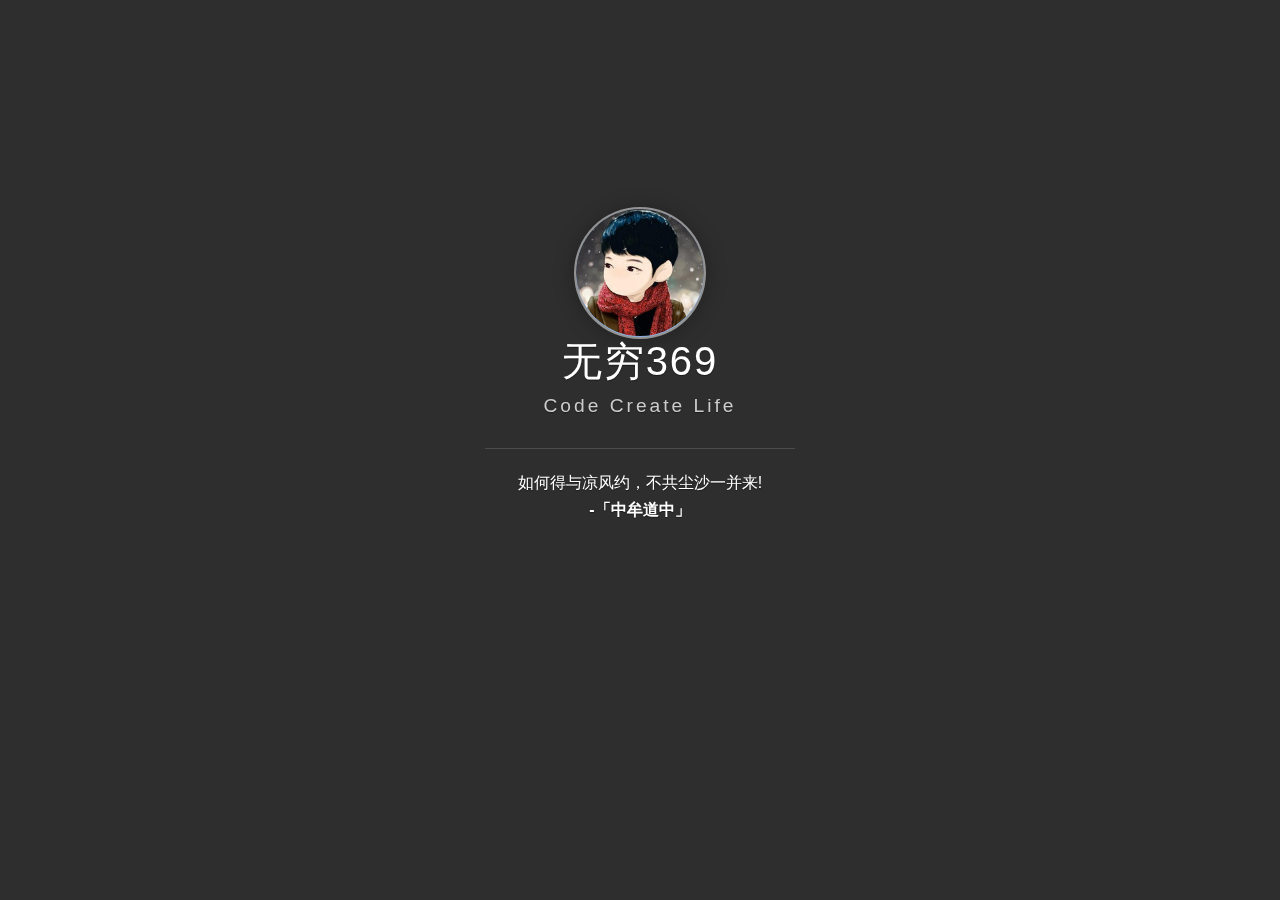
<file: index.html>
<!DOCTYPE html>
<html>

<head>
    <!-- Meta, title, CSS, favicons, etc. -->
    <meta charset="utf-8">
    <meta http-equiv="X-UA-Compatible" content="IE=edge">
    <meta name="viewport" content="width=device-width, initial-scale=1">
    <meta name="description" content="Dmego Home">
    <meta name="keywords" content="Dmego,Homepage">
    <meta name="author" content="Dmego">
    <title>张宇的主页</title>
    <link href='./assets/css/youziku.css' rel='stylesheet' type='text/css' />
    <link rel="stylesheet" type="text/css" href="./assets/css/vno.css">
    <link rel="stylesheet" type="text/css" href="./assets/css/iconfont.css">
    <link rel="apple-touch-icon" href="./apple-touch-icon.png">
    <link rel="icon" href="./favicon.ico">
</head>

<body>
    <span class="mobile btn-mobile-menu">
        <i class="social iconfont icon-list btn-mobile-menu__icon"></i>
        <i class="social iconfont icon-angleup btn-mobile-close__icon hidden"></i>
    </span>
    <header id="panel" class="panel-cover">
        <div class="panel-main">
            <div class="panel-main__inner panel-inverted">
                <div class="panel-main__content">
                    <a href="#" title="前往 张宇 的主页" class="profilepic">
                        <img src="./img/logo.jpg" width="80" alt="zhangyubk logo" class="js-avatar iUp show" />
                    </a>
                    <h1 class="panel-cover__title panel-title iUp">
                        <a href="#" title="link to homepage for zhangyubk">无穷369</a>
                    </h1>
                    <p class="panel-cover__subtitle panel-subtitle iUp">Code Create Life</p>
                    <hr class="panel-cover__divider iUp" />
                    <p id="description" class="panel-cover__description iUp">如何得与凉风约，不共尘沙一并来!
                        <br/>
                        <strong>-「中牟道中」</strong>
                    </p>
                    <div class="navigation-wrapper iUp">
                        <div>
                            <nav class="cover-navigation cover-navigation--primary">
                                <ul class="navigation">
                                    <li class="navigation__item">
                                        <a href="/" class="blog-button">首页</a>
                                    </li>
                                    <li class="navigation__item">
                                        <a href="https://www.jianshu.com/u/8281d3837b16" class="blog-button" target="_blank">博客</a>
                                    </li>
                                    <li class="navigation__item">
                                        <a href="/about.html" class="blog-button" target="_blank">简历</a>
                                    </li>
                                    <li class="navigation__item">
                                        <a href="https://space.bilibili.com/297564637" class="blog-button" target="_blank">关于</a>
                                    </li>
                                </ul>
                            </nav>
                        </div>
                        <div class="iUp">
                            <nav class="cover-navigation navigation--social">
                                <ul class="navigation">
                                    <li class="navigation__item">
                                        <a href="https://github.com/zy598586050" title="github" target="_blank">
                                            <i class='social iconfont icon-github'></i>
                                            <span class="label">github</span>
                                        </a>
                                    </li>
                                    <li class="navigation__item">
                                        <a href="https://blog.csdn.net/zy598586050" title="cnblogs" target="_blank">
                                            <i class='social iconfont icon-cnblogs'></i>
                                            <span class="label">cnblogs</span>
                                        </a>
                                    </li>

                                    <li class="navigation__item">
                                        <a href="https://www.zhihu.com/people/zhangyubk" title="zhihu" target="_blank">
                                            <i class='social iconfont icon-zhihu'></i>
                                            <span class="label">zhihu</span>
                                        </a>
                                    </li>
                                    <li class="navigation__item">
                                        <a href="mailto:598586050@qq.com" title="email">
                                            <i class='social iconfont icon-email'></i>
                                            <span class="label">email</span>
                                        </a>
                                    </li>
                                </ul>
                            </nav>
                        </div>
                    </div>
                </div>
            </div>
            <div class="panel-cover--overlay cover-slate"></div>
        </div>
    </header>
    <script type="text/javascript" src="./assets/js/jquery.min.js"></script>
    <script type="text/javascript" src="./assets/js/fetch.min.js"></script>
    <script type="text/javascript" src="./assets/js/main.js"></script>
</body>

</html>
</file>
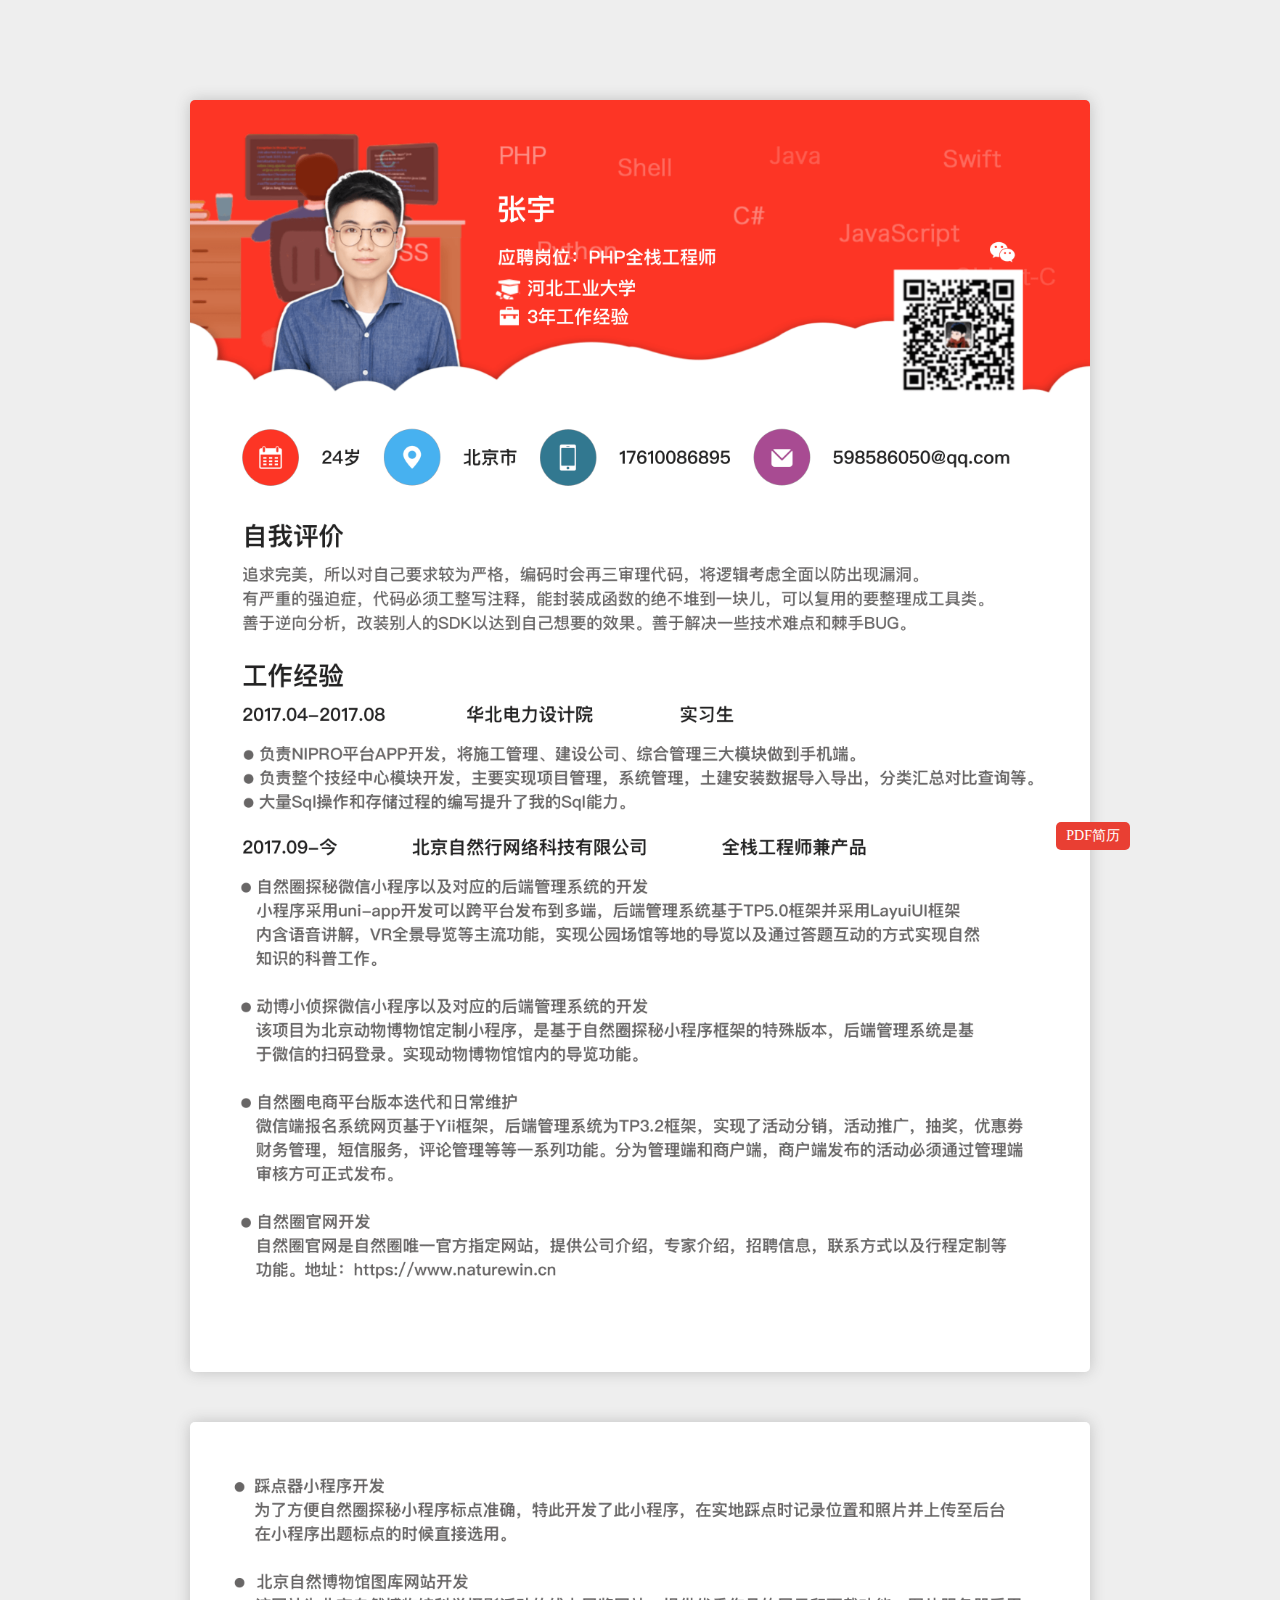
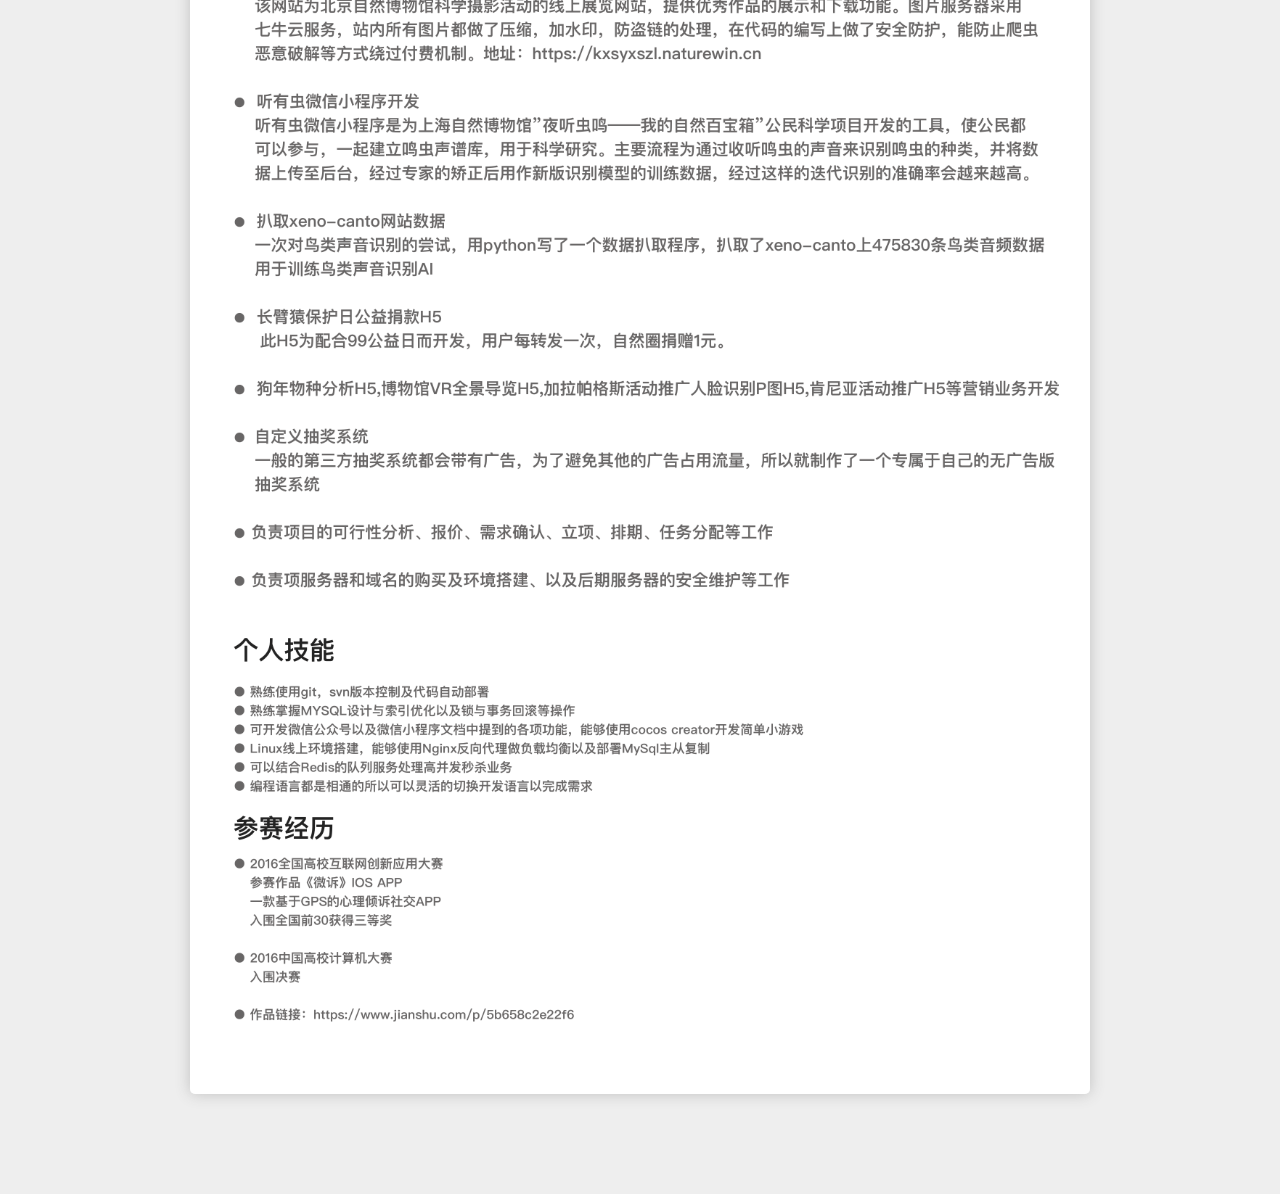
<file: about.html>
<!DOCTYPE html>
<html>

<head>
    <!-- Meta, title, CSS, favicons, etc. -->
    <meta charset="utf-8">
    <meta http-equiv="X-UA-Compatible" content="IE=edge,chrome=1">
    <meta name="viewport" content="width=device-width,initial-scale=1">
    <title>张宇的简历</title>
    <style>
    *{
        padding: 0;
        margin: 0;
    }
    body{
        background: #eee;
    }
    .content{
        display: flex;
        flex-direction: column;
        align-items: center;
        padding: 100px 0;
    }
    .content img{
        width: 900px;
        height: 1272px;
        box-shadow: 0 0 15px #c0c0c0;
        border-radius: 5px;
    }
    .dl{
        font-size: 14px;
        padding: 5px 10px;
        background: #E93F33;
        position: fixed;
        right: 150px;
        bottom: 50px;
        border-radius: 5px;
    }
    .dl a{
        color: #fff;
        text-decoration: none;
    }
    </style>
</head>

<body>
    <div class="content">
        <img src="1.png" />
        <img src="2.png" style="margin-top:50px;" />
        <div class="dl">
            <a href="pdf.pdf">PDF简历</a>
        </div>
    </div>
</body>
</html>
</file>
<file: assets/css/youziku.css>
@font-face {
    font-family:'EngraversOldEnglishBT-Bold';
    src: url('//cdn.webfont.youziku.com/webfonts/nomal/123918/33195/5c8368acf629d806a46ebc9d.gif?r=100509484700');
    src: url('//cdn.webfont.youziku.com/webfonts/nomal/123918/33195/5c8368acf629d806a46ebc9d.gif?r=100509484700?#iefix') format('embedded-opentype'), url('//cdn.webfont.youziku.com/webfonts/nomal/123918/33195/5c8368acf629d806a46ebc9d.png?r=100509484700') format('woff2'), url('//cdn.webfont.youziku.com/webfonts/nomal/123918/33195/5c8368acf629d806a46ebc9d.bmp?r=100509484700') format('woff');
    font-weight: normal;
    font-style: normal;
}
</file>
<file: assets/css/iconfont.css>
@font-face {font-family: "iconfont";
  src: url('iconfont.eot?t=1538765677655'); /* IE9*/
  src: url('iconfont.eot?t=1538765677655#iefix') format('embedded-opentype'), /* IE6-IE8 */
  url('[data-uri]') format('woff'),
  url('iconfont.ttf?t=1538765677655') format('truetype'), /* chrome, firefox, opera, Safari, Android, iOS 4.2+*/
  url('iconfont.svg?t=1538765677655#iconfont') format('svg'); /* iOS 4.1- */
}

.iconfont {
  font-family:"iconfont" !important;
  font-size:21px;
  font-style:normal;
  -webkit-font-smoothing: antialiased;
  -moz-osx-font-smoothing: grayscale;
}

.icon-coding:before { content: "\e62b"; }

.icon-angleup:before { content: "\e664"; }

.icon-weibo:before { content: "\e62d"; }

.icon-csdn:before { content: "\e60a"; }

.icon-jianshu:before { content: "\e675"; }

.icon-list:before { content: "\e625"; }

.icon-iconsf:before { content: "\e600"; }

.icon-email:before { content: "\e605"; }

.icon-zhihu:before { content: "\e8de"; }

.icon-cnblogs:before { content: "\e602"; }

.icon-juejin:before { content: "\e601"; }

.icon-mayun:before { content: "\e603"; }

.icon-github:before { content: "\e6e1"; }
</file>
<file: assets/css/vno.css>
.animated {
  -webkit-animation-fill-mode: both;
  -moz-animation-fill-mode: both;
  -ms-animation-fill-mode: both;
  -o-animation-fill-mode: both;
  animation-fill-mode: both;
  -webkit-animation-duration: 1s;
  -moz-animation-duration: 1s;
  -ms-animation-duration: 1s;
  -o-animation-duration: 1s;
  animation-duration: 1s;
}

.animated.hinge {
  -webkit-animation-duration: 1s;
  -moz-animation-duration: 1s;
  -ms-animation-duration: 1s;
  -o-animation-duration: 1s;
  animation-duration: 1s;
}

@-webkit-keyframes flash {

  0%,
  50%,
  100% {
    opacity: 1;
  }

  25%,
  75% {
    opacity: 0;
  }
}

@-moz-keyframes flash {

  0%,
  50%,
  100% {
    opacity: 1;
  }

  25%,
  75% {
    opacity: 0;
  }
}

@-o-keyframes flash {

  0%,
  50%,
  100% {
    opacity: 1;
  }

  25%,
  75% {
    opacity: 0;
  }
}

.flash {
  -webkit-animation-name: flash;
  -moz-animation-name: flash;
  -o-animation-name: flash;
  animation-name: flash;
}

@-webkit-keyframes shake {

  0%,
  100% {
    -webkit-transform: translateX(0);
  }

  10%,
  30%,
  50%,
  70%,
  90% {
    -webkit-transform: translateX(-10px);
  }

  20%,
  40%,
  60%,
  80% {
    -webkit-transform: translateX(10px);
  }
}

@-moz-keyframes shake {

  0%,
  100% {
    -moz-transform: translateX(0);
  }

  10%,
  30%,
  50%,
  70%,
  90% {
    -moz-transform: translateX(-10px);
  }

  20%,
  40%,
  60%,
  80% {
    -moz-transform: translateX(10px);
  }
}

@-o-keyframes shake {

  0%,
  100% {
    -o-transform: translateX(0);
  }

  10%,
  30%,
  50%,
  70%,
  90% {
    -o-transform: translateX(-10px);
  }

  20%,
  40%,
  60%,
  80% {
    -o-transform: translateX(10px);
  }
}

.shake {
  -webkit-animation-name: shake;
  -moz-animation-name: shake;
  -o-animation-name: shake;
  animation-name: shake;
}

@-webkit-keyframes bounce {

  0%,
  20%,
  50%,
  80%,
  100% {
    -webkit-transform: translateY(0);
  }

  40% {
    -webkit-transform: translateY(-30px);
  }

  60% {
    -webkit-transform: translateY(-15px);
  }
}

@-moz-keyframes bounce {

  0%,
  20%,
  50%,
  80%,
  100% {
    -moz-transform: translateY(0);
  }

  40% {
    -moz-transform: translateY(-30px);
  }

  60% {
    -moz-transform: translateY(-15px);
  }
}

@-o-keyframes bounce {

  0%,
  20%,
  50%,
  80%,
  100% {
    -o-transform: translateY(0);
  }

  40% {
    -o-transform: translateY(-30px);
  }

  60% {
    -o-transform: translateY(-15px);
  }
}

.bounce {
  -webkit-animation-name: bounce;
  -moz-animation-name: bounce;
  -o-animation-name: bounce;
  animation-name: bounce;
}

@-webkit-keyframes tada {
  0% {
    -webkit-transform: scale(1);
  }

  10%,
  20% {
    -webkit-transform: scale(0.9) rotate(-3deg);
  }

  30%,
  50%,
  70%,
  90% {
    -webkit-transform: scale(1.1) rotate(3deg);
  }

  40%,
  60%,
  80% {
    -webkit-transform: scale(1.1) rotate(-3deg);
  }

  100% {
    -webkit-transform: scale(1) rotate(0);
  }
}

@-moz-keyframes tada {
  0% {
    -moz-transform: scale(1);
  }

  10%,
  20% {
    -moz-transform: scale(0.9) rotate(-3deg);
  }

  30%,
  50%,
  70%,
  90% {
    -moz-transform: scale(1.1) rotate(3deg);
  }

  40%,
  60%,
  80% {
    -moz-transform: scale(1.1) rotate(-3deg);
  }

  100% {
    -moz-transform: scale(1) rotate(0);
  }
}

@-o-keyframes tada {
  0% {
    -o-transform: scale(1);
  }

  10%,
  20% {
    -o-transform: scale(0.9) rotate(-3deg);
  }

  30%,
  50%,
  70%,
  90% {
    -o-transform: scale(1.1) rotate(3deg);
  }

  40%,
  60%,
  80% {
    -o-transform: scale(1.1) rotate(-3deg);
  }

  100% {
    -o-transform: scale(1) rotate(0);
  }
}

.tada {
  -webkit-animation-name: tada;
  -moz-animation-name: tada;
  -o-animation-name: tada;
  animation-name: tada;
}

@-webkit-keyframes swing {

  20%,
  40%,
  60%,
  80%,
  100% {
    -webkit-transform-origin: top center;
  }

  20% {
    -webkit-transform: rotate(15deg);
  }

  40% {
    -webkit-transform: rotate(-10deg);
  }

  60% {
    -webkit-transform: rotate(5deg);
  }

  80% {
    -webkit-transform: rotate(-5deg);
  }

  100% {
    -webkit-transform: rotate(0deg);
  }
}

@-moz-keyframes swing {
  20% {
    -moz-transform: rotate(15deg);
  }

  40% {
    -moz-transform: rotate(-10deg);
  }

  60% {
    -moz-transform: rotate(5deg);
  }

  80% {
    -moz-transform: rotate(-5deg);
  }

  100% {
    -moz-transform: rotate(0deg);
  }
}

@-o-keyframes swing {
  20% {
    -o-transform: rotate(15deg);
  }

  40% {
    -o-transform: rotate(-10deg);
  }

  60% {
    -o-transform: rotate(5deg);
  }

  80% {
    -o-transform: rotate(-5deg);
  }

  100% {
    -o-transform: rotate(0deg);
  }
}

.swing {
  -webkit-transform-origin: top center;
  -moz-transform-origin: top center;
  -o-transform-origin: top center;
  transform-origin: top center;
  -webkit-animation-name: swing;
  -moz-animation-name: swing;
  -o-animation-name: swing;
  animation-name: swing;
}

@-webkit-keyframes wobble {
  0% {
    -webkit-transform: translateX(0%);
  }

  15% {
    -webkit-transform: translateX(-25%) rotate(-5deg);
  }

  30% {
    -webkit-transform: translateX(20%) rotate(3deg);
  }

  45% {
    -webkit-transform: translateX(-15%) rotate(-3deg);
  }

  60% {
    -webkit-transform: translateX(10%) rotate(2deg);
  }

  75% {
    -webkit-transform: translateX(-5%) rotate(-1deg);
  }

  100% {
    -webkit-transform: translateX(0%);
  }
}

@-moz-keyframes wobble {
  0% {
    -moz-transform: translateX(0%);
  }

  15% {
    -moz-transform: translateX(-25%) rotate(-5deg);
  }

  30% {
    -moz-transform: translateX(20%) rotate(3deg);
  }

  45% {
    -moz-transform: translateX(-15%) rotate(-3deg);
  }

  60% {
    -moz-transform: translateX(10%) rotate(2deg);
  }

  75% {
    -moz-transform: translateX(-5%) rotate(-1deg);
  }

  100% {
    -moz-transform: translateX(0%);
  }
}

@-o-keyframes wobble {
  0% {
    -o-transform: translateX(0%);
  }

  15% {
    -o-transform: translateX(-25%) rotate(-5deg);
  }

  30% {
    -o-transform: translateX(20%) rotate(3deg);
  }

  45% {
    -o-transform: translateX(-15%) rotate(-3deg);
  }

  60% {
    -o-transform: translateX(10%) rotate(2deg);
  }

  75% {
    -o-transform: translateX(-5%) rotate(-1deg);
  }

  100% {
    -o-transform: translateX(0%);
  }
}

.wobble {
  -webkit-animation-name: wobble;
  -moz-animation-name: wobble;
  -o-animation-name: wobble;
  animation-name: wobble;
}

@-webkit-keyframes pulse {
  0% {
    -webkit-transform: scale(1);
  }

  50% {
    -webkit-transform: scale(1.1);
  }

  100% {
    -webkit-transform: scale(1);
  }
}

@-moz-keyframes pulse {
  0% {
    -moz-transform: scale(1);
  }

  50% {
    -moz-transform: scale(1.1);
  }

  100% {
    -moz-transform: scale(1);
  }
}

@-o-keyframes pulse {
  0% {
    -o-transform: scale(1);
  }

  50% {
    -o-transform: scale(1.1);
  }

  100% {
    -o-transform: scale(1);
  }
}

.pulse {
  -webkit-animation-name: pulse;
  -moz-animation-name: pulse;
  -o-animation-name: pulse;
  animation-name: pulse;
}

@-webkit-keyframes flip {
  0% {
    -webkit-transform: perspective(400px) translateZ(0) rotateY(0) scale(1);
    -webkit-animation-timing-function: ease-out;
  }

  40% {
    -webkit-transform: perspective(400px) translateZ(150px) rotateY(170deg) scale(1);
    -webkit-animation-timing-function: ease-out;
  }

  50% {
    -webkit-transform: perspective(400px) translateZ(150px) rotateY(190deg) scale(1);
    -webkit-animation-timing-function: ease-in;
  }

  80% {
    -webkit-transform: perspective(400px) translateZ(0) rotateY(360deg) scale(0.95);
    -webkit-animation-timing-function: ease-in;
  }

  100% {
    -webkit-transform: perspective(400px) translateZ(0) rotateY(360deg) scale(1);
    -webkit-animation-timing-function: ease-in;
  }
}

@-moz-keyframes flip {
  0% {
    -moz-transform: perspective(400px) translateZ(0) rotateY(0) scale(1);
    -moz-animation-timing-function: ease-out;
  }

  40% {
    -moz-transform: perspective(400px) translateZ(150px) rotateY(170deg) scale(1);
    -moz-animation-timing-function: ease-out;
  }

  50% {
    -moz-transform: perspective(400px) translateZ(150px) rotateY(190deg) scale(1);
    -moz-animation-timing-function: ease-in;
  }

  80% {
    -moz-transform: perspective(400px) translateZ(0) rotateY(360deg) scale(0.95);
    -moz-animation-timing-function: ease-in;
  }

  100% {
    -moz-transform: perspective(400px) translateZ(0) rotateY(360deg) scale(1);
    -moz-animation-timing-function: ease-in;
  }
}

@-o-keyframes flip {
  0% {
    -o-transform: perspective(400px) translateZ(0) rotateY(0) scale(1);
    -o-animation-timing-function: ease-out;
  }

  40% {
    -o-transform: perspective(400px) translateZ(150px) rotateY(170deg) scale(1);
    -o-animation-timing-function: ease-out;
  }

  50% {
    -o-transform: perspective(400px) translateZ(150px) rotateY(190deg) scale(1);
    -o-animation-timing-function: ease-in;
  }

  80% {
    -o-transform: perspective(400px) translateZ(0) rotateY(360deg) scale(0.95);
    -o-animation-timing-function: ease-in;
  }

  100% {
    -o-transform: perspective(400px) translateZ(0) rotateY(360deg) scale(1);
    -o-animation-timing-function: ease-in;
  }
}

.animated.flip {
  -webkit-backface-visibility: visible !important;
  -webkit-animation-name: flip;
  -moz-backface-visibility: visible !important;
  -moz-animation-name: flip;
  -o-backface-visibility: visible !important;
  -o-animation-name: flip;
  backface-visibility: visible !important;
  animation-name: flip;
}

@-webkit-keyframes flipInX {
  0% {
    -webkit-transform: perspective(400px) rotateX(90deg);
    opacity: 0;
  }

  40% {
    -webkit-transform: perspective(400px) rotateX(-10deg);
  }

  70% {
    -webkit-transform: perspective(400px) rotateX(10deg);
  }

  100% {
    -webkit-transform: perspective(400px) rotateX(0deg);
    opacity: 1;
  }
}

@-moz-keyframes flipInX {
  0% {
    -moz-transform: perspective(400px) rotateX(90deg);
    opacity: 0;
  }

  40% {
    -moz-transform: perspective(400px) rotateX(-10deg);
  }

  70% {
    -moz-transform: perspective(400px) rotateX(10deg);
  }

  100% {
    -moz-transform: perspective(400px) rotateX(0deg);
    opacity: 1;
  }
}

@-o-keyframes flipInX {
  0% {
    -o-transform: perspective(400px) rotateX(90deg);
    opacity: 0;
  }

  40% {
    -o-transform: perspective(400px) rotateX(-10deg);
  }

  70% {
    -o-transform: perspective(400px) rotateX(10deg);
  }

  100% {
    -o-transform: perspective(400px) rotateX(0deg);
    opacity: 1;
  }
}

.flipInX {
  -webkit-backface-visibility: visible !important;
  -webkit-animation-name: flipInX;
  -moz-backface-visibility: visible !important;
  -moz-animation-name: flipInX;
  -o-backface-visibility: visible !important;
  -o-animation-name: flipInX;
  backface-visibility: visible !important;
  animation-name: flipInX;
}

@-webkit-keyframes flipOutX {
  0% {
    -webkit-transform: perspective(400px) rotateX(0deg);
    opacity: 1;
  }

  100% {
    -webkit-transform: perspective(400px) rotateX(90deg);
    opacity: 0;
  }
}

@-moz-keyframes flipOutX {
  0% {
    -moz-transform: perspective(400px) rotateX(0deg);
    opacity: 1;
  }

  100% {
    -moz-transform: perspective(400px) rotateX(90deg);
    opacity: 0;
  }
}

@-o-keyframes flipOutX {
  0% {
    -o-transform: perspective(400px) rotateX(0deg);
    opacity: 1;
  }

  100% {
    -o-transform: perspective(400px) rotateX(90deg);
    opacity: 0;
  }
}

.flipOutX {
  -webkit-animation-name: flipOutX;
  -webkit-backface-visibility: visible !important;
  -moz-animation-name: flipOutX;
  -moz-backface-visibility: visible !important;
  -o-animation-name: flipOutX;
  -o-backface-visibility: visible !important;
  animation-name: flipOutX;
  backface-visibility: visible !important;
}

@-webkit-keyframes flipInY {
  0% {
    -webkit-transform: perspective(400px) rotateY(90deg);
    opacity: 0;
  }

  40% {
    -webkit-transform: perspective(400px) rotateY(-10deg);
  }

  70% {
    -webkit-transform: perspective(400px) rotateY(10deg);
  }

  100% {
    -webkit-transform: perspective(400px) rotateY(0deg);
    opacity: 1;
  }
}

@-moz-keyframes flipInY {
  0% {
    -moz-transform: perspective(400px) rotateY(90deg);
    opacity: 0;
  }

  40% {
    -moz-transform: perspective(400px) rotateY(-10deg);
  }

  70% {
    -moz-transform: perspective(400px) rotateY(10deg);
  }

  100% {
    -moz-transform: perspective(400px) rotateY(0deg);
    opacity: 1;
  }
}

@-o-keyframes flipInY {
  0% {
    -o-transform: perspective(400px) rotateY(90deg);
    opacity: 0;
  }

  40% {
    -o-transform: perspective(400px) rotateY(-10deg);
  }

  70% {
    -o-transform: perspective(400px) rotateY(10deg);
  }

  100% {
    -o-transform: perspective(400px) rotateY(0deg);
    opacity: 1;
  }
}

.flipInY {
  -webkit-backface-visibility: visible !important;
  -webkit-animation-name: flipInY;
  -moz-backface-visibility: visible !important;
  -moz-animation-name: flipInY;
  -o-backface-visibility: visible !important;
  -o-animation-name: flipInY;
  backface-visibility: visible !important;
  animation-name: flipInY;
}

@-webkit-keyframes flipOutY {
  0% {
    -webkit-transform: perspective(400px) rotateY(0deg);
    opacity: 1;
  }

  100% {
    -webkit-transform: perspective(400px) rotateY(90deg);
    opacity: 0;
  }
}

@-moz-keyframes flipOutY {
  0% {
    -moz-transform: perspective(400px) rotateY(0deg);
    opacity: 1;
  }

  100% {
    -moz-transform: perspective(400px) rotateY(90deg);
    opacity: 0;
  }
}

@-o-keyframes flipOutY {
  0% {
    -o-transform: perspective(400px) rotateY(0deg);
    opacity: 1;
  }

  100% {
    -o-transform: perspective(400px) rotateY(90deg);
    opacity: 0;
  }
}

.flipOutY {
  -webkit-backface-visibility: visible !important;
  -webkit-animation-name: flipOutY;
  -moz-backface-visibility: visible !important;
  -moz-animation-name: flipOutY;
  -o-backface-visibility: visible !important;
  -o-animation-name: flipOutY;
  backface-visibility: visible !important;
  animation-name: flipOutY;
}

@-webkit-keyframes fadeIn {
  0% {
    opacity: 0;
  }

  100% {
    opacity: 1;
  }
}

@-moz-keyframes fadeIn {
  0% {
    opacity: 0;
  }

  100% {
    opacity: 1;
  }
}

@-o-keyframes fadeIn {
  0% {
    opacity: 0;
  }

  100% {
    opacity: 1;
  }
}

.fadeIn {
  -webkit-animation-name: fadeIn;
  -moz-animation-name: fadeIn;
  -o-animation-name: fadeIn;
  animation-name: fadeIn;
}

@-webkit-keyframes fadeInUp {
  0% {
    opacity: 0;
    -webkit-transform: translateY(20px);
  }

  100% {
    opacity: 1;
    -webkit-transform: translateY(0);
  }
}

@-moz-keyframes fadeInUp {
  0% {
    opacity: 0;
    -moz-transform: translateY(20px);
  }

  100% {
    opacity: 1;
    -moz-transform: translateY(0);
  }
}

@-o-keyframes fadeInUp {
  0% {
    opacity: 0;
    -o-transform: translateY(20px);
  }

  100% {
    opacity: 1;
    -o-transform: translateY(0);
  }
}

.fadeInUp {
  -webkit-animation-name: fadeInUp;
  -moz-animation-name: fadeInUp;
  -o-animation-name: fadeInUp;
  animation-name: fadeInUp;
}

@-webkit-keyframes fadeInDown {
  0% {
    opacity: 0;
    -webkit-transform: translateY(-20px);
  }

  100% {
    opacity: 1;
    -webkit-transform: translateY(0);
  }
}

@-moz-keyframes fadeInDown {
  0% {
    opacity: 0;
    -moz-transform: translateY(-20px);
  }

  100% {
    opacity: 1;
    -moz-transform: translateY(0);
  }
}

@-o-keyframes fadeInDown {
  0% {
    opacity: 0;
    -o-transform: translateY(-20px);
  }

  100% {
    opacity: 1;
    -o-transform: translateY(0);
  }
}

.fadeInDown {
  -webkit-animation-name: fadeInDown;
  -moz-animation-name: fadeInDown;
  -o-animation-name: fadeInDown;
  animation-name: fadeInDown;
}

@-webkit-keyframes fadeInLeft {
  0% {
    opacity: 0;
    -webkit-transform: translateX(-20px);
  }

  100% {
    opacity: 1;
    -webkit-transform: translateX(0);
  }
}

@-moz-keyframes fadeInLeft {
  0% {
    opacity: 0;
    -moz-transform: translateX(-20px);
  }

  100% {
    opacity: 1;
    -moz-transform: translateX(0);
  }
}

@-o-keyframes fadeInLeft {
  0% {
    opacity: 0;
    -o-transform: translateX(-20px);
  }

  100% {
    opacity: 1;
    -o-transform: translateX(0);
  }
}

.fadeInLeft {
  -webkit-animation-name: fadeInLeft;
  -moz-animation-name: fadeInLeft;
  -o-animation-name: fadeInLeft;
  animation-name: fadeInLeft;
}

@-webkit-keyframes fadeInRight {
  0% {
    opacity: 0;
    -webkit-transform: translateX(20px);
  }

  100% {
    opacity: 1;
    -webkit-transform: translateX(0);
  }
}

@-moz-keyframes fadeInRight {
  0% {
    opacity: 0;
    -moz-transform: translateX(20px);
  }

  100% {
    opacity: 1;
    -moz-transform: translateX(0);
  }
}

@-o-keyframes fadeInRight {
  0% {
    opacity: 0;
    -o-transform: translateX(20px);
  }

  100% {
    opacity: 1;
    -o-transform: translateX(0);
  }
}

.fadeInRight {
  -webkit-animation-name: fadeInRight;
  -moz-animation-name: fadeInRight;
  -o-animation-name: fadeInRight;
  animation-name: fadeInRight;
}

@-webkit-keyframes fadeInUpBig {
  0% {
    opacity: 0;
    -webkit-transform: translateY(2000px);
  }

  100% {
    opacity: 1;
    -webkit-transform: translateY(0);
  }
}

@-moz-keyframes fadeInUpBig {
  0% {
    opacity: 0;
    -moz-transform: translateY(2000px);
  }

  100% {
    opacity: 1;
    -moz-transform: translateY(0);
  }
}

@-o-keyframes fadeInUpBig {
  0% {
    opacity: 0;
    -o-transform: translateY(2000px);
  }

  100% {
    opacity: 1;
    -o-transform: translateY(0);
  }
}

.fadeInUpBig {
  -webkit-animation-name: fadeInUpBig;
  -moz-animation-name: fadeInUpBig;
  -o-animation-name: fadeInUpBig;
  animation-name: fadeInUpBig;
}

@-webkit-keyframes fadeInDownBig {
  0% {
    opacity: 0;
    -webkit-transform: translateY(-2000px);
  }

  100% {
    opacity: 1;
    -webkit-transform: translateY(0);
  }
}

@-moz-keyframes fadeInDownBig {
  0% {
    opacity: 0;
    -moz-transform: translateY(-2000px);
  }

  100% {
    opacity: 1;
    -moz-transform: translateY(0);
  }
}

@-o-keyframes fadeInDownBig {
  0% {
    opacity: 0;
    -o-transform: translateY(-2000px);
  }

  100% {
    opacity: 1;
    -o-transform: translateY(0);
  }
}

.fadeInDownBig {
  -webkit-animation-name: fadeInDownBig;
  -moz-animation-name: fadeInDownBig;
  -o-animation-name: fadeInDownBig;
  animation-name: fadeInDownBig;
}

@-webkit-keyframes fadeInLeftBig {
  0% {
    opacity: 0;
    -webkit-transform: translateX(-2000px);
  }

  100% {
    opacity: 1;
    -webkit-transform: translateX(0);
  }
}

@-moz-keyframes fadeInLeftBig {
  0% {
    opacity: 0;
    -moz-transform: translateX(-2000px);
  }

  100% {
    opacity: 1;
    -moz-transform: translateX(0);
  }
}

@-o-keyframes fadeInLeftBig {
  0% {
    opacity: 0;
    -o-transform: translateX(-2000px);
  }

  100% {
    opacity: 1;
    -o-transform: translateX(0);
  }
}

.fadeInLeftBig {
  -webkit-animation-name: fadeInLeftBig;
  -moz-animation-name: fadeInLeftBig;
  -o-animation-name: fadeInLeftBig;
  animation-name: fadeInLeftBig;
}

@-webkit-keyframes fadeInRightBig {
  0% {
    opacity: 0;
    -webkit-transform: translateX(2000px);
  }

  100% {
    opacity: 1;
    -webkit-transform: translateX(0);
  }
}

@-moz-keyframes fadeInRightBig {
  0% {
    opacity: 0;
    -moz-transform: translateX(2000px);
  }

  100% {
    opacity: 1;
    -moz-transform: translateX(0);
  }
}

@-o-keyframes fadeInRightBig {
  0% {
    opacity: 0;
    -o-transform: translateX(2000px);
  }

  100% {
    opacity: 1;
    -o-transform: translateX(0);
  }
}

.fadeInRightBig {
  -webkit-animation-name: fadeInRightBig;
  -moz-animation-name: fadeInRightBig;
  -o-animation-name: fadeInRightBig;
  animation-name: fadeInRightBig;
}

@-webkit-keyframes fadeOut {
  0% {
    opacity: 1;
  }

  100% {
    opacity: 0;
  }
}

@-moz-keyframes fadeOut {
  0% {
    opacity: 1;
  }

  100% {
    opacity: 0;
  }
}

@-o-keyframes fadeOut {
  0% {
    opacity: 1;
  }

  100% {
    opacity: 0;
  }
}

.fadeOut {
  -webkit-animation-name: fadeOut;
  -moz-animation-name: fadeOut;
  -o-animation-name: fadeOut;
  animation-name: fadeOut;
}

@-webkit-keyframes fadeOutUp {
  0% {
    opacity: 1;
    -webkit-transform: translateY(0);
  }

  100% {
    opacity: 0;
    -webkit-transform: translateY(-20px);
  }
}

@-moz-keyframes fadeOutUp {
  0% {
    opacity: 1;
    -moz-transform: translateY(0);
  }

  100% {
    opacity: 0;
    -moz-transform: translateY(-20px);
  }
}

@-o-keyframes fadeOutUp {
  0% {
    opacity: 1;
    -o-transform: translateY(0);
  }

  100% {
    opacity: 0;
    -o-transform: translateY(-20px);
  }
}

.fadeOutUp {
  -webkit-animation-name: fadeOutUp;
  -moz-animation-name: fadeOutUp;
  -o-animation-name: fadeOutUp;
  animation-name: fadeOutUp;
}

@-webkit-keyframes fadeOutDown {
  0% {
    opacity: 1;
    -webkit-transform: translateY(0);
  }

  100% {
    opacity: 0;
    -webkit-transform: translateY(20px);
  }
}

@-moz-keyframes fadeOutDown {
  0% {
    opacity: 1;
    -moz-transform: translateY(0);
  }

  100% {
    opacity: 0;
    -moz-transform: translateY(20px);
  }
}

@-o-keyframes fadeOutDown {
  0% {
    opacity: 1;
    -o-transform: translateY(0);
  }

  100% {
    opacity: 0;
    -o-transform: translateY(20px);
  }
}

.fadeOutDown {
  -webkit-animation-name: fadeOutDown;
  -moz-animation-name: fadeOutDown;
  -o-animation-name: fadeOutDown;
  animation-name: fadeOutDown;
}

@-webkit-keyframes fadeOutLeft {
  0% {
    opacity: 1;
    -webkit-transform: translateX(0);
  }

  100% {
    opacity: 0;
    -webkit-transform: translateX(-20px);
  }
}

@-moz-keyframes fadeOutLeft {
  0% {
    opacity: 1;
    -moz-transform: translateX(0);
  }

  100% {
    opacity: 0;
    -moz-transform: translateX(-20px);
  }
}

@-o-keyframes fadeOutLeft {
  0% {
    opacity: 1;
    -o-transform: translateX(0);
  }

  100% {
    opacity: 0;
    -o-transform: translateX(-20px);
  }
}

.fadeOutLeft {
  -webkit-animation-name: fadeOutLeft;
  -moz-animation-name: fadeOutLeft;
  -o-animation-name: fadeOutLeft;
  animation-name: fadeOutLeft;
}

@-webkit-keyframes fadeOutRight {
  0% {
    opacity: 1;
    -webkit-transform: translateX(0);
  }

  100% {
    opacity: 0;
    -webkit-transform: translateX(20px);
  }
}

@-moz-keyframes fadeOutRight {
  0% {
    opacity: 1;
    -moz-transform: translateX(0);
  }

  100% {
    opacity: 0;
    -moz-transform: translateX(20px);
  }
}

@-o-keyframes fadeOutRight {
  0% {
    opacity: 1;
    -o-transform: translateX(0);
  }

  100% {
    opacity: 0;
    -o-transform: translateX(20px);
  }
}

.fadeOutRight {
  -webkit-animation-name: fadeOutRight;
  -moz-animation-name: fadeOutRight;
  -o-animation-name: fadeOutRight;
  animation-name: fadeOutRight;
}

@-webkit-keyframes fadeOutUpBig {
  0% {
    opacity: 1;
    -webkit-transform: translateY(0);
  }

  100% {
    opacity: 0;
    -webkit-transform: translateY(-2000px);
  }
}

@-moz-keyframes fadeOutUpBig {
  0% {
    opacity: 1;
    -moz-transform: translateY(0);
  }

  100% {
    opacity: 0;
    -moz-transform: translateY(-2000px);
  }
}

@-o-keyframes fadeOutUpBig {
  0% {
    opacity: 1;
    -o-transform: translateY(0);
  }

  100% {
    opacity: 0;
    -o-transform: translateY(-2000px);
  }
}

.fadeOutUpBig {
  -webkit-animation-name: fadeOutUpBig;
  -moz-animation-name: fadeOutUpBig;
  -o-animation-name: fadeOutUpBig;
  animation-name: fadeOutUpBig;
}

@-webkit-keyframes fadeOutDownBig {
  0% {
    opacity: 1;
    -webkit-transform: translateY(0);
  }

  100% {
    opacity: 0;
    -webkit-transform: translateY(2000px);
  }
}

@-moz-keyframes fadeOutDownBig {
  0% {
    opacity: 1;
    -moz-transform: translateY(0);
  }

  100% {
    opacity: 0;
    -moz-transform: translateY(2000px);
  }
}

@-o-keyframes fadeOutDownBig {
  0% {
    opacity: 1;
    -o-transform: translateY(0);
  }

  100% {
    opacity: 0;
    -o-transform: translateY(2000px);
  }
}

.fadeOutDownBig {
  -webkit-animation-name: fadeOutDownBig;
  -moz-animation-name: fadeOutDownBig;
  -o-animation-name: fadeOutDownBig;
  animation-name: fadeOutDownBig;
}

@-webkit-keyframes fadeOutLeftBig {
  0% {
    opacity: 1;
    -webkit-transform: translateX(0);
  }

  100% {
    opacity: 0;
    -webkit-transform: translateX(-2000px);
  }
}

@-moz-keyframes fadeOutLeftBig {
  0% {
    opacity: 1;
    -moz-transform: translateX(0);
  }

  100% {
    opacity: 0;
    -moz-transform: translateX(-2000px);
  }
}

@-o-keyframes fadeOutLeftBig {
  0% {
    opacity: 1;
    -o-transform: translateX(0);
  }

  100% {
    opacity: 0;
    -o-transform: translateX(-2000px);
  }
}

.fadeOutLeftBig {
  -webkit-animation-name: fadeOutLeftBig;
  -moz-animation-name: fadeOutLeftBig;
  -o-animation-name: fadeOutLeftBig;
  animation-name: fadeOutLeftBig;
}

@-webkit-keyframes fadeOutRightBig {
  0% {
    opacity: 1;
    -webkit-transform: translateX(0);
  }

  100% {
    opacity: 0;
    -webkit-transform: translateX(2000px);
  }
}

@-moz-keyframes fadeOutRightBig {
  0% {
    opacity: 1;
    -moz-transform: translateX(0);
  }

  100% {
    opacity: 0;
    -moz-transform: translateX(2000px);
  }
}

@-o-keyframes fadeOutRightBig {
  0% {
    opacity: 1;
    -o-transform: translateX(0);
  }

  100% {
    opacity: 0;
    -o-transform: translateX(2000px);
  }
}

.fadeOutRightBig {
  -webkit-animation-name: fadeOutRightBig;
  -moz-animation-name: fadeOutRightBig;
  -o-animation-name: fadeOutRightBig;
  animation-name: fadeOutRightBig;
}

@-webkit-keyframes slideInDown {
  0% {
    opacity: 0;
    -webkit-transform: translateY(-2000px);
  }

  100% {
    -webkit-transform: translateY(0);
  }
}

@-moz-keyframes slideInDown {
  0% {
    opacity: 0;
    -moz-transform: translateY(-2000px);
  }

  100% {
    -moz-transform: translateY(0);
  }
}

@-o-keyframes slideInDown {
  0% {
    opacity: 0;
    -o-transform: translateY(-2000px);
  }

  100% {
    -o-transform: translateY(0);
  }
}

.slideInDown {
  -webkit-animation-name: slideInDown;
  -moz-animation-name: slideInDown;
  -o-animation-name: slideInDown;
  animation-name: slideInDown;
}

@-webkit-keyframes slideInLeft {
  0% {
    opacity: 0;
    -webkit-transform: translateX(-2000px);
  }

  100% {
    -webkit-transform: translateX(0);
  }
}

@-moz-keyframes slideInLeft {
  0% {
    opacity: 0;
    -moz-transform: translateX(-2000px);
  }

  100% {
    -moz-transform: translateX(0);
  }
}

@-o-keyframes slideInLeft {
  0% {
    opacity: 0;
    -o-transform: translateX(-2000px);
  }

  100% {
    -o-transform: translateX(0);
  }
}

.slideInLeft {
  -webkit-animation-name: slideInLeft;
  -moz-animation-name: slideInLeft;
  -o-animation-name: slideInLeft;
  animation-name: slideInLeft;
}

@-webkit-keyframes slideInRight {
  0% {
    opacity: 0;
    -webkit-transform: translateX(2000px);
  }

  100% {
    -webkit-transform: translateX(0);
  }
}

@-moz-keyframes slideInRight {
  0% {
    opacity: 0;
    -moz-transform: translateX(2000px);
  }

  100% {
    -moz-transform: translateX(0);
  }
}

@-o-keyframes slideInRight {
  0% {
    opacity: 0;
    -o-transform: translateX(2000px);
  }

  100% {
    -o-transform: translateX(0);
  }
}

.slideInRight {
  -webkit-animation-name: slideInRight;
  -moz-animation-name: slideInRight;
  -o-animation-name: slideInRight;
  animation-name: slideInRight;
}

@-webkit-keyframes slideOutUp {
  0% {
    -webkit-transform: translateY(0);
  }

  100% {
    opacity: 0;
    -webkit-transform: translateY(-2000px);
  }
}

@-moz-keyframes slideOutUp {
  0% {
    -moz-transform: translateY(0);
  }

  100% {
    opacity: 0;
    -moz-transform: translateY(-2000px);
  }
}

@-o-keyframes slideOutUp {
  0% {
    -o-transform: translateY(0);
  }

  100% {
    opacity: 0;
    -o-transform: translateY(-2000px);
  }
}

.slideOutUp {
  -webkit-animation-name: slideOutUp;
  -moz-animation-name: slideOutUp;
  -o-animation-name: slideOutUp;
  animation-name: slideOutUp;
}

@-webkit-keyframes slideOutLeft {
  0% {
    -webkit-transform: translateX(0);
  }

  100% {
    opacity: 0;
    -webkit-transform: translateX(-2000px);
  }
}

@-moz-keyframes slideOutLeft {
  0% {
    -moz-transform: translateX(0);
  }

  100% {
    opacity: 0;
    -moz-transform: translateX(-2000px);
  }
}

@-o-keyframes slideOutLeft {
  0% {
    -o-transform: translateX(0);
  }

  100% {
    opacity: 0;
    -o-transform: translateX(-2000px);
  }
}

.slideOutLeft {
  -webkit-animation-name: slideOutLeft;
  -moz-animation-name: slideOutLeft;
  -o-animation-name: slideOutLeft;
  animation-name: slideOutLeft;
}

@-webkit-keyframes slideOutRight {
  0% {
    -webkit-transform: translateX(0);
  }

  100% {
    opacity: 0;
    -webkit-transform: translateX(2000px);
  }
}

@-moz-keyframes slideOutRight {
  0% {
    -moz-transform: translateX(0);
  }

  100% {
    opacity: 0;
    -moz-transform: translateX(2000px);
  }
}

@-o-keyframes slideOutRight {
  0% {
    -o-transform: translateX(0);
  }

  100% {
    opacity: 0;
    -o-transform: translateX(2000px);
  }
}

.slideOutRight {
  -webkit-animation-name: slideOutRight;
  -moz-animation-name: slideOutRight;
  -o-animation-name: slideOutRight;
  animation-name: slideOutRight;
}

@-webkit-keyframes bounceIn {
  0% {
    opacity: 0;
    -webkit-transform: scale(0.3);
  }

  50% {
    opacity: 1;
    -webkit-transform: scale(1.05);
  }

  70% {
    -webkit-transform: scale(0.9);
  }

  100% {
    -webkit-transform: scale(1);
  }
}

@-moz-keyframes bounceIn {
  0% {
    opacity: 0;
    -moz-transform: scale(0.3);
  }

  50% {
    opacity: 1;
    -moz-transform: scale(1.05);
  }

  70% {
    -moz-transform: scale(0.9);
  }

  100% {
    -moz-transform: scale(1);
  }
}

@-o-keyframes bounceIn {
  0% {
    opacity: 0;
    -o-transform: scale(0.3);
  }

  50% {
    opacity: 1;
    -o-transform: scale(1.05);
  }

  70% {
    -o-transform: scale(0.9);
  }

  100% {
    -o-transform: scale(1);
  }
}

.bounceIn {
  -webkit-animation-name: bounceIn;
  -moz-animation-name: bounceIn;
  -o-animation-name: bounceIn;
  animation-name: bounceIn;
}

@-webkit-keyframes bounceInUp {
  0% {
    opacity: 0;
    -webkit-transform: translateY(2000px);
  }

  60% {
    opacity: 1;
    -webkit-transform: translateY(-30px);
  }

  80% {
    -webkit-transform: translateY(10px);
  }

  100% {
    -webkit-transform: translateY(0);
  }
}

@-moz-keyframes bounceInUp {
  0% {
    opacity: 0;
    -moz-transform: translateY(2000px);
  }

  60% {
    opacity: 1;
    -moz-transform: translateY(-30px);
  }

  80% {
    -moz-transform: translateY(10px);
  }

  100% {
    -moz-transform: translateY(0);
  }
}

@-o-keyframes bounceInUp {
  0% {
    opacity: 0;
    -o-transform: translateY(2000px);
  }

  60% {
    opacity: 1;
    -o-transform: translateY(-30px);
  }

  80% {
    -o-transform: translateY(10px);
  }

  100% {
    -o-transform: translateY(0);
  }
}

.bounceInUp {
  -webkit-animation-name: bounceInUp;
  -moz-animation-name: bounceInUp;
  -o-animation-name: bounceInUp;
  animation-name: bounceInUp;
}

@-webkit-keyframes bounceInDown {
  0% {
    opacity: 0;
    -webkit-transform: translateY(-2000px);
  }

  60% {
    opacity: 1;
    -webkit-transform: translateY(30px);
  }

  80% {
    -webkit-transform: translateY(-10px);
  }

  100% {
    -webkit-transform: translateY(0);
  }
}

@-moz-keyframes bounceInDown {
  0% {
    opacity: 0;
    -moz-transform: translateY(-2000px);
  }

  60% {
    opacity: 1;
    -moz-transform: translateY(30px);
  }

  80% {
    -moz-transform: translateY(-10px);
  }

  100% {
    -moz-transform: translateY(0);
  }
}

@-o-keyframes bounceInDown {
  0% {
    opacity: 0;
    -o-transform: translateY(-2000px);
  }

  60% {
    opacity: 1;
    -o-transform: translateY(30px);
  }

  80% {
    -o-transform: translateY(-10px);
  }

  100% {
    -o-transform: translateY(0);
  }
}

.bounceInDown {
  -webkit-animation-name: bounceInDown;
  -moz-animation-name: bounceInDown;
  -o-animation-name: bounceInDown;
  animation-name: bounceInDown;
}

@-webkit-keyframes bounceInLeft {
  0% {
    opacity: 0;
    -webkit-transform: translateX(-2000px);
  }

  60% {
    opacity: 1;
    -webkit-transform: translateX(30px);
  }

  80% {
    -webkit-transform: translateX(-10px);
  }

  100% {
    -webkit-transform: translateX(0);
  }
}

@-moz-keyframes bounceInLeft {
  0% {
    opacity: 0;
    -moz-transform: translateX(-2000px);
  }

  60% {
    opacity: 1;
    -moz-transform: translateX(30px);
  }

  80% {
    -moz-transform: translateX(-10px);
  }

  100% {
    -moz-transform: translateX(0);
  }
}

@-o-keyframes bounceInLeft {
  0% {
    opacity: 0;
    -o-transform: translateX(-2000px);
  }

  60% {
    opacity: 1;
    -o-transform: translateX(30px);
  }

  80% {
    -o-transform: translateX(-10px);
  }

  100% {
    -o-transform: translateX(0);
  }
}

.bounceInLeft {
  -webkit-animation-name: bounceInLeft;
  -moz-animation-name: bounceInLeft;
  -o-animation-name: bounceInLeft;
  animation-name: bounceInLeft;
}

@-webkit-keyframes bounceInRight {
  0% {
    opacity: 0;
    -webkit-transform: translateX(2000px);
  }

  60% {
    opacity: 1;
    -webkit-transform: translateX(-30px);
  }

  80% {
    -webkit-transform: translateX(10px);
  }

  100% {
    -webkit-transform: translateX(0);
  }
}

@-moz-keyframes bounceInRight {
  0% {
    opacity: 0;
    -moz-transform: translateX(2000px);
  }

  60% {
    opacity: 1;
    -moz-transform: translateX(-30px);
  }

  80% {
    -moz-transform: translateX(10px);
  }

  100% {
    -moz-transform: translateX(0);
  }
}

@-o-keyframes bounceInRight {
  0% {
    opacity: 0;
    -o-transform: translateX(2000px);
  }

  60% {
    opacity: 1;
    -o-transform: translateX(-30px);
  }

  80% {
    -o-transform: translateX(10px);
  }

  100% {
    -o-transform: translateX(0);
  }
}

.bounceInRight {
  -webkit-animation-name: bounceInRight;
  -moz-animation-name: bounceInRight;
  -o-animation-name: bounceInRight;
  animation-name: bounceInRight;
}

@-webkit-keyframes bounceOut {
  0% {
    -webkit-transform: scale(1);
  }

  25% {
    -webkit-transform: scale(0.95);
  }

  50% {
    opacity: 1;
    -webkit-transform: scale(1.1);
  }

  100% {
    opacity: 0;
    -webkit-transform: scale(0.3);
  }
}

@-moz-keyframes bounceOut {
  0% {
    -moz-transform: scale(1);
  }

  25% {
    -moz-transform: scale(0.95);
  }

  50% {
    opacity: 1;
    -moz-transform: scale(1.1);
  }

  100% {
    opacity: 0;
    -moz-transform: scale(0.3);
  }
}

@-o-keyframes bounceOut {
  0% {
    -o-transform: scale(1);
  }

  25% {
    -o-transform: scale(0.95);
  }

  50% {
    opacity: 1;
    -o-transform: scale(1.1);
  }

  100% {
    opacity: 0;
    -o-transform: scale(0.3);
  }
}

.bounceOut {
  -webkit-animation-name: bounceOut;
  -moz-animation-name: bounceOut;
  -o-animation-name: bounceOut;
  animation-name: bounceOut;
}

@-webkit-keyframes bounceOutUp {
  0% {
    -webkit-transform: translateY(0);
  }

  20% {
    opacity: 1;
    -webkit-transform: translateY(20px);
  }

  100% {
    opacity: 0;
    -webkit-transform: translateY(-2000px);
  }
}

@-moz-keyframes bounceOutUp {
  0% {
    -moz-transform: translateY(0);
  }

  20% {
    opacity: 1;
    -moz-transform: translateY(20px);
  }

  100% {
    opacity: 0;
    -moz-transform: translateY(-2000px);
  }
}

@-o-keyframes bounceOutUp {
  0% {
    -o-transform: translateY(0);
  }

  20% {
    opacity: 1;
    -o-transform: translateY(20px);
  }

  100% {
    opacity: 0;
    -o-transform: translateY(-2000px);
  }
}

.bounceOutUp {
  -webkit-animation-name: bounceOutUp;
  -moz-animation-name: bounceOutUp;
  -o-animation-name: bounceOutUp;
  animation-name: bounceOutUp;
}

@-webkit-keyframes bounceOutDown {
  0% {
    -webkit-transform: translateY(0);
  }

  20% {
    opacity: 1;
    -webkit-transform: translateY(-20px);
  }

  100% {
    opacity: 0;
    -webkit-transform: translateY(2000px);
  }
}

@-moz-keyframes bounceOutDown {
  0% {
    -moz-transform: translateY(0);
  }

  20% {
    opacity: 1;
    -moz-transform: translateY(-20px);
  }

  100% {
    opacity: 0;
    -moz-transform: translateY(2000px);
  }
}

@-o-keyframes bounceOutDown {
  0% {
    -o-transform: translateY(0);
  }

  20% {
    opacity: 1;
    -o-transform: translateY(-20px);
  }

  100% {
    opacity: 0;
    -o-transform: translateY(2000px);
  }
}

.bounceOutDown {
  -webkit-animation-name: bounceOutDown;
  -moz-animation-name: bounceOutDown;
  -o-animation-name: bounceOutDown;
  animation-name: bounceOutDown;
}

@-webkit-keyframes bounceOutLeft {
  0% {
    -webkit-transform: translateX(0);
  }

  20% {
    opacity: 1;
    -webkit-transform: translateX(20px);
  }

  100% {
    opacity: 0;
    -webkit-transform: translateX(-2000px);
  }
}

@-moz-keyframes bounceOutLeft {
  0% {
    -moz-transform: translateX(0);
  }

  20% {
    opacity: 1;
    -moz-transform: translateX(20px);
  }

  100% {
    opacity: 0;
    -moz-transform: translateX(-2000px);
  }
}

@-o-keyframes bounceOutLeft {
  0% {
    -o-transform: translateX(0);
  }

  20% {
    opacity: 1;
    -o-transform: translateX(20px);
  }

  100% {
    opacity: 0;
    -o-transform: translateX(-2000px);
  }
}

.bounceOutLeft {
  -webkit-animation-name: bounceOutLeft;
  -moz-animation-name: bounceOutLeft;
  -o-animation-name: bounceOutLeft;
  animation-name: bounceOutLeft;
}

@-webkit-keyframes bounceOutRight {
  0% {
    -webkit-transform: translateX(0);
  }

  20% {
    opacity: 1;
    -webkit-transform: translateX(-20px);
  }

  100% {
    opacity: 0;
    -webkit-transform: translateX(2000px);
  }
}

@-moz-keyframes bounceOutRight {
  0% {
    -moz-transform: translateX(0);
  }

  20% {
    opacity: 1;
    -moz-transform: translateX(-20px);
  }

  100% {
    opacity: 0;
    -moz-transform: translateX(2000px);
  }
}

@-o-keyframes bounceOutRight {
  0% {
    -o-transform: translateX(0);
  }

  20% {
    opacity: 1;
    -o-transform: translateX(-20px);
  }

  100% {
    opacity: 0;
    -o-transform: translateX(2000px);
  }
}

.bounceOutRight {
  -webkit-animation-name: bounceOutRight;
  -moz-animation-name: bounceOutRight;
  -o-animation-name: bounceOutRight;
  animation-name: bounceOutRight;
}

@-webkit-keyframes rotateIn {
  0% {
    -webkit-transform-origin: center center;
    -webkit-transform: rotate(-200deg);
    opacity: 0;
  }

  100% {
    -webkit-transform-origin: center center;
    -webkit-transform: rotate(0);
    opacity: 1;
  }
}

@-moz-keyframes rotateIn {
  0% {
    -moz-transform-origin: center center;
    -moz-transform: rotate(-200deg);
    opacity: 0;
  }

  100% {
    -moz-transform-origin: center center;
    -moz-transform: rotate(0);
    opacity: 1;
  }
}

@-o-keyframes rotateIn {
  0% {
    -o-transform-origin: center center;
    -o-transform: rotate(-200deg);
    opacity: 0;
  }

  100% {
    -o-transform-origin: center center;
    -o-transform: rotate(0);
    opacity: 1;
  }
}

.rotateIn {
  -webkit-animation-name: rotateIn;
  -moz-animation-name: rotateIn;
  -o-animation-name: rotateIn;
  animation-name: rotateIn;
}

@-webkit-keyframes rotateInUpLeft {
  0% {
    -webkit-transform-origin: left bottom;
    -webkit-transform: rotate(90deg);
    opacity: 0;
  }

  100% {
    -webkit-transform-origin: left bottom;
    -webkit-transform: rotate(0);
    opacity: 1;
  }
}

@-moz-keyframes rotateInUpLeft {
  0% {
    -moz-transform-origin: left bottom;
    -moz-transform: rotate(90deg);
    opacity: 0;
  }

  100% {
    -moz-transform-origin: left bottom;
    -moz-transform: rotate(0);
    opacity: 1;
  }
}

@-o-keyframes rotateInUpLeft {
  0% {
    -o-transform-origin: left bottom;
    -o-transform: rotate(90deg);
    opacity: 0;
  }

  100% {
    -o-transform-origin: left bottom;
    -o-transform: rotate(0);
    opacity: 1;
  }
}

.rotateInUpLeft {
  -webkit-animation-name: rotateInUpLeft;
  -moz-animation-name: rotateInUpLeft;
  -o-animation-name: rotateInUpLeft;
  animation-name: rotateInUpLeft;
}

@-webkit-keyframes rotateInDownLeft {
  0% {
    -webkit-transform-origin: left bottom;
    -webkit-transform: rotate(-90deg);
    opacity: 0;
  }

  100% {
    -webkit-transform-origin: left bottom;
    -webkit-transform: rotate(0);
    opacity: 1;
  }
}

@-moz-keyframes rotateInDownLeft {
  0% {
    -moz-transform-origin: left bottom;
    -moz-transform: rotate(-90deg);
    opacity: 0;
  }

  100% {
    -moz-transform-origin: left bottom;
    -moz-transform: rotate(0);
    opacity: 1;
  }
}

@-o-keyframes rotateInDownLeft {
  0% {
    -o-transform-origin: left bottom;
    -o-transform: rotate(-90deg);
    opacity: 0;
  }

  100% {
    -o-transform-origin: left bottom;
    -o-transform: rotate(0);
    opacity: 1;
  }
}

.rotateInDownLeft {
  -webkit-animation-name: rotateInDownLeft;
  -moz-animation-name: rotateInDownLeft;
  -o-animation-name: rotateInDownLeft;
  animation-name: rotateInDownLeft;
}

@-webkit-keyframes rotateInUpRight {
  0% {
    -webkit-transform-origin: right bottom;
    -webkit-transform: rotate(-90deg);
    opacity: 0;
  }

  100% {
    -webkit-transform-origin: right bottom;
    -webkit-transform: rotate(0);
    opacity: 1;
  }
}

@-moz-keyframes rotateInUpRight {
  0% {
    -moz-transform-origin: right bottom;
    -moz-transform: rotate(-90deg);
    opacity: 0;
  }

  100% {
    -moz-transform-origin: right bottom;
    -moz-transform: rotate(0);
    opacity: 1;
  }
}

@-o-keyframes rotateInUpRight {
  0% {
    -o-transform-origin: right bottom;
    -o-transform: rotate(-90deg);
    opacity: 0;
  }

  100% {
    -o-transform-origin: right bottom;
    -o-transform: rotate(0);
    opacity: 1;
  }
}

.rotateInUpRight {
  -webkit-animation-name: rotateInUpRight;
  -moz-animation-name: rotateInUpRight;
  -o-animation-name: rotateInUpRight;
  animation-name: rotateInUpRight;
}

@-webkit-keyframes rotateInDownRight {
  0% {
    -webkit-transform-origin: right bottom;
    -webkit-transform: rotate(90deg);
    opacity: 0;
  }

  100% {
    -webkit-transform-origin: right bottom;
    -webkit-transform: rotate(0);
    opacity: 1;
  }
}

@-moz-keyframes rotateInDownRight {
  0% {
    -moz-transform-origin: right bottom;
    -moz-transform: rotate(90deg);
    opacity: 0;
  }

  100% {
    -moz-transform-origin: right bottom;
    -moz-transform: rotate(0);
    opacity: 1;
  }
}

@-o-keyframes rotateInDownRight {
  0% {
    -o-transform-origin: right bottom;
    -o-transform: rotate(90deg);
    opacity: 0;
  }

  100% {
    -o-transform-origin: right bottom;
    -o-transform: rotate(0);
    opacity: 1;
  }
}

.rotateInDownRight {
  -webkit-animation-name: rotateInDownRight;
  -moz-animation-name: rotateInDownRight;
  -o-animation-name: rotateInDownRight;
  animation-name: rotateInDownRight;
}

@-webkit-keyframes rotateOut {
  0% {
    -webkit-transform-origin: center center;
    -webkit-transform: rotate(0);
    opacity: 1;
  }

  100% {
    -webkit-transform-origin: center center;
    -webkit-transform: rotate(200deg);
    opacity: 0;
  }
}

@-moz-keyframes rotateOut {
  0% {
    -moz-transform-origin: center center;
    -moz-transform: rotate(0);
    opacity: 1;
  }

  100% {
    -moz-transform-origin: center center;
    -moz-transform: rotate(200deg);
    opacity: 0;
  }
}

@-o-keyframes rotateOut {
  0% {
    -o-transform-origin: center center;
    -o-transform: rotate(0);
    opacity: 1;
  }

  100% {
    -o-transform-origin: center center;
    -o-transform: rotate(200deg);
    opacity: 0;
  }
}

.rotateOut {
  -webkit-animation-name: rotateOut;
  -moz-animation-name: rotateOut;
  -o-animation-name: rotateOut;
  animation-name: rotateOut;
}

@-webkit-keyframes rotateOutUpLeft {
  0% {
    -webkit-transform-origin: left bottom;
    -webkit-transform: rotate(0);
    opacity: 1;
  }

  100% {
    -webkit-transform-origin: left bottom;
    -webkit-transform: rotate(-90deg);
    opacity: 0;
  }
}

@-moz-keyframes rotateOutUpLeft {
  0% {
    -moz-transform-origin: left bottom;
    -moz-transform: rotate(0);
    opacity: 1;
  }

  100% {
    -moz-transform-origin: left bottom;
    -moz-transform: rotate(-90deg);
    opacity: 0;
  }
}

@-o-keyframes rotateOutUpLeft {
  0% {
    -o-transform-origin: left bottom;
    -o-transform: rotate(0);
    opacity: 1;
  }

  100% {
    -o-transform-origin: left bottom;
    -o-transform: rotate(-90deg);
    opacity: 0;
  }
}

.rotateOutUpLeft {
  -webkit-animation-name: rotateOutUpLeft;
  -moz-animation-name: rotateOutUpLeft;
  -o-animation-name: rotateOutUpLeft;
  animation-name: rotateOutUpLeft;
}

@-webkit-keyframes rotateOutDownLeft {
  0% {
    -webkit-transform-origin: left bottom;
    -webkit-transform: rotate(0);
    opacity: 1;
  }

  100% {
    -webkit-transform-origin: left bottom;
    -webkit-transform: rotate(90deg);
    opacity: 0;
  }
}

@-moz-keyframes rotateOutDownLeft {
  0% {
    -moz-transform-origin: left bottom;
    -moz-transform: rotate(0);
    opacity: 1;
  }

  100% {
    -moz-transform-origin: left bottom;
    -moz-transform: rotate(90deg);
    opacity: 0;
  }
}

@-o-keyframes rotateOutDownLeft {
  0% {
    -o-transform-origin: left bottom;
    -o-transform: rotate(0);
    opacity: 1;
  }

  100% {
    -o-transform-origin: left bottom;
    -o-transform: rotate(90deg);
    opacity: 0;
  }
}

.rotateOutDownLeft {
  -webkit-animation-name: rotateOutDownLeft;
  -moz-animation-name: rotateOutDownLeft;
  -o-animation-name: rotateOutDownLeft;
  animation-name: rotateOutDownLeft;
}

@-webkit-keyframes rotateOutUpRight {
  0% {
    -webkit-transform-origin: right bottom;
    -webkit-transform: rotate(0);
    opacity: 1;
  }

  100% {
    -webkit-transform-origin: right bottom;
    -webkit-transform: rotate(90deg);
    opacity: 0;
  }
}

@-moz-keyframes rotateOutUpRight {
  0% {
    -moz-transform-origin: right bottom;
    -moz-transform: rotate(0);
    opacity: 1;
  }

  100% {
    -moz-transform-origin: right bottom;
    -moz-transform: rotate(90deg);
    opacity: 0;
  }
}

@-o-keyframes rotateOutUpRight {
  0% {
    -o-transform-origin: right bottom;
    -o-transform: rotate(0);
    opacity: 1;
  }

  100% {
    -o-transform-origin: right bottom;
    -o-transform: rotate(90deg);
    opacity: 0;
  }
}

.rotateOutUpRight {
  -webkit-animation-name: rotateOutUpRight;
  -moz-animation-name: rotateOutUpRight;
  -o-animation-name: rotateOutUpRight;
  animation-name: rotateOutUpRight;
}

@-webkit-keyframes rotateOutDownRight {
  0% {
    -webkit-transform-origin: right bottom;
    -webkit-transform: rotate(0);
    opacity: 1;
  }

  100% {
    -webkit-transform-origin: right bottom;
    -webkit-transform: rotate(-90deg);
    opacity: 0;
  }
}

@-moz-keyframes rotateOutDownRight {
  0% {
    -moz-transform-origin: right bottom;
    -moz-transform: rotate(0);
    opacity: 1;
  }

  100% {
    -moz-transform-origin: right bottom;
    -moz-transform: rotate(-90deg);
    opacity: 0;
  }
}

@-o-keyframes rotateOutDownRight {
  0% {
    -o-transform-origin: right bottom;
    -o-transform: rotate(0);
    opacity: 1;
  }

  100% {
    -o-transform-origin: right bottom;
    -o-transform: rotate(-90deg);
    opacity: 0;
  }
}

.rotateOutDownRight {
  -webkit-animation-name: rotateOutDownRight;
  -moz-animation-name: rotateOutDownRight;
  -o-animation-name: rotateOutDownRight;
  animation-name: rotateOutDownRight;
}

@-webkit-keyframes lightSpeedIn {
  0% {
    -webkit-transform: translateX(100%) skewX(-30deg);
    opacity: 0;
  }

  60% {
    -webkit-transform: translateX(-20%) skewX(30deg);
    opacity: 1;
  }

  80% {
    -webkit-transform: translateX(0%) skewX(-15deg);
    opacity: 1;
  }

  100% {
    -webkit-transform: translateX(0%) skewX(0deg);
    opacity: 1;
  }
}

@-moz-keyframes lightSpeedIn {
  0% {
    -moz-transform: translateX(100%) skewX(-30deg);
    opacity: 0;
  }

  60% {
    -moz-transform: translateX(-20%) skewX(30deg);
    opacity: 1;
  }

  80% {
    -moz-transform: translateX(0%) skewX(-15deg);
    opacity: 1;
  }

  100% {
    -moz-transform: translateX(0%) skewX(0deg);
    opacity: 1;
  }
}

@-o-keyframes lightSpeedIn {
  0% {
    -o-transform: translateX(100%) skewX(-30deg);
    opacity: 0;
  }

  60% {
    -o-transform: translateX(-20%) skewX(30deg);
    opacity: 1;
  }

  80% {
    -o-transform: translateX(0%) skewX(-15deg);
    opacity: 1;
  }

  100% {
    -o-transform: translateX(0%) skewX(0deg);
    opacity: 1;
  }
}

.lightSpeedIn {
  -webkit-animation-name: lightSpeedIn;
  -moz-animation-name: lightSpeedIn;
  -o-animation-name: lightSpeedIn;
  animation-name: lightSpeedIn;
  -webkit-animation-timing-function: ease-out;
  -moz-animation-timing-function: ease-out;
  -o-animation-timing-function: ease-out;
  animation-timing-function: ease-out;
}

@-webkit-keyframes lightSpeedOut {
  0% {
    -webkit-transform: translateX(0%) skewX(0deg);
    opacity: 1;
  }

  100% {
    -webkit-transform: translateX(100%) skewX(-30deg);
    opacity: 0;
  }
}

@-moz-keyframes lightSpeedOut {
  0% {
    -moz-transform: translateX(0%) skewX(0deg);
    opacity: 1;
  }

  100% {
    -moz-transform: translateX(100%) skewX(-30deg);
    opacity: 0;
  }
}

@-o-keyframes lightSpeedOut {
  0% {
    -o-transform: translateX(0%) skewX(0deg);
    opacity: 1;
  }

  100% {
    -o-transform: translateX(100%) skewX(-30deg);
    opacity: 0;
  }
}

.lightSpeedOut {
  -webkit-animation-name: lightSpeedOut;
  -moz-animation-name: lightSpeedOut;
  -o-animation-name: lightSpeedOut;
  animation-name: lightSpeedOut;
  -webkit-animation-timing-function: ease-in;
  -moz-animation-timing-function: ease-in;
  -o-animation-timing-function: ease-in;
  animation-timing-function: ease-in;
}

@-webkit-keyframes hinge {
  0% {
    -webkit-transform: rotate(0);
    -webkit-transform-origin: top left;
    -webkit-animation-timing-function: ease-in-out;
  }

  20%,
  60% {
    -webkit-transform: rotate(80deg);
    -webkit-transform-origin: top left;
    -webkit-animation-timing-function: ease-in-out;
  }

  40% {
    -webkit-transform: rotate(60deg);
    -webkit-transform-origin: top left;
    -webkit-animation-timing-function: ease-in-out;
  }

  80% {
    -webkit-transform: rotate(60deg) translateY(0);
    opacity: 1;
    -webkit-transform-origin: top left;
    -webkit-animation-timing-function: ease-in-out;
  }

  100% {
    -webkit-transform: translateY(700px);
    opacity: 0;
  }
}

@-moz-keyframes hinge {
  0% {
    -moz-transform: rotate(0);
    -moz-transform-origin: top left;
    -moz-animation-timing-function: ease-in-out;
  }

  20%,
  60% {
    -moz-transform: rotate(80deg);
    -moz-transform-origin: top left;
    -moz-animation-timing-function: ease-in-out;
  }

  40% {
    -moz-transform: rotate(60deg);
    -moz-transform-origin: top left;
    -moz-animation-timing-function: ease-in-out;
  }

  80% {
    -moz-transform: rotate(60deg) translateY(0);
    opacity: 1;
    -moz-transform-origin: top left;
    -moz-animation-timing-function: ease-in-out;
  }

  100% {
    -moz-transform: translateY(700px);
    opacity: 0;
  }
}

@-o-keyframes hinge {
  0% {
    -o-transform: rotate(0);
    -o-transform-origin: top left;
    -o-animation-timing-function: ease-in-out;
  }

  20%,
  60% {
    -o-transform: rotate(80deg);
    -o-transform-origin: top left;
    -o-animation-timing-function: ease-in-out;
  }

  40% {
    -o-transform: rotate(60deg);
    -o-transform-origin: top left;
    -o-animation-timing-function: ease-in-out;
  }

  80% {
    -o-transform: rotate(60deg) translateY(0);
    opacity: 1;
    -o-transform-origin: top left;
    -o-animation-timing-function: ease-in-out;
  }

  100% {
    -o-transform: translateY(700px);
    opacity: 0;
  }
}

.hinge {
  -webkit-animation-name: hinge;
  -moz-animation-name: hinge;
  -o-animation-name: hinge;
  animation-name: hinge;
}

@-webkit-keyframes rollIn {
  0% {
    opacity: 0;
    -webkit-transform: translateX(-100%) rotate(-120deg);
  }

  100% {
    opacity: 1;
    -webkit-transform: translateX(0px) rotate(0deg);
  }
}

@-moz-keyframes rollIn {
  0% {
    opacity: 0;
    -moz-transform: translateX(-100%) rotate(-120deg);
  }

  100% {
    opacity: 1;
    -moz-transform: translateX(0px) rotate(0deg);
  }
}

@-o-keyframes rollIn {
  0% {
    opacity: 0;
    -o-transform: translateX(-100%) rotate(-120deg);
  }

  100% {
    opacity: 1;
    -o-transform: translateX(0px) rotate(0deg);
  }
}

.rollIn {
  -webkit-animation-name: rollIn;
  -moz-animation-name: rollIn;
  -o-animation-name: rollIn;
  animation-name: rollIn;
}

@-webkit-keyframes rollOut {
  0% {
    opacity: 1;
    -webkit-transform: translateX(0px) rotate(0deg);
  }

  100% {
    opacity: 0;
    -webkit-transform: translateX(100%) rotate(120deg);
  }
}

@-moz-keyframes rollOut {
  0% {
    opacity: 1;
    -moz-transform: translateX(0px) rotate(0deg);
  }

  100% {
    opacity: 0;
    -moz-transform: translateX(100%) rotate(120deg);
  }
}

@-o-keyframes rollOut {
  0% {
    opacity: 1;
    -o-transform: translateX(0px) rotate(0deg);
  }

  100% {
    opacity: 0;
    -o-transform: translateX(100%) rotate(120deg);
  }
}

.rollOut {
  -webkit-animation-name: rollOut;
  -moz-animation-name: rollOut;
  -o-animation-name: rollOut;
  animation-name: rollOut;
}

@-moz-keyframes flash {

  0%,
  50%,
  100% {
    opacity: 1;
  }

  25%,
  75% {
    opacity: 0;
  }
}

@-webkit-keyframes flash {

  0%,
  50%,
  100% {
    opacity: 1;
  }

  25%,
  75% {
    opacity: 0;
  }
}

@-o-keyframes flash {

  0%,
  50%,
  100% {
    opacity: 1;
  }

  25%,
  75% {
    opacity: 0;
  }
}

@keyframes flash {

  0%,
  50%,
  100% {
    opacity: 1;
  }

  25%,
  75% {
    opacity: 0;
  }
}

@-moz-keyframes shake {

  0%,
  100% {
    transform: translateX(0);
  }

  10%,
  30%,
  50%,
  70%,
  90% {
    transform: translateX(-10px);
  }

  20%,
  40%,
  60%,
  80% {
    transform: translateX(10px);
  }
}

@-webkit-keyframes shake {

  0%,
  100% {
    transform: translateX(0);
  }

  10%,
  30%,
  50%,
  70%,
  90% {
    transform: translateX(-10px);
  }

  20%,
  40%,
  60%,
  80% {
    transform: translateX(10px);
  }
}

@-o-keyframes shake {

  0%,
  100% {
    transform: translateX(0);
  }

  10%,
  30%,
  50%,
  70%,
  90% {
    transform: translateX(-10px);
  }

  20%,
  40%,
  60%,
  80% {
    transform: translateX(10px);
  }
}

@keyframes shake {

  0%,
  100% {
    transform: translateX(0);
  }

  10%,
  30%,
  50%,
  70%,
  90% {
    transform: translateX(-10px);
  }

  20%,
  40%,
  60%,
  80% {
    transform: translateX(10px);
  }
}

@-moz-keyframes bounce {

  0%,
  20%,
  50%,
  80%,
  100% {
    transform: translateY(0);
  }

  40% {
    transform: translateY(-30px);
  }

  60% {
    transform: translateY(-15px);
  }
}

@-webkit-keyframes bounce {

  0%,
  20%,
  50%,
  80%,
  100% {
    transform: translateY(0);
  }

  40% {
    transform: translateY(-30px);
  }

  60% {
    transform: translateY(-15px);
  }
}

@-o-keyframes bounce {

  0%,
  20%,
  50%,
  80%,
  100% {
    transform: translateY(0);
  }

  40% {
    transform: translateY(-30px);
  }

  60% {
    transform: translateY(-15px);
  }
}

@keyframes bounce {

  0%,
  20%,
  50%,
  80%,
  100% {
    transform: translateY(0);
  }

  40% {
    transform: translateY(-30px);
  }

  60% {
    transform: translateY(-15px);
  }
}

@-moz-keyframes tada {
  0% {
    transform: scale(1);
  }

  10%,
  20% {
    transform: scale(0.9) rotate(-3deg);
  }

  30%,
  50%,
  70%,
  90% {
    transform: scale(1.1) rotate(3deg);
  }

  40%,
  60%,
  80% {
    transform: scale(1.1) rotate(-3deg);
  }

  100% {
    transform: scale(1) rotate(0);
  }
}

@-webkit-keyframes tada {
  0% {
    transform: scale(1);
  }

  10%,
  20% {
    transform: scale(0.9) rotate(-3deg);
  }

  30%,
  50%,
  70%,
  90% {
    transform: scale(1.1) rotate(3deg);
  }

  40%,
  60%,
  80% {
    transform: scale(1.1) rotate(-3deg);
  }

  100% {
    transform: scale(1) rotate(0);
  }
}

@-o-keyframes tada {
  0% {
    transform: scale(1);
  }

  10%,
  20% {
    transform: scale(0.9) rotate(-3deg);
  }

  30%,
  50%,
  70%,
  90% {
    transform: scale(1.1) rotate(3deg);
  }

  40%,
  60%,
  80% {
    transform: scale(1.1) rotate(-3deg);
  }

  100% {
    transform: scale(1) rotate(0);
  }
}

@keyframes tada {
  0% {
    transform: scale(1);
  }

  10%,
  20% {
    transform: scale(0.9) rotate(-3deg);
  }

  30%,
  50%,
  70%,
  90% {
    transform: scale(1.1) rotate(3deg);
  }

  40%,
  60%,
  80% {
    transform: scale(1.1) rotate(-3deg);
  }

  100% {
    transform: scale(1) rotate(0);
  }
}

@-moz-keyframes swing {
  20% {
    transform: rotate(15deg);
  }

  40% {
    transform: rotate(-10deg);
  }

  60% {
    transform: rotate(5deg);
  }

  80% {
    transform: rotate(-5deg);
  }

  100% {
    transform: rotate(0deg);
  }
}

@-webkit-keyframes swing {
  20% {
    transform: rotate(15deg);
  }

  40% {
    transform: rotate(-10deg);
  }

  60% {
    transform: rotate(5deg);
  }

  80% {
    transform: rotate(-5deg);
  }

  100% {
    transform: rotate(0deg);
  }
}

@-o-keyframes swing {
  20% {
    transform: rotate(15deg);
  }

  40% {
    transform: rotate(-10deg);
  }

  60% {
    transform: rotate(5deg);
  }

  80% {
    transform: rotate(-5deg);
  }

  100% {
    transform: rotate(0deg);
  }
}

@keyframes swing {
  20% {
    transform: rotate(15deg);
  }

  40% {
    transform: rotate(-10deg);
  }

  60% {
    transform: rotate(5deg);
  }

  80% {
    transform: rotate(-5deg);
  }

  100% {
    transform: rotate(0deg);
  }
}

@-moz-keyframes wobble {
  0% {
    transform: translateX(0%);
  }

  15% {
    transform: translateX(-25%) rotate(-5deg);
  }

  30% {
    transform: translateX(20%) rotate(3deg);
  }

  45% {
    transform: translateX(-15%) rotate(-3deg);
  }

  60% {
    transform: translateX(10%) rotate(2deg);
  }

  75% {
    transform: translateX(-5%) rotate(-1deg);
  }

  100% {
    transform: translateX(0%);
  }
}

@-webkit-keyframes wobble {
  0% {
    transform: translateX(0%);
  }

  15% {
    transform: translateX(-25%) rotate(-5deg);
  }

  30% {
    transform: translateX(20%) rotate(3deg);
  }

  45% {
    transform: translateX(-15%) rotate(-3deg);
  }

  60% {
    transform: translateX(10%) rotate(2deg);
  }

  75% {
    transform: translateX(-5%) rotate(-1deg);
  }

  100% {
    transform: translateX(0%);
  }
}

@-o-keyframes wobble {
  0% {
    transform: translateX(0%);
  }

  15% {
    transform: translateX(-25%) rotate(-5deg);
  }

  30% {
    transform: translateX(20%) rotate(3deg);
  }

  45% {
    transform: translateX(-15%) rotate(-3deg);
  }

  60% {
    transform: translateX(10%) rotate(2deg);
  }

  75% {
    transform: translateX(-5%) rotate(-1deg);
  }

  100% {
    transform: translateX(0%);
  }
}

@keyframes wobble {
  0% {
    transform: translateX(0%);
  }

  15% {
    transform: translateX(-25%) rotate(-5deg);
  }

  30% {
    transform: translateX(20%) rotate(3deg);
  }

  45% {
    transform: translateX(-15%) rotate(-3deg);
  }

  60% {
    transform: translateX(10%) rotate(2deg);
  }

  75% {
    transform: translateX(-5%) rotate(-1deg);
  }

  100% {
    transform: translateX(0%);
  }
}

@-moz-keyframes pulse {
  0% {
    transform: scale(1);
  }

  50% {
    transform: scale(1.1);
  }

  100% {
    transform: scale(1);
  }
}

@-webkit-keyframes pulse {
  0% {
    transform: scale(1);
  }

  50% {
    transform: scale(1.1);
  }

  100% {
    transform: scale(1);
  }
}

@-o-keyframes pulse {
  0% {
    transform: scale(1);
  }

  50% {
    transform: scale(1.1);
  }

  100% {
    transform: scale(1);
  }
}

@keyframes pulse {
  0% {
    transform: scale(1);
  }

  50% {
    transform: scale(1.1);
  }

  100% {
    transform: scale(1);
  }
}

@-moz-keyframes flip {
  0% {
    transform: perspective(400px) translateZ(0) rotateY(0) scale(1);
    animation-timing-function: ease-out;
  }

  40% {
    transform: perspective(400px) translateZ(150px) rotateY(170deg) scale(1);
    animation-timing-function: ease-out;
  }

  50% {
    transform: perspective(400px) translateZ(150px) rotateY(190deg) scale(1);
    animation-timing-function: ease-in;
  }

  80% {
    transform: perspective(400px) translateZ(0) rotateY(360deg) scale(0.95);
    animation-timing-function: ease-in;
  }

  100% {
    transform: perspective(400px) translateZ(0) rotateY(360deg) scale(1);
    animation-timing-function: ease-in;
  }
}

@-webkit-keyframes flip {
  0% {
    transform: perspective(400px) translateZ(0) rotateY(0) scale(1);
    animation-timing-function: ease-out;
  }

  40% {
    transform: perspective(400px) translateZ(150px) rotateY(170deg) scale(1);
    animation-timing-function: ease-out;
  }

  50% {
    transform: perspective(400px) translateZ(150px) rotateY(190deg) scale(1);
    animation-timing-function: ease-in;
  }

  80% {
    transform: perspective(400px) translateZ(0) rotateY(360deg) scale(0.95);
    animation-timing-function: ease-in;
  }

  100% {
    transform: perspective(400px) translateZ(0) rotateY(360deg) scale(1);
    animation-timing-function: ease-in;
  }
}

@-o-keyframes flip {
  0% {
    transform: perspective(400px) translateZ(0) rotateY(0) scale(1);
    animation-timing-function: ease-out;
  }

  40% {
    transform: perspective(400px) translateZ(150px) rotateY(170deg) scale(1);
    animation-timing-function: ease-out;
  }

  50% {
    transform: perspective(400px) translateZ(150px) rotateY(190deg) scale(1);
    animation-timing-function: ease-in;
  }

  80% {
    transform: perspective(400px) translateZ(0) rotateY(360deg) scale(0.95);
    animation-timing-function: ease-in;
  }

  100% {
    transform: perspective(400px) translateZ(0) rotateY(360deg) scale(1);
    animation-timing-function: ease-in;
  }
}

@keyframes flip {
  0% {
    transform: perspective(400px) translateZ(0) rotateY(0) scale(1);
    animation-timing-function: ease-out;
  }

  40% {
    transform: perspective(400px) translateZ(150px) rotateY(170deg) scale(1);
    animation-timing-function: ease-out;
  }

  50% {
    transform: perspective(400px) translateZ(150px) rotateY(190deg) scale(1);
    animation-timing-function: ease-in;
  }

  80% {
    transform: perspective(400px) translateZ(0) rotateY(360deg) scale(0.95);
    animation-timing-function: ease-in;
  }

  100% {
    transform: perspective(400px) translateZ(0) rotateY(360deg) scale(1);
    animation-timing-function: ease-in;
  }
}

@-moz-keyframes flipInX {
  0% {
    transform: perspective(400px) rotateX(90deg);
    opacity: 0;
  }

  40% {
    transform: perspective(400px) rotateX(-10deg);
  }

  70% {
    transform: perspective(400px) rotateX(10deg);
  }

  100% {
    transform: perspective(400px) rotateX(0deg);
    opacity: 1;
  }
}

@-webkit-keyframes flipInX {
  0% {
    transform: perspective(400px) rotateX(90deg);
    opacity: 0;
  }

  40% {
    transform: perspective(400px) rotateX(-10deg);
  }

  70% {
    transform: perspective(400px) rotateX(10deg);
  }

  100% {
    transform: perspective(400px) rotateX(0deg);
    opacity: 1;
  }
}

@-o-keyframes flipInX {
  0% {
    transform: perspective(400px) rotateX(90deg);
    opacity: 0;
  }

  40% {
    transform: perspective(400px) rotateX(-10deg);
  }

  70% {
    transform: perspective(400px) rotateX(10deg);
  }

  100% {
    transform: perspective(400px) rotateX(0deg);
    opacity: 1;
  }
}

@keyframes flipInX {
  0% {
    transform: perspective(400px) rotateX(90deg);
    opacity: 0;
  }

  40% {
    transform: perspective(400px) rotateX(-10deg);
  }

  70% {
    transform: perspective(400px) rotateX(10deg);
  }

  100% {
    transform: perspective(400px) rotateX(0deg);
    opacity: 1;
  }
}

@-moz-keyframes flipOutX {
  0% {
    transform: perspective(400px) rotateX(0deg);
    opacity: 1;
  }

  100% {
    transform: perspective(400px) rotateX(90deg);
    opacity: 0;
  }
}

@-webkit-keyframes flipOutX {
  0% {
    transform: perspective(400px) rotateX(0deg);
    opacity: 1;
  }

  100% {
    transform: perspective(400px) rotateX(90deg);
    opacity: 0;
  }
}

@-o-keyframes flipOutX {
  0% {
    transform: perspective(400px) rotateX(0deg);
    opacity: 1;
  }

  100% {
    transform: perspective(400px) rotateX(90deg);
    opacity: 0;
  }
}

@keyframes flipOutX {
  0% {
    transform: perspective(400px) rotateX(0deg);
    opacity: 1;
  }

  100% {
    transform: perspective(400px) rotateX(90deg);
    opacity: 0;
  }
}

@-moz-keyframes flipInY {
  0% {
    transform: perspective(400px) rotateY(90deg);
    opacity: 0;
  }

  40% {
    transform: perspective(400px) rotateY(-10deg);
  }

  70% {
    transform: perspective(400px) rotateY(10deg);
  }

  100% {
    transform: perspective(400px) rotateY(0deg);
    opacity: 1;
  }
}

@-webkit-keyframes flipInY {
  0% {
    transform: perspective(400px) rotateY(90deg);
    opacity: 0;
  }

  40% {
    transform: perspective(400px) rotateY(-10deg);
  }

  70% {
    transform: perspective(400px) rotateY(10deg);
  }

  100% {
    transform: perspective(400px) rotateY(0deg);
    opacity: 1;
  }
}

@-o-keyframes flipInY {
  0% {
    transform: perspective(400px) rotateY(90deg);
    opacity: 0;
  }

  40% {
    transform: perspective(400px) rotateY(-10deg);
  }

  70% {
    transform: perspective(400px) rotateY(10deg);
  }

  100% {
    transform: perspective(400px) rotateY(0deg);
    opacity: 1;
  }
}

@keyframes flipInY {
  0% {
    transform: perspective(400px) rotateY(90deg);
    opacity: 0;
  }

  40% {
    transform: perspective(400px) rotateY(-10deg);
  }

  70% {
    transform: perspective(400px) rotateY(10deg);
  }

  100% {
    transform: perspective(400px) rotateY(0deg);
    opacity: 1;
  }
}

@-moz-keyframes flipOutY {
  0% {
    transform: perspective(400px) rotateY(0deg);
    opacity: 1;
  }

  100% {
    transform: perspective(400px) rotateY(90deg);
    opacity: 0;
  }
}

@-webkit-keyframes flipOutY {
  0% {
    transform: perspective(400px) rotateY(0deg);
    opacity: 1;
  }

  100% {
    transform: perspective(400px) rotateY(90deg);
    opacity: 0;
  }
}

@-o-keyframes flipOutY {
  0% {
    transform: perspective(400px) rotateY(0deg);
    opacity: 1;
  }

  100% {
    transform: perspective(400px) rotateY(90deg);
    opacity: 0;
  }
}

@keyframes flipOutY {
  0% {
    transform: perspective(400px) rotateY(0deg);
    opacity: 1;
  }

  100% {
    transform: perspective(400px) rotateY(90deg);
    opacity: 0;
  }
}

@-moz-keyframes fadeIn {
  0% {
    opacity: 0;
  }

  100% {
    opacity: 1;
  }
}

@-webkit-keyframes fadeIn {
  0% {
    opacity: 0;
  }

  100% {
    opacity: 1;
  }
}

@-o-keyframes fadeIn {
  0% {
    opacity: 0;
  }

  100% {
    opacity: 1;
  }
}

@keyframes fadeIn {
  0% {
    opacity: 0;
  }

  100% {
    opacity: 1;
  }
}

@-moz-keyframes fadeInUp {
  0% {
    opacity: 0;
    transform: translateY(20px);
  }

  100% {
    opacity: 1;
    transform: translateY(0);
  }
}

@-webkit-keyframes fadeInUp {
  0% {
    opacity: 0;
    transform: translateY(20px);
  }

  100% {
    opacity: 1;
    transform: translateY(0);
  }
}

@-o-keyframes fadeInUp {
  0% {
    opacity: 0;
    transform: translateY(20px);
  }

  100% {
    opacity: 1;
    transform: translateY(0);
  }
}

@keyframes fadeInUp {
  0% {
    opacity: 0;
    transform: translateY(20px);
  }

  100% {
    opacity: 1;
    transform: translateY(0);
  }
}

@-moz-keyframes fadeInDown {
  0% {
    opacity: 0;
    transform: translateY(-20px);
  }

  100% {
    opacity: 1;
    transform: translateY(0);
  }
}

@-webkit-keyframes fadeInDown {
  0% {
    opacity: 0;
    transform: translateY(-20px);
  }

  100% {
    opacity: 1;
    transform: translateY(0);
  }
}

@-o-keyframes fadeInDown {
  0% {
    opacity: 0;
    transform: translateY(-20px);
  }

  100% {
    opacity: 1;
    transform: translateY(0);
  }
}

@keyframes fadeInDown {
  0% {
    opacity: 0;
    transform: translateY(-20px);
  }

  100% {
    opacity: 1;
    transform: translateY(0);
  }
}

@-moz-keyframes fadeInLeft {
  0% {
    opacity: 0;
    transform: translateX(-20px);
  }

  100% {
    opacity: 1;
    transform: translateX(0);
  }
}

@-webkit-keyframes fadeInLeft {
  0% {
    opacity: 0;
    transform: translateX(-20px);
  }

  100% {
    opacity: 1;
    transform: translateX(0);
  }
}

@-o-keyframes fadeInLeft {
  0% {
    opacity: 0;
    transform: translateX(-20px);
  }

  100% {
    opacity: 1;
    transform: translateX(0);
  }
}

@keyframes fadeInLeft {
  0% {
    opacity: 0;
    transform: translateX(-20px);
  }

  100% {
    opacity: 1;
    transform: translateX(0);
  }
}

@-moz-keyframes fadeInRight {
  0% {
    opacity: 0;
    transform: translateX(20px);
  }

  100% {
    opacity: 1;
    transform: translateX(0);
  }
}

@-webkit-keyframes fadeInRight {
  0% {
    opacity: 0;
    transform: translateX(20px);
  }

  100% {
    opacity: 1;
    transform: translateX(0);
  }
}

@-o-keyframes fadeInRight {
  0% {
    opacity: 0;
    transform: translateX(20px);
  }

  100% {
    opacity: 1;
    transform: translateX(0);
  }
}

@keyframes fadeInRight {
  0% {
    opacity: 0;
    transform: translateX(20px);
  }

  100% {
    opacity: 1;
    transform: translateX(0);
  }
}

@-moz-keyframes fadeInUpBig {
  0% {
    opacity: 0;
    transform: translateY(2000px);
  }

  100% {
    opacity: 1;
    transform: translateY(0);
  }
}

@-webkit-keyframes fadeInUpBig {
  0% {
    opacity: 0;
    transform: translateY(2000px);
  }

  100% {
    opacity: 1;
    transform: translateY(0);
  }
}

@-o-keyframes fadeInUpBig {
  0% {
    opacity: 0;
    transform: translateY(2000px);
  }

  100% {
    opacity: 1;
    transform: translateY(0);
  }
}

@keyframes fadeInUpBig {
  0% {
    opacity: 0;
    transform: translateY(2000px);
  }

  100% {
    opacity: 1;
    transform: translateY(0);
  }
}

@-moz-keyframes fadeInDownBig {
  0% {
    opacity: 0;
    transform: translateY(-2000px);
  }

  100% {
    opacity: 1;
    transform: translateY(0);
  }
}

@-webkit-keyframes fadeInDownBig {
  0% {
    opacity: 0;
    transform: translateY(-2000px);
  }

  100% {
    opacity: 1;
    transform: translateY(0);
  }
}

@-o-keyframes fadeInDownBig {
  0% {
    opacity: 0;
    transform: translateY(-2000px);
  }

  100% {
    opacity: 1;
    transform: translateY(0);
  }
}

@keyframes fadeInDownBig {
  0% {
    opacity: 0;
    transform: translateY(-2000px);
  }

  100% {
    opacity: 1;
    transform: translateY(0);
  }
}

@-moz-keyframes fadeInLeftBig {
  0% {
    opacity: 0;
    transform: translateX(-2000px);
  }

  100% {
    opacity: 1;
    transform: translateX(0);
  }
}

@-webkit-keyframes fadeInLeftBig {
  0% {
    opacity: 0;
    transform: translateX(-2000px);
  }

  100% {
    opacity: 1;
    transform: translateX(0);
  }
}

@-o-keyframes fadeInLeftBig {
  0% {
    opacity: 0;
    transform: translateX(-2000px);
  }

  100% {
    opacity: 1;
    transform: translateX(0);
  }
}

@keyframes fadeInLeftBig {
  0% {
    opacity: 0;
    transform: translateX(-2000px);
  }

  100% {
    opacity: 1;
    transform: translateX(0);
  }
}

@-moz-keyframes fadeInRightBig {
  0% {
    opacity: 0;
    transform: translateX(2000px);
  }

  100% {
    opacity: 1;
    transform: translateX(0);
  }
}

@-webkit-keyframes fadeInRightBig {
  0% {
    opacity: 0;
    transform: translateX(2000px);
  }

  100% {
    opacity: 1;
    transform: translateX(0);
  }
}

@-o-keyframes fadeInRightBig {
  0% {
    opacity: 0;
    transform: translateX(2000px);
  }

  100% {
    opacity: 1;
    transform: translateX(0);
  }
}

@keyframes fadeInRightBig {
  0% {
    opacity: 0;
    transform: translateX(2000px);
  }

  100% {
    opacity: 1;
    transform: translateX(0);
  }
}

@-moz-keyframes fadeOut {
  0% {
    opacity: 1;
  }

  100% {
    opacity: 0;
  }
}

@-webkit-keyframes fadeOut {
  0% {
    opacity: 1;
  }

  100% {
    opacity: 0;
  }
}

@-o-keyframes fadeOut {
  0% {
    opacity: 1;
  }

  100% {
    opacity: 0;
  }
}

@keyframes fadeOut {
  0% {
    opacity: 1;
  }

  100% {
    opacity: 0;
  }
}

@-moz-keyframes fadeOutUp {
  0% {
    opacity: 1;
    transform: translateY(0);
  }

  100% {
    opacity: 0;
    transform: translateY(-20px);
  }
}

@-webkit-keyframes fadeOutUp {
  0% {
    opacity: 1;
    transform: translateY(0);
  }

  100% {
    opacity: 0;
    transform: translateY(-20px);
  }
}

@-o-keyframes fadeOutUp {
  0% {
    opacity: 1;
    transform: translateY(0);
  }

  100% {
    opacity: 0;
    transform: translateY(-20px);
  }
}

@keyframes fadeOutUp {
  0% {
    opacity: 1;
    transform: translateY(0);
  }

  100% {
    opacity: 0;
    transform: translateY(-20px);
  }
}

@-moz-keyframes fadeOutDown {
  0% {
    opacity: 1;
    transform: translateY(0);
  }

  100% {
    opacity: 0;
    transform: translateY(20px);
  }
}

@-webkit-keyframes fadeOutDown {
  0% {
    opacity: 1;
    transform: translateY(0);
  }

  100% {
    opacity: 0;
    transform: translateY(20px);
  }
}

@-o-keyframes fadeOutDown {
  0% {
    opacity: 1;
    transform: translateY(0);
  }

  100% {
    opacity: 0;
    transform: translateY(20px);
  }
}

@keyframes fadeOutDown {
  0% {
    opacity: 1;
    transform: translateY(0);
  }

  100% {
    opacity: 0;
    transform: translateY(20px);
  }
}

@-moz-keyframes fadeOutLeft {
  0% {
    opacity: 1;
    transform: translateX(0);
  }

  100% {
    opacity: 0;
    transform: translateX(-20px);
  }
}

@-webkit-keyframes fadeOutLeft {
  0% {
    opacity: 1;
    transform: translateX(0);
  }

  100% {
    opacity: 0;
    transform: translateX(-20px);
  }
}

@-o-keyframes fadeOutLeft {
  0% {
    opacity: 1;
    transform: translateX(0);
  }

  100% {
    opacity: 0;
    transform: translateX(-20px);
  }
}

@keyframes fadeOutLeft {
  0% {
    opacity: 1;
    transform: translateX(0);
  }

  100% {
    opacity: 0;
    transform: translateX(-20px);
  }
}

@-moz-keyframes fadeOutRight {
  0% {
    opacity: 1;
    transform: translateX(0);
  }

  100% {
    opacity: 0;
    transform: translateX(20px);
  }
}

@-webkit-keyframes fadeOutRight {
  0% {
    opacity: 1;
    transform: translateX(0);
  }

  100% {
    opacity: 0;
    transform: translateX(20px);
  }
}

@-o-keyframes fadeOutRight {
  0% {
    opacity: 1;
    transform: translateX(0);
  }

  100% {
    opacity: 0;
    transform: translateX(20px);
  }
}

@keyframes fadeOutRight {
  0% {
    opacity: 1;
    transform: translateX(0);
  }

  100% {
    opacity: 0;
    transform: translateX(20px);
  }
}

@-moz-keyframes fadeOutUpBig {
  0% {
    opacity: 1;
    transform: translateY(0);
  }

  100% {
    opacity: 0;
    transform: translateY(-2000px);
  }
}

@-webkit-keyframes fadeOutUpBig {
  0% {
    opacity: 1;
    transform: translateY(0);
  }

  100% {
    opacity: 0;
    transform: translateY(-2000px);
  }
}

@-o-keyframes fadeOutUpBig {
  0% {
    opacity: 1;
    transform: translateY(0);
  }

  100% {
    opacity: 0;
    transform: translateY(-2000px);
  }
}

@keyframes fadeOutUpBig {
  0% {
    opacity: 1;
    transform: translateY(0);
  }

  100% {
    opacity: 0;
    transform: translateY(-2000px);
  }
}

@-moz-keyframes fadeOutDownBig {
  0% {
    opacity: 1;
    transform: translateY(0);
  }

  100% {
    opacity: 0;
    transform: translateY(2000px);
  }
}

@-webkit-keyframes fadeOutDownBig {
  0% {
    opacity: 1;
    transform: translateY(0);
  }

  100% {
    opacity: 0;
    transform: translateY(2000px);
  }
}

@-o-keyframes fadeOutDownBig {
  0% {
    opacity: 1;
    transform: translateY(0);
  }

  100% {
    opacity: 0;
    transform: translateY(2000px);
  }
}

@keyframes fadeOutDownBig {
  0% {
    opacity: 1;
    transform: translateY(0);
  }

  100% {
    opacity: 0;
    transform: translateY(2000px);
  }
}

@-moz-keyframes fadeOutLeftBig {
  0% {
    opacity: 1;
    transform: translateX(0);
  }

  100% {
    opacity: 0;
    transform: translateX(-2000px);
  }
}

@-webkit-keyframes fadeOutLeftBig {
  0% {
    opacity: 1;
    transform: translateX(0);
  }

  100% {
    opacity: 0;
    transform: translateX(-2000px);
  }
}

@-o-keyframes fadeOutLeftBig {
  0% {
    opacity: 1;
    transform: translateX(0);
  }

  100% {
    opacity: 0;
    transform: translateX(-2000px);
  }
}

@keyframes fadeOutLeftBig {
  0% {
    opacity: 1;
    transform: translateX(0);
  }

  100% {
    opacity: 0;
    transform: translateX(-2000px);
  }
}

@-moz-keyframes fadeOutRightBig {
  0% {
    opacity: 1;
    transform: translateX(0);
  }

  100% {
    opacity: 0;
    transform: translateX(2000px);
  }
}

@-webkit-keyframes fadeOutRightBig {
  0% {
    opacity: 1;
    transform: translateX(0);
  }

  100% {
    opacity: 0;
    transform: translateX(2000px);
  }
}

@-o-keyframes fadeOutRightBig {
  0% {
    opacity: 1;
    transform: translateX(0);
  }

  100% {
    opacity: 0;
    transform: translateX(2000px);
  }
}

@keyframes fadeOutRightBig {
  0% {
    opacity: 1;
    transform: translateX(0);
  }

  100% {
    opacity: 0;
    transform: translateX(2000px);
  }
}

@-moz-keyframes slideInDown {
  0% {
    opacity: 0;
    transform: translateY(-2000px);
  }

  100% {
    transform: translateY(0);
  }
}

@-webkit-keyframes slideInDown {
  0% {
    opacity: 0;
    transform: translateY(-2000px);
  }

  100% {
    transform: translateY(0);
  }
}

@-o-keyframes slideInDown {
  0% {
    opacity: 0;
    transform: translateY(-2000px);
  }

  100% {
    transform: translateY(0);
  }
}

@keyframes slideInDown {
  0% {
    opacity: 0;
    transform: translateY(-2000px);
  }

  100% {
    transform: translateY(0);
  }
}

@-moz-keyframes slideInLeft {
  0% {
    opacity: 0;
    transform: translateX(-2000px);
  }

  100% {
    transform: translateX(0);
  }
}

@-webkit-keyframes slideInLeft {
  0% {
    opacity: 0;
    transform: translateX(-2000px);
  }

  100% {
    transform: translateX(0);
  }
}

@-o-keyframes slideInLeft {
  0% {
    opacity: 0;
    transform: translateX(-2000px);
  }

  100% {
    transform: translateX(0);
  }
}

@keyframes slideInLeft {
  0% {
    opacity: 0;
    transform: translateX(-2000px);
  }

  100% {
    transform: translateX(0);
  }
}

@-moz-keyframes slideInRight {
  0% {
    opacity: 0;
    transform: translateX(2000px);
  }

  100% {
    transform: translateX(0);
  }
}

@-webkit-keyframes slideInRight {
  0% {
    opacity: 0;
    transform: translateX(2000px);
  }

  100% {
    transform: translateX(0);
  }
}

@-o-keyframes slideInRight {
  0% {
    opacity: 0;
    transform: translateX(2000px);
  }

  100% {
    transform: translateX(0);
  }
}

@keyframes slideInRight {
  0% {
    opacity: 0;
    transform: translateX(2000px);
  }

  100% {
    transform: translateX(0);
  }
}

@-moz-keyframes slideOutUp {
  0% {
    transform: translateY(0);
  }

  100% {
    opacity: 0;
    transform: translateY(-2000px);
  }
}

@-webkit-keyframes slideOutUp {
  0% {
    transform: translateY(0);
  }

  100% {
    opacity: 0;
    transform: translateY(-2000px);
  }
}

@-o-keyframes slideOutUp {
  0% {
    transform: translateY(0);
  }

  100% {
    opacity: 0;
    transform: translateY(-2000px);
  }
}

@keyframes slideOutUp {
  0% {
    transform: translateY(0);
  }

  100% {
    opacity: 0;
    transform: translateY(-2000px);
  }
}

@-moz-keyframes slideOutLeft {
  0% {
    transform: translateX(0);
  }

  100% {
    opacity: 0;
    transform: translateX(-2000px);
  }
}

@-webkit-keyframes slideOutLeft {
  0% {
    transform: translateX(0);
  }

  100% {
    opacity: 0;
    transform: translateX(-2000px);
  }
}

@-o-keyframes slideOutLeft {
  0% {
    transform: translateX(0);
  }

  100% {
    opacity: 0;
    transform: translateX(-2000px);
  }
}

@keyframes slideOutLeft {
  0% {
    transform: translateX(0);
  }

  100% {
    opacity: 0;
    transform: translateX(-2000px);
  }
}

@-moz-keyframes slideOutRight {
  0% {
    transform: translateX(0);
  }

  100% {
    opacity: 0;
    transform: translateX(2000px);
  }
}

@-webkit-keyframes slideOutRight {
  0% {
    transform: translateX(0);
  }

  100% {
    opacity: 0;
    transform: translateX(2000px);
  }
}

@-o-keyframes slideOutRight {
  0% {
    transform: translateX(0);
  }

  100% {
    opacity: 0;
    transform: translateX(2000px);
  }
}

@keyframes slideOutRight {
  0% {
    transform: translateX(0);
  }

  100% {
    opacity: 0;
    transform: translateX(2000px);
  }
}

@-moz-keyframes bounceIn {
  0% {
    opacity: 0;
    transform: scale(0.3);
  }

  50% {
    opacity: 1;
    transform: scale(1.05);
  }

  70% {
    transform: scale(0.9);
  }

  100% {
    transform: scale(1);
  }
}

@-webkit-keyframes bounceIn {
  0% {
    opacity: 0;
    transform: scale(0.3);
  }

  50% {
    opacity: 1;
    transform: scale(1.05);
  }

  70% {
    transform: scale(0.9);
  }

  100% {
    transform: scale(1);
  }
}

@-o-keyframes bounceIn {
  0% {
    opacity: 0;
    transform: scale(0.3);
  }

  50% {
    opacity: 1;
    transform: scale(1.05);
  }

  70% {
    transform: scale(0.9);
  }

  100% {
    transform: scale(1);
  }
}

@keyframes bounceIn {
  0% {
    opacity: 0;
    transform: scale(0.3);
  }

  50% {
    opacity: 1;
    transform: scale(1.05);
  }

  70% {
    transform: scale(0.9);
  }

  100% {
    transform: scale(1);
  }
}

@-moz-keyframes bounceInUp {
  0% {
    opacity: 0;
    transform: translateY(2000px);
  }

  60% {
    opacity: 1;
    transform: translateY(-30px);
  }

  80% {
    transform: translateY(10px);
  }

  100% {
    transform: translateY(0);
  }
}

@-webkit-keyframes bounceInUp {
  0% {
    opacity: 0;
    transform: translateY(2000px);
  }

  60% {
    opacity: 1;
    transform: translateY(-30px);
  }

  80% {
    transform: translateY(10px);
  }

  100% {
    transform: translateY(0);
  }
}

@-o-keyframes bounceInUp {
  0% {
    opacity: 0;
    transform: translateY(2000px);
  }

  60% {
    opacity: 1;
    transform: translateY(-30px);
  }

  80% {
    transform: translateY(10px);
  }

  100% {
    transform: translateY(0);
  }
}

@keyframes bounceInUp {
  0% {
    opacity: 0;
    transform: translateY(2000px);
  }

  60% {
    opacity: 1;
    transform: translateY(-30px);
  }

  80% {
    transform: translateY(10px);
  }

  100% {
    transform: translateY(0);
  }
}

@-moz-keyframes bounceInDown {
  0% {
    opacity: 0;
    transform: translateY(-2000px);
  }

  60% {
    opacity: 1;
    transform: translateY(30px);
  }

  80% {
    transform: translateY(-10px);
  }

  100% {
    transform: translateY(0);
  }
}

@-webkit-keyframes bounceInDown {
  0% {
    opacity: 0;
    transform: translateY(-2000px);
  }

  60% {
    opacity: 1;
    transform: translateY(30px);
  }

  80% {
    transform: translateY(-10px);
  }

  100% {
    transform: translateY(0);
  }
}

@-o-keyframes bounceInDown {
  0% {
    opacity: 0;
    transform: translateY(-2000px);
  }

  60% {
    opacity: 1;
    transform: translateY(30px);
  }

  80% {
    transform: translateY(-10px);
  }

  100% {
    transform: translateY(0);
  }
}

@keyframes bounceInDown {
  0% {
    opacity: 0;
    transform: translateY(-2000px);
  }

  60% {
    opacity: 1;
    transform: translateY(30px);
  }

  80% {
    transform: translateY(-10px);
  }

  100% {
    transform: translateY(0);
  }
}

@-moz-keyframes bounceInLeft {
  0% {
    opacity: 0;
    transform: translateX(-2000px);
  }

  60% {
    opacity: 1;
    transform: translateX(30px);
  }

  80% {
    transform: translateX(-10px);
  }

  100% {
    transform: translateX(0);
  }
}

@-webkit-keyframes bounceInLeft {
  0% {
    opacity: 0;
    transform: translateX(-2000px);
  }

  60% {
    opacity: 1;
    transform: translateX(30px);
  }

  80% {
    transform: translateX(-10px);
  }

  100% {
    transform: translateX(0);
  }
}

@-o-keyframes bounceInLeft {
  0% {
    opacity: 0;
    transform: translateX(-2000px);
  }

  60% {
    opacity: 1;
    transform: translateX(30px);
  }

  80% {
    transform: translateX(-10px);
  }

  100% {
    transform: translateX(0);
  }
}

@keyframes bounceInLeft {
  0% {
    opacity: 0;
    transform: translateX(-2000px);
  }

  60% {
    opacity: 1;
    transform: translateX(30px);
  }

  80% {
    transform: translateX(-10px);
  }

  100% {
    transform: translateX(0);
  }
}

@-moz-keyframes bounceInRight {
  0% {
    opacity: 0;
    transform: translateX(2000px);
  }

  60% {
    opacity: 1;
    transform: translateX(-30px);
  }

  80% {
    transform: translateX(10px);
  }

  100% {
    transform: translateX(0);
  }
}

@-webkit-keyframes bounceInRight {
  0% {
    opacity: 0;
    transform: translateX(2000px);
  }

  60% {
    opacity: 1;
    transform: translateX(-30px);
  }

  80% {
    transform: translateX(10px);
  }

  100% {
    transform: translateX(0);
  }
}

@-o-keyframes bounceInRight {
  0% {
    opacity: 0;
    transform: translateX(2000px);
  }

  60% {
    opacity: 1;
    transform: translateX(-30px);
  }

  80% {
    transform: translateX(10px);
  }

  100% {
    transform: translateX(0);
  }
}

@keyframes bounceInRight {
  0% {
    opacity: 0;
    transform: translateX(2000px);
  }

  60% {
    opacity: 1;
    transform: translateX(-30px);
  }

  80% {
    transform: translateX(10px);
  }

  100% {
    transform: translateX(0);
  }
}

@-moz-keyframes bounceOut {
  0% {
    transform: scale(1);
  }

  25% {
    transform: scale(0.95);
  }

  50% {
    opacity: 1;
    transform: scale(1.1);
  }

  100% {
    opacity: 0;
    transform: scale(0.3);
  }
}

@-webkit-keyframes bounceOut {
  0% {
    transform: scale(1);
  }

  25% {
    transform: scale(0.95);
  }

  50% {
    opacity: 1;
    transform: scale(1.1);
  }

  100% {
    opacity: 0;
    transform: scale(0.3);
  }
}

@-o-keyframes bounceOut {
  0% {
    transform: scale(1);
  }

  25% {
    transform: scale(0.95);
  }

  50% {
    opacity: 1;
    transform: scale(1.1);
  }

  100% {
    opacity: 0;
    transform: scale(0.3);
  }
}

@keyframes bounceOut {
  0% {
    transform: scale(1);
  }

  25% {
    transform: scale(0.95);
  }

  50% {
    opacity: 1;
    transform: scale(1.1);
  }

  100% {
    opacity: 0;
    transform: scale(0.3);
  }
}

@-moz-keyframes bounceOutUp {
  0% {
    transform: translateY(0);
  }

  20% {
    opacity: 1;
    transform: translateY(20px);
  }

  100% {
    opacity: 0;
    transform: translateY(-2000px);
  }
}

@-webkit-keyframes bounceOutUp {
  0% {
    transform: translateY(0);
  }

  20% {
    opacity: 1;
    transform: translateY(20px);
  }

  100% {
    opacity: 0;
    transform: translateY(-2000px);
  }
}

@-o-keyframes bounceOutUp {
  0% {
    transform: translateY(0);
  }

  20% {
    opacity: 1;
    transform: translateY(20px);
  }

  100% {
    opacity: 0;
    transform: translateY(-2000px);
  }
}

@keyframes bounceOutUp {
  0% {
    transform: translateY(0);
  }

  20% {
    opacity: 1;
    transform: translateY(20px);
  }

  100% {
    opacity: 0;
    transform: translateY(-2000px);
  }
}

@-moz-keyframes bounceOutDown {
  0% {
    transform: translateY(0);
  }

  20% {
    opacity: 1;
    transform: translateY(-20px);
  }

  100% {
    opacity: 0;
    transform: translateY(2000px);
  }
}

@-webkit-keyframes bounceOutDown {
  0% {
    transform: translateY(0);
  }

  20% {
    opacity: 1;
    transform: translateY(-20px);
  }

  100% {
    opacity: 0;
    transform: translateY(2000px);
  }
}

@-o-keyframes bounceOutDown {
  0% {
    transform: translateY(0);
  }

  20% {
    opacity: 1;
    transform: translateY(-20px);
  }

  100% {
    opacity: 0;
    transform: translateY(2000px);
  }
}

@keyframes bounceOutDown {
  0% {
    transform: translateY(0);
  }

  20% {
    opacity: 1;
    transform: translateY(-20px);
  }

  100% {
    opacity: 0;
    transform: translateY(2000px);
  }
}

@-moz-keyframes bounceOutLeft {
  0% {
    transform: translateX(0);
  }

  20% {
    opacity: 1;
    transform: translateX(20px);
  }

  100% {
    opacity: 0;
    transform: translateX(-2000px);
  }
}

@-webkit-keyframes bounceOutLeft {
  0% {
    transform: translateX(0);
  }

  20% {
    opacity: 1;
    transform: translateX(20px);
  }

  100% {
    opacity: 0;
    transform: translateX(-2000px);
  }
}

@-o-keyframes bounceOutLeft {
  0% {
    transform: translateX(0);
  }

  20% {
    opacity: 1;
    transform: translateX(20px);
  }

  100% {
    opacity: 0;
    transform: translateX(-2000px);
  }
}

@keyframes bounceOutLeft {
  0% {
    transform: translateX(0);
  }

  20% {
    opacity: 1;
    transform: translateX(20px);
  }

  100% {
    opacity: 0;
    transform: translateX(-2000px);
  }
}

@-moz-keyframes bounceOutRight {
  0% {
    transform: translateX(0);
  }

  20% {
    opacity: 1;
    transform: translateX(-20px);
  }

  100% {
    opacity: 0;
    transform: translateX(2000px);
  }
}

@-webkit-keyframes bounceOutRight {
  0% {
    transform: translateX(0);
  }

  20% {
    opacity: 1;
    transform: translateX(-20px);
  }

  100% {
    opacity: 0;
    transform: translateX(2000px);
  }
}

@-o-keyframes bounceOutRight {
  0% {
    transform: translateX(0);
  }

  20% {
    opacity: 1;
    transform: translateX(-20px);
  }

  100% {
    opacity: 0;
    transform: translateX(2000px);
  }
}

@keyframes bounceOutRight {
  0% {
    transform: translateX(0);
  }

  20% {
    opacity: 1;
    transform: translateX(-20px);
  }

  100% {
    opacity: 0;
    transform: translateX(2000px);
  }
}

@-moz-keyframes rotateIn {
  0% {
    transform-origin: center center;
    transform: rotate(-200deg);
    opacity: 0;
  }

  100% {
    transform-origin: center center;
    transform: rotate(0);
    opacity: 1;
  }
}

@-webkit-keyframes rotateIn {
  0% {
    transform-origin: center center;
    transform: rotate(-200deg);
    opacity: 0;
  }

  100% {
    transform-origin: center center;
    transform: rotate(0);
    opacity: 1;
  }
}

@-o-keyframes rotateIn {
  0% {
    transform-origin: center center;
    transform: rotate(-200deg);
    opacity: 0;
  }

  100% {
    transform-origin: center center;
    transform: rotate(0);
    opacity: 1;
  }
}

@keyframes rotateIn {
  0% {
    transform-origin: center center;
    transform: rotate(-200deg);
    opacity: 0;
  }

  100% {
    transform-origin: center center;
    transform: rotate(0);
    opacity: 1;
  }
}

@-moz-keyframes rotateInUpLeft {
  0% {
    transform-origin: left bottom;
    transform: rotate(90deg);
    opacity: 0;
  }

  100% {
    transform-origin: left bottom;
    transform: rotate(0);
    opacity: 1;
  }
}

@-webkit-keyframes rotateInUpLeft {
  0% {
    transform-origin: left bottom;
    transform: rotate(90deg);
    opacity: 0;
  }

  100% {
    transform-origin: left bottom;
    transform: rotate(0);
    opacity: 1;
  }
}

@-o-keyframes rotateInUpLeft {
  0% {
    transform-origin: left bottom;
    transform: rotate(90deg);
    opacity: 0;
  }

  100% {
    transform-origin: left bottom;
    transform: rotate(0);
    opacity: 1;
  }
}

@keyframes rotateInUpLeft {
  0% {
    transform-origin: left bottom;
    transform: rotate(90deg);
    opacity: 0;
  }

  100% {
    transform-origin: left bottom;
    transform: rotate(0);
    opacity: 1;
  }
}

@-moz-keyframes rotateInDownLeft {
  0% {
    transform-origin: left bottom;
    transform: rotate(-90deg);
    opacity: 0;
  }

  100% {
    transform-origin: left bottom;
    transform: rotate(0);
    opacity: 1;
  }
}

@-webkit-keyframes rotateInDownLeft {
  0% {
    transform-origin: left bottom;
    transform: rotate(-90deg);
    opacity: 0;
  }

  100% {
    transform-origin: left bottom;
    transform: rotate(0);
    opacity: 1;
  }
}

@-o-keyframes rotateInDownLeft {
  0% {
    transform-origin: left bottom;
    transform: rotate(-90deg);
    opacity: 0;
  }

  100% {
    transform-origin: left bottom;
    transform: rotate(0);
    opacity: 1;
  }
}

@keyframes rotateInDownLeft {
  0% {
    transform-origin: left bottom;
    transform: rotate(-90deg);
    opacity: 0;
  }

  100% {
    transform-origin: left bottom;
    transform: rotate(0);
    opacity: 1;
  }
}

@-moz-keyframes rotateInUpRight {
  0% {
    transform-origin: right bottom;
    transform: rotate(-90deg);
    opacity: 0;
  }

  100% {
    transform-origin: right bottom;
    transform: rotate(0);
    opacity: 1;
  }
}

@-webkit-keyframes rotateInUpRight {
  0% {
    transform-origin: right bottom;
    transform: rotate(-90deg);
    opacity: 0;
  }

  100% {
    transform-origin: right bottom;
    transform: rotate(0);
    opacity: 1;
  }
}

@-o-keyframes rotateInUpRight {
  0% {
    transform-origin: right bottom;
    transform: rotate(-90deg);
    opacity: 0;
  }

  100% {
    transform-origin: right bottom;
    transform: rotate(0);
    opacity: 1;
  }
}

@keyframes rotateInUpRight {
  0% {
    transform-origin: right bottom;
    transform: rotate(-90deg);
    opacity: 0;
  }

  100% {
    transform-origin: right bottom;
    transform: rotate(0);
    opacity: 1;
  }
}

@-moz-keyframes rotateInDownRight {
  0% {
    transform-origin: right bottom;
    transform: rotate(90deg);
    opacity: 0;
  }

  100% {
    transform-origin: right bottom;
    transform: rotate(0);
    opacity: 1;
  }
}

@-webkit-keyframes rotateInDownRight {
  0% {
    transform-origin: right bottom;
    transform: rotate(90deg);
    opacity: 0;
  }

  100% {
    transform-origin: right bottom;
    transform: rotate(0);
    opacity: 1;
  }
}

@-o-keyframes rotateInDownRight {
  0% {
    transform-origin: right bottom;
    transform: rotate(90deg);
    opacity: 0;
  }

  100% {
    transform-origin: right bottom;
    transform: rotate(0);
    opacity: 1;
  }
}

@keyframes rotateInDownRight {
  0% {
    transform-origin: right bottom;
    transform: rotate(90deg);
    opacity: 0;
  }

  100% {
    transform-origin: right bottom;
    transform: rotate(0);
    opacity: 1;
  }
}

@-moz-keyframes rotateOut {
  0% {
    transform-origin: center center;
    transform: rotate(0);
    opacity: 1;
  }

  100% {
    transform-origin: center center;
    transform: rotate(200deg);
    opacity: 0;
  }
}

@-webkit-keyframes rotateOut {
  0% {
    transform-origin: center center;
    transform: rotate(0);
    opacity: 1;
  }

  100% {
    transform-origin: center center;
    transform: rotate(200deg);
    opacity: 0;
  }
}

@-o-keyframes rotateOut {
  0% {
    transform-origin: center center;
    transform: rotate(0);
    opacity: 1;
  }

  100% {
    transform-origin: center center;
    transform: rotate(200deg);
    opacity: 0;
  }
}

@keyframes rotateOut {
  0% {
    transform-origin: center center;
    transform: rotate(0);
    opacity: 1;
  }

  100% {
    transform-origin: center center;
    transform: rotate(200deg);
    opacity: 0;
  }
}

@-moz-keyframes rotateOutUpLeft {
  0% {
    transform-origin: left bottom;
    transform: rotate(0);
    opacity: 1;
  }

  100% {
    -transform-origin: left bottom;
    -transform: rotate(-90deg);
    opacity: 0;
  }
}

@-webkit-keyframes rotateOutUpLeft {
  0% {
    transform-origin: left bottom;
    transform: rotate(0);
    opacity: 1;
  }

  100% {
    -transform-origin: left bottom;
    -transform: rotate(-90deg);
    opacity: 0;
  }
}

@-o-keyframes rotateOutUpLeft {
  0% {
    transform-origin: left bottom;
    transform: rotate(0);
    opacity: 1;
  }

  100% {
    -transform-origin: left bottom;
    -transform: rotate(-90deg);
    opacity: 0;
  }
}

@keyframes rotateOutUpLeft {
  0% {
    transform-origin: left bottom;
    transform: rotate(0);
    opacity: 1;
  }

  100% {
    -transform-origin: left bottom;
    -transform: rotate(-90deg);
    opacity: 0;
  }
}

@-moz-keyframes rotateOutDownLeft {
  0% {
    transform-origin: left bottom;
    transform: rotate(0);
    opacity: 1;
  }

  100% {
    transform-origin: left bottom;
    transform: rotate(90deg);
    opacity: 0;
  }
}

@-webkit-keyframes rotateOutDownLeft {
  0% {
    transform-origin: left bottom;
    transform: rotate(0);
    opacity: 1;
  }

  100% {
    transform-origin: left bottom;
    transform: rotate(90deg);
    opacity: 0;
  }
}

@-o-keyframes rotateOutDownLeft {
  0% {
    transform-origin: left bottom;
    transform: rotate(0);
    opacity: 1;
  }

  100% {
    transform-origin: left bottom;
    transform: rotate(90deg);
    opacity: 0;
  }
}

@keyframes rotateOutDownLeft {
  0% {
    transform-origin: left bottom;
    transform: rotate(0);
    opacity: 1;
  }

  100% {
    transform-origin: left bottom;
    transform: rotate(90deg);
    opacity: 0;
  }
}

@-moz-keyframes rotateOutUpRight {
  0% {
    transform-origin: right bottom;
    transform: rotate(0);
    opacity: 1;
  }

  100% {
    transform-origin: right bottom;
    transform: rotate(90deg);
    opacity: 0;
  }
}

@-webkit-keyframes rotateOutUpRight {
  0% {
    transform-origin: right bottom;
    transform: rotate(0);
    opacity: 1;
  }

  100% {
    transform-origin: right bottom;
    transform: rotate(90deg);
    opacity: 0;
  }
}

@-o-keyframes rotateOutUpRight {
  0% {
    transform-origin: right bottom;
    transform: rotate(0);
    opacity: 1;
  }

  100% {
    transform-origin: right bottom;
    transform: rotate(90deg);
    opacity: 0;
  }
}

@keyframes rotateOutUpRight {
  0% {
    transform-origin: right bottom;
    transform: rotate(0);
    opacity: 1;
  }

  100% {
    transform-origin: right bottom;
    transform: rotate(90deg);
    opacity: 0;
  }
}

@-moz-keyframes rotateOutDownRight {
  0% {
    transform-origin: right bottom;
    transform: rotate(0);
    opacity: 1;
  }

  100% {
    transform-origin: right bottom;
    transform: rotate(-90deg);
    opacity: 0;
  }
}

@-webkit-keyframes rotateOutDownRight {
  0% {
    transform-origin: right bottom;
    transform: rotate(0);
    opacity: 1;
  }

  100% {
    transform-origin: right bottom;
    transform: rotate(-90deg);
    opacity: 0;
  }
}

@-o-keyframes rotateOutDownRight {
  0% {
    transform-origin: right bottom;
    transform: rotate(0);
    opacity: 1;
  }

  100% {
    transform-origin: right bottom;
    transform: rotate(-90deg);
    opacity: 0;
  }
}

@keyframes rotateOutDownRight {
  0% {
    transform-origin: right bottom;
    transform: rotate(0);
    opacity: 1;
  }

  100% {
    transform-origin: right bottom;
    transform: rotate(-90deg);
    opacity: 0;
  }
}

@-moz-keyframes lightSpeedIn {
  0% {
    transform: translateX(100%) skewX(-30deg);
    opacity: 0;
  }

  60% {
    transform: translateX(-20%) skewX(30deg);
    opacity: 1;
  }

  80% {
    transform: translateX(0%) skewX(-15deg);
    opacity: 1;
  }

  100% {
    transform: translateX(0%) skewX(0deg);
    opacity: 1;
  }
}

@-webkit-keyframes lightSpeedIn {
  0% {
    transform: translateX(100%) skewX(-30deg);
    opacity: 0;
  }

  60% {
    transform: translateX(-20%) skewX(30deg);
    opacity: 1;
  }

  80% {
    transform: translateX(0%) skewX(-15deg);
    opacity: 1;
  }

  100% {
    transform: translateX(0%) skewX(0deg);
    opacity: 1;
  }
}

@-o-keyframes lightSpeedIn {
  0% {
    transform: translateX(100%) skewX(-30deg);
    opacity: 0;
  }

  60% {
    transform: translateX(-20%) skewX(30deg);
    opacity: 1;
  }

  80% {
    transform: translateX(0%) skewX(-15deg);
    opacity: 1;
  }

  100% {
    transform: translateX(0%) skewX(0deg);
    opacity: 1;
  }
}

@keyframes lightSpeedIn {
  0% {
    transform: translateX(100%) skewX(-30deg);
    opacity: 0;
  }

  60% {
    transform: translateX(-20%) skewX(30deg);
    opacity: 1;
  }

  80% {
    transform: translateX(0%) skewX(-15deg);
    opacity: 1;
  }

  100% {
    transform: translateX(0%) skewX(0deg);
    opacity: 1;
  }
}

@-moz-keyframes lightSpeedOut {
  0% {
    transform: translateX(0%) skewX(0deg);
    opacity: 1;
  }

  100% {
    transform: translateX(100%) skewX(-30deg);
    opacity: 0;
  }
}

@-webkit-keyframes lightSpeedOut {
  0% {
    transform: translateX(0%) skewX(0deg);
    opacity: 1;
  }

  100% {
    transform: translateX(100%) skewX(-30deg);
    opacity: 0;
  }
}

@-o-keyframes lightSpeedOut {
  0% {
    transform: translateX(0%) skewX(0deg);
    opacity: 1;
  }

  100% {
    transform: translateX(100%) skewX(-30deg);
    opacity: 0;
  }
}

@keyframes lightSpeedOut {
  0% {
    transform: translateX(0%) skewX(0deg);
    opacity: 1;
  }

  100% {
    transform: translateX(100%) skewX(-30deg);
    opacity: 0;
  }
}

@-moz-keyframes hinge {
  0% {
    transform: rotate(0);
    transform-origin: top left;
    animation-timing-function: ease-in-out;
  }

  20%,
  60% {
    transform: rotate(80deg);
    transform-origin: top left;
    animation-timing-function: ease-in-out;
  }

  40% {
    transform: rotate(60deg);
    transform-origin: top left;
    animation-timing-function: ease-in-out;
  }

  80% {
    transform: rotate(60deg) translateY(0);
    opacity: 1;
    transform-origin: top left;
    animation-timing-function: ease-in-out;
  }

  100% {
    transform: translateY(700px);
    opacity: 0;
  }
}

@-webkit-keyframes hinge {
  0% {
    transform: rotate(0);
    transform-origin: top left;
    animation-timing-function: ease-in-out;
  }

  20%,
  60% {
    transform: rotate(80deg);
    transform-origin: top left;
    animation-timing-function: ease-in-out;
  }

  40% {
    transform: rotate(60deg);
    transform-origin: top left;
    animation-timing-function: ease-in-out;
  }

  80% {
    transform: rotate(60deg) translateY(0);
    opacity: 1;
    transform-origin: top left;
    animation-timing-function: ease-in-out;
  }

  100% {
    transform: translateY(700px);
    opacity: 0;
  }
}

@-o-keyframes hinge {
  0% {
    transform: rotate(0);
    transform-origin: top left;
    animation-timing-function: ease-in-out;
  }

  20%,
  60% {
    transform: rotate(80deg);
    transform-origin: top left;
    animation-timing-function: ease-in-out;
  }

  40% {
    transform: rotate(60deg);
    transform-origin: top left;
    animation-timing-function: ease-in-out;
  }

  80% {
    transform: rotate(60deg) translateY(0);
    opacity: 1;
    transform-origin: top left;
    animation-timing-function: ease-in-out;
  }

  100% {
    transform: translateY(700px);
    opacity: 0;
  }
}

@keyframes hinge {
  0% {
    transform: rotate(0);
    transform-origin: top left;
    animation-timing-function: ease-in-out;
  }

  20%,
  60% {
    transform: rotate(80deg);
    transform-origin: top left;
    animation-timing-function: ease-in-out;
  }

  40% {
    transform: rotate(60deg);
    transform-origin: top left;
    animation-timing-function: ease-in-out;
  }

  80% {
    transform: rotate(60deg) translateY(0);
    opacity: 1;
    transform-origin: top left;
    animation-timing-function: ease-in-out;
  }

  100% {
    transform: translateY(700px);
    opacity: 0;
  }
}

@-moz-keyframes rollIn {
  0% {
    opacity: 0;
    transform: translateX(-100%) rotate(-120deg);
  }

  100% {
    opacity: 1;
    transform: translateX(0px) rotate(0deg);
  }
}

@-webkit-keyframes rollIn {
  0% {
    opacity: 0;
    transform: translateX(-100%) rotate(-120deg);
  }

  100% {
    opacity: 1;
    transform: translateX(0px) rotate(0deg);
  }
}

@-o-keyframes rollIn {
  0% {
    opacity: 0;
    transform: translateX(-100%) rotate(-120deg);
  }

  100% {
    opacity: 1;
    transform: translateX(0px) rotate(0deg);
  }
}

@keyframes rollIn {
  0% {
    opacity: 0;
    transform: translateX(-100%) rotate(-120deg);
  }

  100% {
    opacity: 1;
    transform: translateX(0px) rotate(0deg);
  }
}

@-moz-keyframes rollOut {
  0% {
    opacity: 1;
    transform: translateX(0px) rotate(0deg);
  }

  100% {
    opacity: 0;
    transform: translateX(100%) rotate(120deg);
  }
}

@-webkit-keyframes rollOut {
  0% {
    opacity: 1;
    transform: translateX(0px) rotate(0deg);
  }

  100% {
    opacity: 0;
    transform: translateX(100%) rotate(120deg);
  }
}

@-o-keyframes rollOut {
  0% {
    opacity: 1;
    transform: translateX(0px) rotate(0deg);
  }

  100% {
    opacity: 0;
    transform: translateX(100%) rotate(120deg);
  }
}

@keyframes rollOut {
  0% {
    opacity: 1;
    transform: translateX(0px) rotate(0deg);
  }

  100% {
    opacity: 0;
    transform: translateX(100%) rotate(120deg);
  }
}

.article-entry pre,
.article-entry .highlight {
  background: #2d2d2d;
  /*margin: 0 article-padding * -1*/
  padding: 15px 20px;
  border-style: solid;
  border-color: #ddd;
  border-width: 1px 0;
  overflow: auto;
  color: #ccc;
  line-height: 22.400000000000002px;
}

.article-entry .highlight .gutter pre,
.article-entry .gist .gist-file .gist-data .line-numbers {
  color: #666;
  font-size: 0.85em;
}

.article-entry pre,
.article-entry code {
  font-family: "Source Code Pro", Consolas, Monaco, Menlo, Consolas, monospace;
}

.article-entry code {
  background: #eee;
  text-shadow: 0 1px #fff;
  padding: 0 0.3em;
}

.article-entry pre code {
  background: none;
  text-shadow: none;
  padding: 0;
}

.article-entry .highlight pre {
  border: none;
  margin: 10;
  padding: 0;
}

.article-entry .highlight table {
  margin: 0;
  width: auto;
}

.article-entry .highlight td {
  border: none;
  padding: 0;
}

.article-entry .highlight figcaption {
  font-size: 0.85em;
  color: #999;
  line-height: 1em;
  margin-bottom: 1em;
}

.article-entry .highlight figcaption a {
  float: right;
}

.article-entry .highlight .gutter pre {
  text-align: right;
  padding-right: 20px;
}

.article-entry .highlight .line {
  height: 22.400000000000002px;
}

.article-entry .gist {
  margin: 0 -20px;
  border-style: solid;
  border-color: #ddd;
  border-width: 1px 0;
  background: #2d2d2d;
  padding: 15px 20px 15px 0;
}

.article-entry .gist .gist-file {
  border: none;
  font-family: "Source Code Pro", Consolas, Monaco, Menlo, Consolas, monospace;
  margin: 0;
}

.article-entry .gist .gist-file .gist-data {
  background: none;
  border: none;
}

.article-entry .gist .gist-file .gist-data .line-numbers {
  background: none;
  border: none;
  padding: 0 20px 0 0;
}

.article-entry .gist .gist-file .gist-data .line-data {
  padding: 0 !important;
}

.article-entry .gist .gist-file .highlight {
  margin: 0;
  padding: 0;
  border: none;
}

.article-entry .gist .gist-file .gist-meta {
  background: #2d2d2d;
  color: #999;
  font: 0.85em "Helvetica Neue", Helvetica, Arial, sans-serif;
  text-shadow: 0 0;
  padding: 0;
  margin-top: 1em;
  margin-left: 20px;
}

.article-entry .gist .gist-file .gist-meta a {
  color: #258fb8;
  font-weight: normal;
}

.article-entry .gist .gist-file .gist-meta a:hover {
  text-decoration: underline;
}

pre .comment,
pre .title {
  color: #999;
}

pre .variable,
pre .attribute,
pre .tag,
pre .regexp,
pre .ruby .constant,
pre .xml .tag .title,
pre .xml .pi,
pre .xml .doctype,
pre .html .doctype,
pre .css .id,
pre .css .class,
pre .css .pseudo {
  color: #f2777a;
}

pre .number,
pre .preprocessor,
pre .built_in,
pre .literal,
pre .params,
pre .constant {
  color: #f99157;
}

pre .class,
pre .ruby .class .title,
pre .css .rules .attribute {
  color: #9c9;
}

pre .string,
pre .value,
pre .inheritance,
pre .header,
pre .ruby .symbol,
pre .xml .cdata {
  color: #9c9;
}

pre .css .hexcolor {
  color: #6cc;
}

pre .function,
pre .python .decorator,
pre .python .title,
pre .ruby .function .title,
pre .ruby .title .keyword,
pre .perl .sub,
pre .javascript .title,
pre .coffeescript .title {
  color: #69c;
}

pre .keyword,
pre .javascript .function {
  color: #c9c;
}

html,
body,
div,
span,
applet,
object,
iframe,
h1,
h2,
h3,
h4,
h5,
h6,
p,
blockquote,
pre,
a,
abbr,
acronym,
address,
big,
cite,
code,
del,
dfn,
em,
img,
ins,
kbd,
q,
s,
samp,
small,
strike,
strong,
sub,
sup,
tt,
var,
b,
u,
i,
center,
dl,
dt,
dd,
ol,
ul,
li,
fieldset,
form,
label,
legend,
table,
caption,
tbody,
tfoot,
thead,
tr,
th,
td,
article,
aside,
canvas,
details,
embed,
figure,
figcaption,
footer,
header,
hgroup,
menu,
nav,
output,
ruby,
section,
summary,
time,
mark,
audio,
video {
  margin: 0;
  padding: 0;
  border: 0;
  font-size: 100%;
  font: inherit;
  vertical-align: baseline;
}

/* HTML5 display-role reset for older browsers */
article,
aside,
details,
figcaption,
figure,
footer,
header,
hgroup,
menu,
nav,
section {
  display: block;
}

body {
  line-height: 1;
}

ol,
ul {
  list-style: none;
}

blockquote,
q {
  quotes: none;
}

blockquote:before,
blockquote:after {
  content: '';
  content: none;
}

q:before,
q:after {
  content: '';
  content: none;
}

figure table {
  border-collapse: collapse;
  border-spacing: 0;
  width: 100%;
  table-layout: fixed;
  text-align: left;
  border-width: 0px;
  margin: auto;
}

figure th,
figure td {
  padding: 0px;
}

body {
  width: 100%;
  *zoom: 1;
}

body:before,
body:after {
  content: "";
  display: table;
}

body:after {
  clear: both;
}

html,
body {
  height: 100%;
}

html {
  height: 100%;
  max-height: 100%;
}

body {
  font-family: "ff-tisa-web-pro-1", "ff-tisa-web-pro-2", "Lucida Grande", "Hiragino Sans GB", "Hiragino Sans GB W3", "Microsoft YaHei", "WenQuanYi Micro Hei", sans-serif;
  font-size: 1em;
  color: #666;
  -webkit-font-smoothing: antialiased;
}

::selection {
  background: rgba(37, 104, 163, 0.2);
}

::-moz-selection {
  background: rgba(37, 104, 163, 0.2);
}

a {
  text-decoration: none;
  color: #4e97d8;
}

a:hover {
  color: #4e97d8;
  -o-transition: 0.5s;
  -ms-transition: 0.5s;
  -moz-transition: 0.5s;
  -webkit-transition: 0.5s;
}

h1,
h2,
h3,
h4,
h5 {
  margin-top: 1em;
  margin-bottom: 0.5em;
  font-family: "ff-tisa-web-pro-1", "ff-tisa-web-pro-2", "Lucida Grande", "Hiragino Sans GB", "Hiragino Sans GB W3", "Microsoft YaHei", "WenQuanYi Micro Hei", sans-serif;
  font-weight: lighter;
  color: #333;
  -webkit-font-smoothing: antialiased;
}

h1 {
  margin-top: 0;
  font-size: 2.5em;
  line-height: 1.2em;
  letter-spacing: 0.05em;
}

h2 {
  font-size: 2em;
}

h3 {
  font-size: 1.6em;
}

h4 {
  font-size: 1.2em;
}

h4 {
  font-size: 1.1em;
}

h5 {
  font-size: 1em;
}

p {
  margin-bottom: 1.3em;
  line-height: 1.7em;
}

strong {
  font-weight: bold;
}

em {
  font-style: italic;
}

blockquote {
  padding: 10px 20px;
  margin: 0 0 20px;
  font-family: "ff-tisa-web-pro-1", "ff-tisa-web-pro-2", "Lucida Grande", "Hiragino Sans GB", "Hiragino Sans GB W3", "Microsoft YaHei", "WenQuanYi Micro Hei", sans-serif;
  font-weight: lighter;
  font-size: 1em;
  border-left: 3px solid #4e97d8;
}

blockquote p:last-child {
  margin-bottom: 0;
}

ol,
ul {
  margin: 0 0 1.3em 2.5em;
}

ol li,
ul li {
  margin: 0 0 0.2em 0;
  line-height: 1.6em;
}

ol ol,
ol ul,
ul ol,
ul ul {
  margin: 0.1em 0 0.2em 2em;
}

ol {
  list-style-type: decimal;
}

ul {
  list-style-type: disc;
}

code {
  padding: 0.1em 0.4em;
  background: #e8f2fb;
  border: 1px solid #c9e1f6;
  border-radius: 3px;
  font-family: Consolas, Menlo, Monaco, Lucida Console, Liberation Mono, DejaVu Sans Mono, Bitstream Vera Sans Mono, Courier New, monospace, serif;
  font-size: 0.9em;
  vertical-align: bottom;
  word-wrap: break-word;
}

pre {
  margin-bottom: 1.3em;
  padding: 1em 2.5%;
  background: #e8f2fb;
  border: 1px solid #c9e1f6;
  border-radius: 3px;
  font-family: Consolas, Menlo, Monaco, Lucida Console, Liberation Mono, DejaVu Sans Mono, Bitstream Vera Sans Mono, Courier New, monospace, serif;
  font-size: 0.9em;
  font-weight: normal;
  line-height: 1.7em;
  overflow: scroll;
}

pre code {
  padding: 0;
  background: none;
  border: none;
  word-wrap: normal;
}

table {
  color: #333;
  font-size: 0.9em;
  text-align: center;
  line-height: 40px;
  border-spacing: 0;
  border: 2px solid #4e97d8;
  width: 90%;
  margin: 50px auto;
}

thead tr:first-child {
  background-color: #4e97d8;
  color: #f8f8f8;
  border: none;
}

th {
  font-weight: bold;
}

th,
td {
  padding: 0 8px 0 8px;
}

thead tr:last-child th {
  border-bottom: 1px solid #ddd;
}

tbody tr:last-child td {
  border: none;
}

tbody td {
  border-bottom: 1px solid #ddd;
  font-size: 0.9em;
}

.date,
.time,
.author,
.tags {
  font-size: 0.8em;
  color: #c7c7c7;
}

.date a,
.time a,
.author a,
.tags a {
  color: #666;
}

.date a:hover,
.time a:hover,
.author a:hover,
.tags a:hover {
  color: #4e97d8;
}

.excerpt {
  margin: 0;
  font-size: 0.9em;
  color: #999;
}

.intro {
  font-family: "ff-tisa-web-pro-1", "ff-tisa-web-pro-2", "Lucida Grande", "Hiragino Sans GB", "Hiragino Sans GB W3", "Microsoft YaHei", "WenQuanYi Micro Hei", sans-serif;
  font-size: 1.2em;
  font-weight: lighter;
  color: #999;
}

.block-heading {
  display: inline;
  float: left;
  width: 940px;
  margin: 0 10px;
  position: relative;
  bottom: -15px;
  font-size: 0.8em;
  font-weight: bold;
  text-align: center;
  text-transform: uppercase;
  letter-spacing: 1px;
}

.label {
  position: relative;
  display: inline-block;
  padding: 8px 18px 9px 18px;
  background: #4e97d8;
  border-radius: 3px;
  text-align: center;
  color: #fff;
}

.container {
  position: relative;
  z-index: 500;
  width: 940px;
  margin: 0 auto;
}

.content-wrapper {
  z-index: 800;
  width: 70%;
  margin-left: 30%;
}

.content-wrapper__inner {
  margin: 0 10%;
  padding: 50px 0;
}

.footer {
  display: block;
  padding: 2em 0 0 0;
  border-top: 2px solid #ddd;
  font-size: 0.7em;
  color: #b3b3b3;
}

.footer__copyright {
  display: block;
  margin-bottom: 0.7em;
}

.footer__copyright a {
  color: #a6a6a6;
  text-decoration: underline;
}

.footer__copyright a:hover {
  color: #4e97d8;
}

.avatar,

.logo {
  border-radius: 50%;
  border: 3px solid #fff;
  box-shadow: 0 0 1px 1px rgba(0, 0, 0, 0.3);
}

hr {
  border: none;
}

.section-title__divider {
  width: 30%;
  margin: 2.2em 0 2.1em 0;
  border-top: 1px solid #ddd;
}

.hidden {
  display: none !important;
}

.panel {
  display: table;
  width: 100%;
  height: 100%;
}

.panel__vertical {
  display: table-cell;
  vertical-align: middle;
}

.panel-title {
  font-family: 'Old English Text MT', 'EngraversOldEnglishBT-Bold', 'Lato', "PingFang SC", "Microsoft YaHei", sans-serif;
  margin: 0 0 5px 0;
  font-size: 2.5em;
  /*letter-spacing: 4px;*/
  color: #fff;
}

.panel-subtitle {
  font-family: "ff-tisa-web-pro-1", "ff-tisa-web-pro-2", "Lucida Grande", "Hiragino Sans GB", "Hiragino Sans GB W3", "Microsoft YaHei", "WenQuanYi Micro Hei", sans-serif;
  font-size: 1.2em;
  font-weight: lighter;
  letter-spacing: 3px;
  color: #ccc;
  -webkit-font-smoothing: antialiased;
}

.iUp {
  opacity: 0;
  -webkit-transform: translate3d(0, 80px, 0);
  -moz-transform: translate3d(0, 80px, 0);
  -ms-transform: translate3d(0, 80px, 0);
  -o-transform: translate3d(0, 80px, 0);
  transform: translate3d(0, 80px, 0);
  -webkit-transition: all 2s cubic-bezier(0.19, 1, 0.22, 1);
  -moz-transition: all 2s cubic-bezier(0.19, 1, 0.22, 1);
  transition: all 2s cubic-bezier(0.19, 1, 0.22, 1)
}

.iUp.up {
  opacity: 1;
  -webkit-transform: translate3d(0, 0, 0);
  -moz-transform: translate3d(0, 0, 0);
  -ms-transform: translate3d(0, 0, 0);
  -o-transform: translate3d(0, 0, 0);
  transform: translate3d(0, 0, 0)
}

.panel-cover {
  display: block;
  position: fixed;
  z-index: 900;
  width: 100%;
  max-width: none;
  height: 100%;
  background: center center no-repeat #666;
  -webkit-user-select: none;
  -moz-user-select: none;
  -ms-user-select: none;
  user-select: none;
  -webkit-transform: translate3d(0, 0, 0);
  -moz-transform: translate3d(0, 0, 0);
  -ms-transform: translate3d(0, 0, 0);
  -o-transform: translate3d(0, 0, 0);
  transform: translate3d(0, 0, 0);
  -webkit-transition: width 0.6s ease;
  -moz-transition: width 0.6s ease;
  transition: width 0.6s ease
}

.panel-cover--collapsed {
  width: 30%
}

.panel-cover--collapsed .iUp {
  -webkit-transition: all 0 cubic-bezier(0.19, 1, 0.22, 1);
  -moz-transition: all 0 cubic-bezier(0.19, 1, 0.22, 1);
  transition: all 0 cubic-bezier(0.19, 1, 0.22, 1)
}

.panel-cover--overlay {
  display: block;
  position: absolute;
  top: 0;
  right: 0;
  bottom: 0;
  left: 0;
  background-color: #000;
  z-index: 1;
  -moz-opacity: .55;
  opacity: .55;
}

.panel-cover__logo {
  margin-bottom: 0.2em;

}

.panel-cover__description {
  margin: 0 30px;
}

.panel-cover__divider {
  width: 50%;
  margin: 20px auto;
  border-top: 1px solid rgba(255, 255, 255, 0.14);
}

.panel-cover__divider--secondary {
  width: 15%;
}

.panel-main {
  display: table;
  width: 100%;
  height: 100%;
}

.panel-main__inner {
  display: table-cell;
  vertical-align: middle;
  position: relative;
  z-index: 800;
  padding: 0 60px;
}

.panel-main__content {
  max-width: 620px;
  margin: 0 auto;
}

.panel-main__content--fixed {
  width: 480px;
  transition: width 1s;
  -webkit-transition: width 1s;
  /* Safari */
}

.panel-inverted {
  font-weight: 100;
  text-align: center;
  color: #fff;
  text-shadow: 0 1px 1px rgba(0, 0, 0, 0.4);
}

.panel-inverted a {
  color: #fff;
}

.cover-navigation {
  margin-top: 42px;
}

.cover-navigation--social {
  margin-left: 30px;
}

.btn,
.navigation__item a {
  padding: 10px 20px;
  border: 1px solid #4e97d8;
  border-radius: 20px;
  font-size: 0.9em;
  font-weight: bold;
  letter-spacing: 1px;
  text-shadow: none;
  color: #4e97d8;
  -webkit-font-smoothing: antialiased;
}

.btn:hover,
.navigation__item a:hover {
  color: #4e97d8;
  border-color: #4e97d8;
}

.btn-border-small {
  border: 1px solid #4e97d8;
  border-radius: 20px;
  padding: 6px 8px;
  font-size: 0.8em;
  margin-left: 10px;
}

.btn-secondary {
  border-color: #5ba4e5;
  color: #5ba4e5;
}

.btn-secondary:hover {
  color: #217fd2;
  border-color: #217fd2;
}

.btn-tertiary {
  border-color: #999;
  color: #999;
}

.btn-tertiary:hover {
  color: #737373;
  border-color: #737373;
}

.btn-large {
  padding: 10px 24px;
  font-size: 1.1em;
}

.btn-small {
  padding: 8px 12px;
  font-size: 0.7em;
}

.btn-mobile-menu {
  display: none;
  position: fixed;
  z-index: 9999;
  top: 0;
  right: 0;
  left: 0;
  width: 100%;
  height: 35px;
  background: rgba(51, 51, 51, 0.98);
  border-bottom: 1px solid rgba(255, 255, 255, 0.1);
  text-align: center;
}

.btn-mobile-menu__icon,
.btn-mobile-close__icon {
  position: relative;
  top: 10px;
  color: #fff;
}

nav {
  display: inline-block;
  position: relative;
}

.navigation {
  display: inline-block;
  float: left;
  position: relative;
  margin: 0;
  list-style-type: none;
}

.navigation__item {
  display: inline-block;
  margin: 5px 1px 0 0;
  line-height: 1em;
}

.navigation__item a {
  display: block;
  position: relative;
  border-color: #fff;
  color: #fff;
  opacity: 0.8;
}

.navigation__item a:hover {
  color: #fff;
  border-color: #fff;
  opacity: 1;
}

.navigation--social a {
  border: 0px;
  padding: 6px 8px 6px 9px;
}

.navigation--social a .label {
  display: none;
}

.navigation--social a .icon {
  display: block;
  font-size: 1.7em;
}

.pagination {
  display: block;
  margin: 0 0 4em 0;
}

.pagination__page-number {
  margin: 0;
  font-size: 0.8em;
  color: #999;
}

.pagination__newer {
  margin-right: 1em;
}

.pagination__older {
  margin-left: 1em;
}

i {
  font-family: 'entypo';
  font-weight: normal;
  font-style: normal;
  font-size: 18px;
}

.social {
  font-size: 22px;
}

.icon-social {
  font-family: 'entypo-social';
  font-size: 22px;
  display: block;
  position: relative;
}

*:focus {
  outline: none;
}

@media all and (max-width: 1100px) {
  .panel-cover__logo {
    width: 70px;
  }

  .panel-title {
    font-size: 2em;
  }

  .panel-subtitle {
    font-size: 1em;
  }

  .panel-cover__description {
    margin: 0 10px;
    font-size: 0.9em;
  }

  .navigation--social {
    margin-top: 5px;
    margin-left: 0;
  }
}

@media all and (max-width: 960px) {
  .btn-mobile-menu {
    display: block;
  }

  .panel-main {
    display: table;
    position: relative;
  }

  .panel-cover--collapsed {
    width: 100%;
    max-width: none;
  }

  .panel-main__inner {
    display: table-cell;
    padding: 60px 10%;
  }

  .panel-cover__description {
    display: block;
    max-width: 600px;
    margin: 0 auto;
  }

  .panel-cover__divider--secondary {
    display: none;
  }

  .panel-cover {
    width: 100%;
    height: 100%;
    background-position: center center;
  }

  .panel-cover.panel-cover--collapsed {
    display: block;
    position: relative;
    height: auto;
    padding: 0;
    background-position: center center;
  }

  .panel-cover.panel-cover--collapsed .panel-main__inner {
    display: block;
    padding: 70px 0 30px 0;
  }

  .panel-cover.panel-cover--collapsed .panel-cover__logo {
    width: 60px;
    border-width: 2px;
  }

  .panel-cover.panel-cover--collapsed .panel-cover__description {
    display: none;
  }

  .panel-cover.panel-cover--collapsed .panel-cover__divider {
    display: none;
    margin: 1em auto;
  }

  .navigation-wrapper {
    display: none;
    position: fixed;
    top: 0;
    right: 0;
    left: 0;
    width: 100%;
    padding: 20px 0;
    background: rgba(51, 51, 51, 0.98);
    border-bottom: 1px solid rgba(255, 255, 255, 0.15);
  }

  .navigation-wrapper.visible {
    display: block;
  }

  .cover-navigation {
    display: block;
    position: relative;
    float: left;
    clear: left;
    width: 100%;
  }

  .cover-navigation .navigation {
    display: block;
    width: 100%;
  }

  .cover-navigation .navigation li {
    width: 80%;
    margin-bottom: 0.4em;
  }

  .cover-navigation.navigation--social {
    padding-top: 5px;
  }

  .cover-navigation.navigation--social .navigation li {
    display: inline-block;
    width: 20%;
  }

  .content-wrapper {
    width: 80%;
    max-width: none;
    margin: 0 auto;
  }

  .content-wrapper__inner {
    margin-right: 0;
    margin-left: 0;
  }

  .navigation__item {
    width: 100%;
    margin: 0 0 0.4em 0;
  }
}

@media all and (max-width: 340px) {
  .panel-main__inner {
    padding: 0 5%;
  }

  .panel-title {
    margin-bottom: 0.1em;
    font-size: 1.5em;
  }

  .panel-subtitle {
    font-size: 0.9em;
  }

  .btn,
  .navigation__item a {
    display: block;
    margin-bottom: 0.4em;
  }
}

/***************************************************************************************/
.remark {
  position: absolute;
  z-index: 900;
  bottom: 0;
  right: 5px;
  text-align: center;
  color: #fff;
  opacity: .60 !important;
  padding-bottom: 3px;
  padding-right: 18px;
  letter-spacing: -3px;
  font-size: 0;
}

@media screen and (max-width: 960px) {
  .remark {
    display: none;
  }
}

.power {
  display: inline-block;
  color: #fff !important;
  letter-spacing: 0;
  font-size: 10px;
  line-height: 16px;
  margin: 0;
  vertical-align: middle;
}

.beian {
  position: absolute;
  z-index: 900;
  bottom: 0;
  right: 5px;
  text-align: center;
  color: #fff;
  opacity: .25 !important;
  padding-bottom: 3px;
  letter-spacing: -3px;
  font-size: 0;
}

.gwab,
.icp {
  display: inline-block;
  color: #fff !important;
  letter-spacing: 0;
  font-size: 10px;
  line-height: 16px;
  margin: 0;
  vertical-align: middle;
}

.gwab {
  background: url(/img/beian.png) no-repeat;
  background-size: 12px 12px;
  background-position: 3px 2px;
  padding-left: 18px;
}

/*************************************************************************************/
.profilepic {
  text-align: center;
  display: block;
  -webkit-box-shadow: 0 0 0 2px rgba(255, 255, 255, 0.5), 0px 2px 20px 3px rgba(0, 0, 0, 0.25);
  box-shadow: 0 0 0 2px rgba(255, 255, 255, 0.5), 0px 2px 20px 3px rgba(0, 0, 0, 0.25);
  border-radius: 300px;
  width: 128px;
  height: 128px;
  margin: 0 auto;
  position: relative;
  overflow: hidden;
  background: #88acdb;
  -webkit-transition: all 0.2s ease-in;
  display: -webkit-box;
  -webkit-box-orient: horizontal;
  -webkit-box-pack: center;
  -webkit-box-align: center;
  text-align: center;
}


.profilepic img.show {
  width: 100%;
  height: 100%;
  opacity: 1;
}

.profilepic img {
  width: 20%;
  height: 20%;
  border-radius: 300px;
  opacity: 0;
  -webkit-transition: all 0.2s ease-in;
}

.profilepic:hover {
  -webkit-animation: btnGroups 1s linear;
  -webkit-animation: btnGroups 1s linear;
  -moz-animation: btnGroups 1s linear;
  -ms-animation: btnGroups 1s linear;
  animation: btnGroups 1s linear;
}

@-webkit-keyframes btnGroups {
  0% {
    -webkit-transform: scale(1.2, 0.8);
  }

  1% {
    -webkit-transform: scale(1.18, 0.82);
  }

  2% {
    -webkit-transform: scale(1.16, 0.84);
  }

  3% {
    -webkit-transform: scale(1.13, 0.87);
  }

  4% {
    -webkit-transform: scale(1.1, 0.9);
  }

  5% {
    -webkit-transform: scale(1.07, 0.93);
  }

  6% {
    -webkit-transform: scale(1.04, 0.96);
  }

  7% {
    -webkit-transform: scale(1.01, 0.99);
  }

  8% {
    -webkit-transform: scale(0.99, 1.01);
  }

  9% {
    -webkit-transform: scale(0.97, 1.03);
  }

  10% {
    -webkit-transform: scale(0.95, 1.05);
  }

  11% {
    -webkit-transform: scale(0.94, 1.06);
  }

  12% {
    -webkit-transform: scale(0.93, 1.07);
  }

  13% {
    -webkit-transform: scale(0.93, 1.07);
  }

  14% {
    -webkit-transform: scale(0.93, 1.07);
  }

  15% {
    -webkit-transform: scale(0.93, 1.07);
  }

  16% {
    -webkit-transform: scale(0.94, 1.06);
  }

  17% {
    -webkit-transform: scale(0.94, 1.06);
  }

  18% {
    -webkit-transform: scale(0.95, 1.05);
  }

  19% {
    -webkit-transform: scale(0.96, 1.04);
  }

  20% {
    -webkit-transform: scale(0.98, 1.02);
  }

  21% {
    -webkit-transform: scale(0.99, 1.01);
  }

  22% {
    -webkit-transform: scale(1, 1);
  }

  23% {
    -webkit-transform: scale(1, 1);
  }

  24% {
    -webkit-transform: scale(1.01, 0.99);
  }

  25% {
    -webkit-transform: scale(1.02, 0.98);
  }

  26% {
    -webkit-transform: scale(1.02, 0.98);
  }

  27% {
    -webkit-transform: scale(1.02, 0.98);
  }

  28% {
    -webkit-transform: scale(1.03, 0.97);
  }

  29% {
    -webkit-transform: scale(1.03, 0.97);
  }

  30% {
    -webkit-transform: scale(1.02, 0.98);
  }

  31% {
    -webkit-transform: scale(1.02, 0.98);
  }

  32% {
    -webkit-transform: scale(1.02, 0.98);
  }

  33% {
    -webkit-transform: scale(1.02, 0.98);
  }

  34% {
    -webkit-transform: scale(1.01, 0.99);
  }

  35% {
    -webkit-transform: scale(1.01, 0.99);
  }

  36% {
    -webkit-transform: scale(1.01, 0.99);
  }

  37% {
    -webkit-transform: scale(1, 1);
  }

  38% {
    -webkit-transform: scale(1, 1);
  }

  39% {
    -webkit-transform: scale(1, 1);
  }

  40% {
    -webkit-transform: scale(0.99, 1.01);
  }

  41% {
    -webkit-transform: scale(0.99, 1.01);
  }

  42% {
    -webkit-transform: scale(0.99, 1.01);
  }

  43% {
    -webkit-transform: scale(0.99, 1.01);
  }

  44% {
    -webkit-transform: scale(0.99, 1.01);
  }

  45% {
    -webkit-transform: scale(0.99, 1.01);
  }

  46% {
    -webkit-transform: scale(0.99, 1.01);
  }

  47% {
    -webkit-transform: scale(0.99, 1.01);
  }

  48% {
    -webkit-transform: scale(0.99, 1.01);
  }

  49% {
    -webkit-transform: scale(1, 1);
  }
}

@-moz-keyframes btnGroups {
  0% {
    -webkit-transform: scale(1.2, 0.8);
    -moz-transform: scale(1.2, 0.8);
    -ms-transform: scale(1.2, 0.8);
    transform: scale(1.2, 0.8);
  }

  1% {
    -webkit-transform: scale(1.18, 0.82);
    -moz-transform: scale(1.18, 0.82);
    -ms-transform: scale(1.18, 0.82);
    transform: scale(1.18, 0.82);
  }

  2% {
    -webkit-transform: scale(1.16, 0.84);
    -moz-transform: scale(1.16, 0.84);
    -ms-transform: scale(1.16, 0.84);
    transform: scale(1.16, 0.84);
  }

  3% {
    -webkit-transform: scale(1.13, 0.87);
    -moz-transform: scale(1.13, 0.87);
    -ms-transform: scale(1.13, 0.87);
    transform: scale(1.13, 0.87);
  }

  4% {
    -webkit-transform: scale(1.1, 0.9);
    -moz-transform: scale(1.1, 0.9);
    -ms-transform: scale(1.1, 0.9);
    transform: scale(1.1, 0.9);
  }

  5% {
    -webkit-transform: scale(1.07, 0.93);
    -moz-transform: scale(1.07, 0.93);
    -ms-transform: scale(1.07, 0.93);
    transform: scale(1.07, 0.93);
  }

  6% {
    -webkit-transform: scale(1.04, 0.96);
    -moz-transform: scale(1.04, 0.96);
    -ms-transform: scale(1.04, 0.96);
    transform: scale(1.04, 0.96);
  }

  7% {
    -webkit-transform: scale(1.01, 0.99);
    -moz-transform: scale(1.01, 0.99);
    -ms-transform: scale(1.01, 0.99);
    transform: scale(1.01, 0.99);
  }

  8% {
    -webkit-transform: scale(0.99, 1.01);
    -moz-transform: scale(0.99, 1.01);
    -ms-transform: scale(0.99, 1.01);
    transform: scale(0.99, 1.01);
  }

  9% {
    -webkit-transform: scale(0.97, 1.03);
    -moz-transform: scale(0.97, 1.03);
    -ms-transform: scale(0.97, 1.03);
    transform: scale(0.97, 1.03);
  }

  10% {
    -webkit-transform: scale(0.95, 1.05);
    -moz-transform: scale(0.95, 1.05);
    -ms-transform: scale(0.95, 1.05);
    transform: scale(0.95, 1.05);
  }

  11% {
    -webkit-transform: scale(0.94, 1.06);
    -moz-transform: scale(0.94, 1.06);
    -ms-transform: scale(0.94, 1.06);
    transform: scale(0.94, 1.06);
  }

  12% {
    -webkit-transform: scale(0.93, 1.07);
    -moz-transform: scale(0.93, 1.07);
    -ms-transform: scale(0.93, 1.07);
    transform: scale(0.93, 1.07);
  }

  13% {
    -webkit-transform: scale(0.93, 1.07);
    -moz-transform: scale(0.93, 1.07);
    -ms-transform: scale(0.93, 1.07);
    transform: scale(0.93, 1.07);
  }

  14% {
    -webkit-transform: scale(0.93, 1.07);
    -moz-transform: scale(0.93, 1.07);
    -ms-transform: scale(0.93, 1.07);
    transform: scale(0.93, 1.07);
  }

  15% {
    -webkit-transform: scale(0.93, 1.07);
    -moz-transform: scale(0.93, 1.07);
    -ms-transform: scale(0.93, 1.07);
    transform: scale(0.93, 1.07);
  }

  16% {
    -webkit-transform: scale(0.94, 1.06);
    -moz-transform: scale(0.94, 1.06);
    -ms-transform: scale(0.94, 1.06);
    transform: scale(0.94, 1.06);
  }

  17% {
    -webkit-transform: scale(0.94, 1.06);
    -moz-transform: scale(0.94, 1.06);
    -ms-transform: scale(0.94, 1.06);
    transform: scale(0.94, 1.06);
  }

  18% {
    -webkit-transform: scale(0.95, 1.05);
    -moz-transform: scale(0.95, 1.05);
    -ms-transform: scale(0.95, 1.05);
    transform: scale(0.95, 1.05);
  }

  19% {
    -webkit-transform: scale(0.96, 1.04);
    -moz-transform: scale(0.96, 1.04);
    -ms-transform: scale(0.96, 1.04);
    transform: scale(0.96, 1.04);
  }

  20% {
    -webkit-transform: scale(0.98, 1.02);
    -moz-transform: scale(0.98, 1.02);
    -ms-transform: scale(0.98, 1.02);
    transform: scale(0.98, 1.02);
  }

  21% {
    -webkit-transform: scale(0.99, 1.01);
    -moz-transform: scale(0.99, 1.01);
    -ms-transform: scale(0.99, 1.01);
    transform: scale(0.99, 1.01);
  }

  22% {
    -webkit-transform: scale(1, 1);
    -moz-transform: scale(1, 1);
    -ms-transform: scale(1, 1);
    transform: scale(1, 1);
  }

  23% {
    -webkit-transform: scale(1, 1);
    -moz-transform: scale(1, 1);
    -ms-transform: scale(1, 1);
    transform: scale(1, 1);
  }

  24% {
    -webkit-transform: scale(1.01, 0.99);
    -moz-transform: scale(1.01, 0.99);
    -ms-transform: scale(1.01, 0.99);
    transform: scale(1.01, 0.99);
  }

  25% {
    -webkit-transform: scale(1.02, 0.98);
    -moz-transform: scale(1.02, 0.98);
    -ms-transform: scale(1.02, 0.98);
    transform: scale(1.02, 0.98);
  }

  26% {
    -webkit-transform: scale(1.02, 0.98);
    -moz-transform: scale(1.02, 0.98);
    -ms-transform: scale(1.02, 0.98);
    transform: scale(1.02, 0.98);
  }

  27% {
    -webkit-transform: scale(1.02, 0.98);
    -moz-transform: scale(1.02, 0.98);
    -ms-transform: scale(1.02, 0.98);
    transform: scale(1.02, 0.98);
  }

  28% {
    -webkit-transform: scale(1.03, 0.97);
    -moz-transform: scale(1.03, 0.97);
    -ms-transform: scale(1.03, 0.97);
    transform: scale(1.03, 0.97);
  }

  29% {
    -webkit-transform: scale(1.03, 0.97);
    -moz-transform: scale(1.03, 0.97);
    -ms-transform: scale(1.03, 0.97);
    transform: scale(1.03, 0.97);
  }

  30% {
    -webkit-transform: scale(1.02, 0.98);
    -moz-transform: scale(1.02, 0.98);
    -ms-transform: scale(1.02, 0.98);
    transform: scale(1.02, 0.98);
  }

  31% {
    -webkit-transform: scale(1.02, 0.98);
    -moz-transform: scale(1.02, 0.98);
    -ms-transform: scale(1.02, 0.98);
    transform: scale(1.02, 0.98);
  }

  32% {
    -webkit-transform: scale(1.02, 0.98);
    -moz-transform: scale(1.02, 0.98);
    -ms-transform: scale(1.02, 0.98);
    transform: scale(1.02, 0.98);
  }

  33% {
    -webkit-transform: scale(1.02, 0.98);
    -moz-transform: scale(1.02, 0.98);
    -ms-transform: scale(1.02, 0.98);
    transform: scale(1.02, 0.98);
  }

  34% {
    -webkit-transform: scale(1.01, 0.99);
    -moz-transform: scale(1.01, 0.99);
    -ms-transform: scale(1.01, 0.99);
    transform: scale(1.01, 0.99);
  }

  35% {
    -webkit-transform: scale(1.01, 0.99);
    -moz-transform: scale(1.01, 0.99);
    -ms-transform: scale(1.01, 0.99);
    transform: scale(1.01, 0.99);
  }

  36% {
    -webkit-transform: scale(1.01, 0.99);
    -moz-transform: scale(1.01, 0.99);
    -ms-transform: scale(1.01, 0.99);
    transform: scale(1.01, 0.99);
  }

  37% {
    -webkit-transform: scale(1, 1);
    -moz-transform: scale(1, 1);
    -ms-transform: scale(1, 1);
    transform: scale(1, 1);
  }

  38% {
    -webkit-transform: scale(1, 1);
    -moz-transform: scale(1, 1);
    -ms-transform: scale(1, 1);
    transform: scale(1, 1);
  }

  39% {
    -webkit-transform: scale(1, 1);
    -moz-transform: scale(1, 1);
    -ms-transform: scale(1, 1);
    transform: scale(1, 1);
  }

  40% {
    -webkit-transform: scale(0.99, 1.01);
    -moz-transform: scale(0.99, 1.01);
    -ms-transform: scale(0.99, 1.01);
    transform: scale(0.99, 1.01);
  }

  41% {
    -webkit-transform: scale(0.99, 1.01);
    -moz-transform: scale(0.99, 1.01);
    -ms-transform: scale(0.99, 1.01);
    transform: scale(0.99, 1.01);
  }

  42% {
    -webkit-transform: scale(0.99, 1.01);
    -moz-transform: scale(0.99, 1.01);
    -ms-transform: scale(0.99, 1.01);
    transform: scale(0.99, 1.01);
  }

  43% {
    -webkit-transform: scale(0.99, 1.01);
    -moz-transform: scale(0.99, 1.01);
    -ms-transform: scale(0.99, 1.01);
    transform: scale(0.99, 1.01);
  }

  44% {
    -webkit-transform: scale(0.99, 1.01);
    -moz-transform: scale(0.99, 1.01);
    -ms-transform: scale(0.99, 1.01);
    transform: scale(0.99, 1.01);
  }

  45% {
    -webkit-transform: scale(0.99, 1.01);
    -moz-transform: scale(0.99, 1.01);
    -ms-transform: scale(0.99, 1.01);
    transform: scale(0.99, 1.01);
  }

  46% {
    -webkit-transform: scale(0.99, 1.01);
    -moz-transform: scale(0.99, 1.01);
    -ms-transform: scale(0.99, 1.01);
    transform: scale(0.99, 1.01);
  }

  47% {
    -webkit-transform: scale(0.99, 1.01);
    -moz-transform: scale(0.99, 1.01);
    -ms-transform: scale(0.99, 1.01);
    transform: scale(0.99, 1.01);
  }

  48% {
    -webkit-transform: scale(0.99, 1.01);
    -moz-transform: scale(0.99, 1.01);
    -ms-transform: scale(0.99, 1.01);
    transform: scale(0.99, 1.01);
  }

  49% {
    -webkit-transform: scale(1, 1);
    -moz-transform: scale(1, 1);
    -ms-transform: scale(1, 1);
    transform: scale(1, 1);
  }
}

@-webkit-keyframes btnGroups {
  0% {
    -webkit-transform: scale(1.2, 0.8);
    -moz-transform: scale(1.2, 0.8);
    -ms-transform: scale(1.2, 0.8);
    transform: scale(1.2, 0.8);
  }

  1% {
    -webkit-transform: scale(1.18, 0.82);
    -moz-transform: scale(1.18, 0.82);
    -ms-transform: scale(1.18, 0.82);
    transform: scale(1.18, 0.82);
  }

  2% {
    -webkit-transform: scale(1.16, 0.84);
    -moz-transform: scale(1.16, 0.84);
    -ms-transform: scale(1.16, 0.84);
    transform: scale(1.16, 0.84);
  }

  3% {
    -webkit-transform: scale(1.13, 0.87);
    -moz-transform: scale(1.13, 0.87);
    -ms-transform: scale(1.13, 0.87);
    transform: scale(1.13, 0.87);
  }

  4% {
    -webkit-transform: scale(1.1, 0.9);
    -moz-transform: scale(1.1, 0.9);
    -ms-transform: scale(1.1, 0.9);
    transform: scale(1.1, 0.9);
  }

  5% {
    -webkit-transform: scale(1.07, 0.93);
    -moz-transform: scale(1.07, 0.93);
    -ms-transform: scale(1.07, 0.93);
    transform: scale(1.07, 0.93);
  }

  6% {
    -webkit-transform: scale(1.04, 0.96);
    -moz-transform: scale(1.04, 0.96);
    -ms-transform: scale(1.04, 0.96);
    transform: scale(1.04, 0.96);
  }

  7% {
    -webkit-transform: scale(1.01, 0.99);
    -moz-transform: scale(1.01, 0.99);
    -ms-transform: scale(1.01, 0.99);
    transform: scale(1.01, 0.99);
  }

  8% {
    -webkit-transform: scale(0.99, 1.01);
    -moz-transform: scale(0.99, 1.01);
    -ms-transform: scale(0.99, 1.01);
    transform: scale(0.99, 1.01);
  }

  9% {
    -webkit-transform: scale(0.97, 1.03);
    -moz-transform: scale(0.97, 1.03);
    -ms-transform: scale(0.97, 1.03);
    transform: scale(0.97, 1.03);
  }

  10% {
    -webkit-transform: scale(0.95, 1.05);
    -moz-transform: scale(0.95, 1.05);
    -ms-transform: scale(0.95, 1.05);
    transform: scale(0.95, 1.05);
  }

  11% {
    -webkit-transform: scale(0.94, 1.06);
    -moz-transform: scale(0.94, 1.06);
    -ms-transform: scale(0.94, 1.06);
    transform: scale(0.94, 1.06);
  }

  12% {
    -webkit-transform: scale(0.93, 1.07);
    -moz-transform: scale(0.93, 1.07);
    -ms-transform: scale(0.93, 1.07);
    transform: scale(0.93, 1.07);
  }

  13% {
    -webkit-transform: scale(0.93, 1.07);
    -moz-transform: scale(0.93, 1.07);
    -ms-transform: scale(0.93, 1.07);
    transform: scale(0.93, 1.07);
  }

  14% {
    -webkit-transform: scale(0.93, 1.07);
    -moz-transform: scale(0.93, 1.07);
    -ms-transform: scale(0.93, 1.07);
    transform: scale(0.93, 1.07);
  }

  15% {
    -webkit-transform: scale(0.93, 1.07);
    -moz-transform: scale(0.93, 1.07);
    -ms-transform: scale(0.93, 1.07);
    transform: scale(0.93, 1.07);
  }

  16% {
    -webkit-transform: scale(0.94, 1.06);
    -moz-transform: scale(0.94, 1.06);
    -ms-transform: scale(0.94, 1.06);
    transform: scale(0.94, 1.06);
  }

  17% {
    -webkit-transform: scale(0.94, 1.06);
    -moz-transform: scale(0.94, 1.06);
    -ms-transform: scale(0.94, 1.06);
    transform: scale(0.94, 1.06);
  }

  18% {
    -webkit-transform: scale(0.95, 1.05);
    -moz-transform: scale(0.95, 1.05);
    -ms-transform: scale(0.95, 1.05);
    transform: scale(0.95, 1.05);
  }

  19% {
    -webkit-transform: scale(0.96, 1.04);
    -moz-transform: scale(0.96, 1.04);
    -ms-transform: scale(0.96, 1.04);
    transform: scale(0.96, 1.04);
  }

  20% {
    -webkit-transform: scale(0.98, 1.02);
    -moz-transform: scale(0.98, 1.02);
    -ms-transform: scale(0.98, 1.02);
    transform: scale(0.98, 1.02);
  }

  21% {
    -webkit-transform: scale(0.99, 1.01);
    -moz-transform: scale(0.99, 1.01);
    -ms-transform: scale(0.99, 1.01);
    transform: scale(0.99, 1.01);
  }

  22% {
    -webkit-transform: scale(1, 1);
    -moz-transform: scale(1, 1);
    -ms-transform: scale(1, 1);
    transform: scale(1, 1);
  }

  23% {
    -webkit-transform: scale(1, 1);
    -moz-transform: scale(1, 1);
    -ms-transform: scale(1, 1);
    transform: scale(1, 1);
  }

  24% {
    -webkit-transform: scale(1.01, 0.99);
    -moz-transform: scale(1.01, 0.99);
    -ms-transform: scale(1.01, 0.99);
    transform: scale(1.01, 0.99);
  }

  25% {
    -webkit-transform: scale(1.02, 0.98);
    -moz-transform: scale(1.02, 0.98);
    -ms-transform: scale(1.02, 0.98);
    transform: scale(1.02, 0.98);
  }

  26% {
    -webkit-transform: scale(1.02, 0.98);
    -moz-transform: scale(1.02, 0.98);
    -ms-transform: scale(1.02, 0.98);
    transform: scale(1.02, 0.98);
  }

  27% {
    -webkit-transform: scale(1.02, 0.98);
    -moz-transform: scale(1.02, 0.98);
    -ms-transform: scale(1.02, 0.98);
    transform: scale(1.02, 0.98);
  }

  28% {
    -webkit-transform: scale(1.03, 0.97);
    -moz-transform: scale(1.03, 0.97);
    -ms-transform: scale(1.03, 0.97);
    transform: scale(1.03, 0.97);
  }

  29% {
    -webkit-transform: scale(1.03, 0.97);
    -moz-transform: scale(1.03, 0.97);
    -ms-transform: scale(1.03, 0.97);
    transform: scale(1.03, 0.97);
  }

  30% {
    -webkit-transform: scale(1.02, 0.98);
    -moz-transform: scale(1.02, 0.98);
    -ms-transform: scale(1.02, 0.98);
    transform: scale(1.02, 0.98);
  }

  31% {
    -webkit-transform: scale(1.02, 0.98);
    -moz-transform: scale(1.02, 0.98);
    -ms-transform: scale(1.02, 0.98);
    transform: scale(1.02, 0.98);
  }

  32% {
    -webkit-transform: scale(1.02, 0.98);
    -moz-transform: scale(1.02, 0.98);
    -ms-transform: scale(1.02, 0.98);
    transform: scale(1.02, 0.98);
  }

  33% {
    -webkit-transform: scale(1.02, 0.98);
    -moz-transform: scale(1.02, 0.98);
    -ms-transform: scale(1.02, 0.98);
    transform: scale(1.02, 0.98);
  }

  34% {
    -webkit-transform: scale(1.01, 0.99);
    -moz-transform: scale(1.01, 0.99);
    -ms-transform: scale(1.01, 0.99);
    transform: scale(1.01, 0.99);
  }

  35% {
    -webkit-transform: scale(1.01, 0.99);
    -moz-transform: scale(1.01, 0.99);
    -ms-transform: scale(1.01, 0.99);
    transform: scale(1.01, 0.99);
  }

  36% {
    -webkit-transform: scale(1.01, 0.99);
    -moz-transform: scale(1.01, 0.99);
    -ms-transform: scale(1.01, 0.99);
    transform: scale(1.01, 0.99);
  }

  37% {
    -webkit-transform: scale(1, 1);
    -moz-transform: scale(1, 1);
    -ms-transform: scale(1, 1);
    transform: scale(1, 1);
  }

  38% {
    -webkit-transform: scale(1, 1);
    -moz-transform: scale(1, 1);
    -ms-transform: scale(1, 1);
    transform: scale(1, 1);
  }

  39% {
    -webkit-transform: scale(1, 1);
    -moz-transform: scale(1, 1);
    -ms-transform: scale(1, 1);
    transform: scale(1, 1);
  }

  40% {
    -webkit-transform: scale(0.99, 1.01);
    -moz-transform: scale(0.99, 1.01);
    -ms-transform: scale(0.99, 1.01);
    transform: scale(0.99, 1.01);
  }

  41% {
    -webkit-transform: scale(0.99, 1.01);
    -moz-transform: scale(0.99, 1.01);
    -ms-transform: scale(0.99, 1.01);
    transform: scale(0.99, 1.01);
  }

  42% {
    -webkit-transform: scale(0.99, 1.01);
    -moz-transform: scale(0.99, 1.01);
    -ms-transform: scale(0.99, 1.01);
    transform: scale(0.99, 1.01);
  }

  43% {
    -webkit-transform: scale(0.99, 1.01);
    -moz-transform: scale(0.99, 1.01);
    -ms-transform: scale(0.99, 1.01);
    transform: scale(0.99, 1.01);
  }

  44% {
    -webkit-transform: scale(0.99, 1.01);
    -moz-transform: scale(0.99, 1.01);
    -ms-transform: scale(0.99, 1.01);
    transform: scale(0.99, 1.01);
  }

  45% {
    -webkit-transform: scale(0.99, 1.01);
    -moz-transform: scale(0.99, 1.01);
    -ms-transform: scale(0.99, 1.01);
    transform: scale(0.99, 1.01);
  }

  46% {
    -webkit-transform: scale(0.99, 1.01);
    -moz-transform: scale(0.99, 1.01);
    -ms-transform: scale(0.99, 1.01);
    transform: scale(0.99, 1.01);
  }

  47% {
    -webkit-transform: scale(0.99, 1.01);
    -moz-transform: scale(0.99, 1.01);
    -ms-transform: scale(0.99, 1.01);
    transform: scale(0.99, 1.01);
  }

  48% {
    -webkit-transform: scale(0.99, 1.01);
    -moz-transform: scale(0.99, 1.01);
    -ms-transform: scale(0.99, 1.01);
    transform: scale(0.99, 1.01);
  }

  49% {
    -webkit-transform: scale(1, 1);
    -moz-transform: scale(1, 1);
    -ms-transform: scale(1, 1);
    transform: scale(1, 1);
  }
}

@-o-keyframes btnGroups {
  0% {
    -webkit-transform: scale(1.2, 0.8);
    -moz-transform: scale(1.2, 0.8);
    -ms-transform: scale(1.2, 0.8);
    transform: scale(1.2, 0.8);
  }

  1% {
    -webkit-transform: scale(1.18, 0.82);
    -moz-transform: scale(1.18, 0.82);
    -ms-transform: scale(1.18, 0.82);
    transform: scale(1.18, 0.82);
  }

  2% {
    -webkit-transform: scale(1.16, 0.84);
    -moz-transform: scale(1.16, 0.84);
    -ms-transform: scale(1.16, 0.84);
    transform: scale(1.16, 0.84);
  }

  3% {
    -webkit-transform: scale(1.13, 0.87);
    -moz-transform: scale(1.13, 0.87);
    -ms-transform: scale(1.13, 0.87);
    transform: scale(1.13, 0.87);
  }

  4% {
    -webkit-transform: scale(1.1, 0.9);
    -moz-transform: scale(1.1, 0.9);
    -ms-transform: scale(1.1, 0.9);
    transform: scale(1.1, 0.9);
  }

  5% {
    -webkit-transform: scale(1.07, 0.93);
    -moz-transform: scale(1.07, 0.93);
    -ms-transform: scale(1.07, 0.93);
    transform: scale(1.07, 0.93);
  }

  6% {
    -webkit-transform: scale(1.04, 0.96);
    -moz-transform: scale(1.04, 0.96);
    -ms-transform: scale(1.04, 0.96);
    transform: scale(1.04, 0.96);
  }

  7% {
    -webkit-transform: scale(1.01, 0.99);
    -moz-transform: scale(1.01, 0.99);
    -ms-transform: scale(1.01, 0.99);
    transform: scale(1.01, 0.99);
  }

  8% {
    -webkit-transform: scale(0.99, 1.01);
    -moz-transform: scale(0.99, 1.01);
    -ms-transform: scale(0.99, 1.01);
    transform: scale(0.99, 1.01);
  }

  9% {
    -webkit-transform: scale(0.97, 1.03);
    -moz-transform: scale(0.97, 1.03);
    -ms-transform: scale(0.97, 1.03);
    transform: scale(0.97, 1.03);
  }

  10% {
    -webkit-transform: scale(0.95, 1.05);
    -moz-transform: scale(0.95, 1.05);
    -ms-transform: scale(0.95, 1.05);
    transform: scale(0.95, 1.05);
  }

  11% {
    -webkit-transform: scale(0.94, 1.06);
    -moz-transform: scale(0.94, 1.06);
    -ms-transform: scale(0.94, 1.06);
    transform: scale(0.94, 1.06);
  }

  12% {
    -webkit-transform: scale(0.93, 1.07);
    -moz-transform: scale(0.93, 1.07);
    -ms-transform: scale(0.93, 1.07);
    transform: scale(0.93, 1.07);
  }

  13% {
    -webkit-transform: scale(0.93, 1.07);
    -moz-transform: scale(0.93, 1.07);
    -ms-transform: scale(0.93, 1.07);
    transform: scale(0.93, 1.07);
  }

  14% {
    -webkit-transform: scale(0.93, 1.07);
    -moz-transform: scale(0.93, 1.07);
    -ms-transform: scale(0.93, 1.07);
    transform: scale(0.93, 1.07);
  }

  15% {
    -webkit-transform: scale(0.93, 1.07);
    -moz-transform: scale(0.93, 1.07);
    -ms-transform: scale(0.93, 1.07);
    transform: scale(0.93, 1.07);
  }

  16% {
    -webkit-transform: scale(0.94, 1.06);
    -moz-transform: scale(0.94, 1.06);
    -ms-transform: scale(0.94, 1.06);
    transform: scale(0.94, 1.06);
  }

  17% {
    -webkit-transform: scale(0.94, 1.06);
    -moz-transform: scale(0.94, 1.06);
    -ms-transform: scale(0.94, 1.06);
    transform: scale(0.94, 1.06);
  }

  18% {
    -webkit-transform: scale(0.95, 1.05);
    -moz-transform: scale(0.95, 1.05);
    -ms-transform: scale(0.95, 1.05);
    transform: scale(0.95, 1.05);
  }

  19% {
    -webkit-transform: scale(0.96, 1.04);
    -moz-transform: scale(0.96, 1.04);
    -ms-transform: scale(0.96, 1.04);
    transform: scale(0.96, 1.04);
  }

  20% {
    -webkit-transform: scale(0.98, 1.02);
    -moz-transform: scale(0.98, 1.02);
    -ms-transform: scale(0.98, 1.02);
    transform: scale(0.98, 1.02);
  }

  21% {
    -webkit-transform: scale(0.99, 1.01);
    -moz-transform: scale(0.99, 1.01);
    -ms-transform: scale(0.99, 1.01);
    transform: scale(0.99, 1.01);
  }

  22% {
    -webkit-transform: scale(1, 1);
    -moz-transform: scale(1, 1);
    -ms-transform: scale(1, 1);
    transform: scale(1, 1);
  }

  23% {
    -webkit-transform: scale(1, 1);
    -moz-transform: scale(1, 1);
    -ms-transform: scale(1, 1);
    transform: scale(1, 1);
  }

  24% {
    -webkit-transform: scale(1.01, 0.99);
    -moz-transform: scale(1.01, 0.99);
    -ms-transform: scale(1.01, 0.99);
    transform: scale(1.01, 0.99);
  }

  25% {
    -webkit-transform: scale(1.02, 0.98);
    -moz-transform: scale(1.02, 0.98);
    -ms-transform: scale(1.02, 0.98);
    transform: scale(1.02, 0.98);
  }

  26% {
    -webkit-transform: scale(1.02, 0.98);
    -moz-transform: scale(1.02, 0.98);
    -ms-transform: scale(1.02, 0.98);
    transform: scale(1.02, 0.98);
  }

  27% {
    -webkit-transform: scale(1.02, 0.98);
    -moz-transform: scale(1.02, 0.98);
    -ms-transform: scale(1.02, 0.98);
    transform: scale(1.02, 0.98);
  }

  28% {
    -webkit-transform: scale(1.03, 0.97);
    -moz-transform: scale(1.03, 0.97);
    -ms-transform: scale(1.03, 0.97);
    transform: scale(1.03, 0.97);
  }

  29% {
    -webkit-transform: scale(1.03, 0.97);
    -moz-transform: scale(1.03, 0.97);
    -ms-transform: scale(1.03, 0.97);
    transform: scale(1.03, 0.97);
  }

  30% {
    -webkit-transform: scale(1.02, 0.98);
    -moz-transform: scale(1.02, 0.98);
    -ms-transform: scale(1.02, 0.98);
    transform: scale(1.02, 0.98);
  }

  31% {
    -webkit-transform: scale(1.02, 0.98);
    -moz-transform: scale(1.02, 0.98);
    -ms-transform: scale(1.02, 0.98);
    transform: scale(1.02, 0.98);
  }

  32% {
    -webkit-transform: scale(1.02, 0.98);
    -moz-transform: scale(1.02, 0.98);
    -ms-transform: scale(1.02, 0.98);
    transform: scale(1.02, 0.98);
  }

  33% {
    -webkit-transform: scale(1.02, 0.98);
    -moz-transform: scale(1.02, 0.98);
    -ms-transform: scale(1.02, 0.98);
    transform: scale(1.02, 0.98);
  }

  34% {
    -webkit-transform: scale(1.01, 0.99);
    -moz-transform: scale(1.01, 0.99);
    -ms-transform: scale(1.01, 0.99);
    transform: scale(1.01, 0.99);
  }

  35% {
    -webkit-transform: scale(1.01, 0.99);
    -moz-transform: scale(1.01, 0.99);
    -ms-transform: scale(1.01, 0.99);
    transform: scale(1.01, 0.99);
  }

  36% {
    -webkit-transform: scale(1.01, 0.99);
    -moz-transform: scale(1.01, 0.99);
    -ms-transform: scale(1.01, 0.99);
    transform: scale(1.01, 0.99);
  }

  37% {
    -webkit-transform: scale(1, 1);
    -moz-transform: scale(1, 1);
    -ms-transform: scale(1, 1);
    transform: scale(1, 1);
  }

  38% {
    -webkit-transform: scale(1, 1);
    -moz-transform: scale(1, 1);
    -ms-transform: scale(1, 1);
    transform: scale(1, 1);
  }

  39% {
    -webkit-transform: scale(1, 1);
    -moz-transform: scale(1, 1);
    -ms-transform: scale(1, 1);
    transform: scale(1, 1);
  }

  40% {
    -webkit-transform: scale(0.99, 1.01);
    -moz-transform: scale(0.99, 1.01);
    -ms-transform: scale(0.99, 1.01);
    transform: scale(0.99, 1.01);
  }

  41% {
    -webkit-transform: scale(0.99, 1.01);
    -moz-transform: scale(0.99, 1.01);
    -ms-transform: scale(0.99, 1.01);
    transform: scale(0.99, 1.01);
  }

  42% {
    -webkit-transform: scale(0.99, 1.01);
    -moz-transform: scale(0.99, 1.01);
    -ms-transform: scale(0.99, 1.01);
    transform: scale(0.99, 1.01);
  }

  43% {
    -webkit-transform: scale(0.99, 1.01);
    -moz-transform: scale(0.99, 1.01);
    -ms-transform: scale(0.99, 1.01);
    transform: scale(0.99, 1.01);
  }

  44% {
    -webkit-transform: scale(0.99, 1.01);
    -moz-transform: scale(0.99, 1.01);
    -ms-transform: scale(0.99, 1.01);
    transform: scale(0.99, 1.01);
  }

  45% {
    -webkit-transform: scale(0.99, 1.01);
    -moz-transform: scale(0.99, 1.01);
    -ms-transform: scale(0.99, 1.01);
    transform: scale(0.99, 1.01);
  }

  46% {
    -webkit-transform: scale(0.99, 1.01);
    -moz-transform: scale(0.99, 1.01);
    -ms-transform: scale(0.99, 1.01);
    transform: scale(0.99, 1.01);
  }

  47% {
    -webkit-transform: scale(0.99, 1.01);
    -moz-transform: scale(0.99, 1.01);
    -ms-transform: scale(0.99, 1.01);
    transform: scale(0.99, 1.01);
  }

  48% {
    -webkit-transform: scale(0.99, 1.01);
    -moz-transform: scale(0.99, 1.01);
    -ms-transform: scale(0.99, 1.01);
    transform: scale(0.99, 1.01);
  }

  49% {
    -webkit-transform: scale(1, 1);
    -moz-transform: scale(1, 1);
    -ms-transform: scale(1, 1);
    transform: scale(1, 1);
  }
}

@keyframes btnGroups {
  0% {
    -webkit-transform: scale(1.2, 0.8);
    -moz-transform: scale(1.2, 0.8);
    -ms-transform: scale(1.2, 0.8);
    transform: scale(1.2, 0.8);
  }

  1% {
    -webkit-transform: scale(1.18, 0.82);
    -moz-transform: scale(1.18, 0.82);
    -ms-transform: scale(1.18, 0.82);
    transform: scale(1.18, 0.82);
  }

  2% {
    -webkit-transform: scale(1.16, 0.84);
    -moz-transform: scale(1.16, 0.84);
    -ms-transform: scale(1.16, 0.84);
    transform: scale(1.16, 0.84);
  }

  3% {
    -webkit-transform: scale(1.13, 0.87);
    -moz-transform: scale(1.13, 0.87);
    -ms-transform: scale(1.13, 0.87);
    transform: scale(1.13, 0.87);
  }

  4% {
    -webkit-transform: scale(1.1, 0.9);
    -moz-transform: scale(1.1, 0.9);
    -ms-transform: scale(1.1, 0.9);
    transform: scale(1.1, 0.9);
  }

  5% {
    -webkit-transform: scale(1.07, 0.93);
    -moz-transform: scale(1.07, 0.93);
    -ms-transform: scale(1.07, 0.93);
    transform: scale(1.07, 0.93);
  }

  6% {
    -webkit-transform: scale(1.04, 0.96);
    -moz-transform: scale(1.04, 0.96);
    -ms-transform: scale(1.04, 0.96);
    transform: scale(1.04, 0.96);
  }

  7% {
    -webkit-transform: scale(1.01, 0.99);
    -moz-transform: scale(1.01, 0.99);
    -ms-transform: scale(1.01, 0.99);
    transform: scale(1.01, 0.99);
  }

  8% {
    -webkit-transform: scale(0.99, 1.01);
    -moz-transform: scale(0.99, 1.01);
    -ms-transform: scale(0.99, 1.01);
    transform: scale(0.99, 1.01);
  }

  9% {
    -webkit-transform: scale(0.97, 1.03);
    -moz-transform: scale(0.97, 1.03);
    -ms-transform: scale(0.97, 1.03);
    transform: scale(0.97, 1.03);
  }

  10% {
    -webkit-transform: scale(0.95, 1.05);
    -moz-transform: scale(0.95, 1.05);
    -ms-transform: scale(0.95, 1.05);
    transform: scale(0.95, 1.05);
  }

  11% {
    -webkit-transform: scale(0.94, 1.06);
    -moz-transform: scale(0.94, 1.06);
    -ms-transform: scale(0.94, 1.06);
    transform: scale(0.94, 1.06);
  }

  12% {
    -webkit-transform: scale(0.93, 1.07);
    -moz-transform: scale(0.93, 1.07);
    -ms-transform: scale(0.93, 1.07);
    transform: scale(0.93, 1.07);
  }

  13% {
    -webkit-transform: scale(0.93, 1.07);
    -moz-transform: scale(0.93, 1.07);
    -ms-transform: scale(0.93, 1.07);
    transform: scale(0.93, 1.07);
  }

  14% {
    -webkit-transform: scale(0.93, 1.07);
    -moz-transform: scale(0.93, 1.07);
    -ms-transform: scale(0.93, 1.07);
    transform: scale(0.93, 1.07);
  }

  15% {
    -webkit-transform: scale(0.93, 1.07);
    -moz-transform: scale(0.93, 1.07);
    -ms-transform: scale(0.93, 1.07);
    transform: scale(0.93, 1.07);
  }

  16% {
    -webkit-transform: scale(0.94, 1.06);
    -moz-transform: scale(0.94, 1.06);
    -ms-transform: scale(0.94, 1.06);
    transform: scale(0.94, 1.06);
  }

  17% {
    -webkit-transform: scale(0.94, 1.06);
    -moz-transform: scale(0.94, 1.06);
    -ms-transform: scale(0.94, 1.06);
    transform: scale(0.94, 1.06);
  }

  18% {
    -webkit-transform: scale(0.95, 1.05);
    -moz-transform: scale(0.95, 1.05);
    -ms-transform: scale(0.95, 1.05);
    transform: scale(0.95, 1.05);
  }

  19% {
    -webkit-transform: scale(0.96, 1.04);
    -moz-transform: scale(0.96, 1.04);
    -ms-transform: scale(0.96, 1.04);
    transform: scale(0.96, 1.04);
  }

  20% {
    -webkit-transform: scale(0.98, 1.02);
    -moz-transform: scale(0.98, 1.02);
    -ms-transform: scale(0.98, 1.02);
    transform: scale(0.98, 1.02);
  }

  21% {
    -webkit-transform: scale(0.99, 1.01);
    -moz-transform: scale(0.99, 1.01);
    -ms-transform: scale(0.99, 1.01);
    transform: scale(0.99, 1.01);
  }

  22% {
    -webkit-transform: scale(1, 1);
    -moz-transform: scale(1, 1);
    -ms-transform: scale(1, 1);
    transform: scale(1, 1);
  }

  23% {
    -webkit-transform: scale(1, 1);
    -moz-transform: scale(1, 1);
    -ms-transform: scale(1, 1);
    transform: scale(1, 1);
  }

  24% {
    -webkit-transform: scale(1.01, 0.99);
    -moz-transform: scale(1.01, 0.99);
    -ms-transform: scale(1.01, 0.99);
    transform: scale(1.01, 0.99);
  }

  25% {
    -webkit-transform: scale(1.02, 0.98);
    -moz-transform: scale(1.02, 0.98);
    -ms-transform: scale(1.02, 0.98);
    transform: scale(1.02, 0.98);
  }

  26% {
    -webkit-transform: scale(1.02, 0.98);
    -moz-transform: scale(1.02, 0.98);
    -ms-transform: scale(1.02, 0.98);
    transform: scale(1.02, 0.98);
  }

  27% {
    -webkit-transform: scale(1.02, 0.98);
    -moz-transform: scale(1.02, 0.98);
    -ms-transform: scale(1.02, 0.98);
    transform: scale(1.02, 0.98);
  }

  28% {
    -webkit-transform: scale(1.03, 0.97);
    -moz-transform: scale(1.03, 0.97);
    -ms-transform: scale(1.03, 0.97);
    transform: scale(1.03, 0.97);
  }

  29% {
    -webkit-transform: scale(1.03, 0.97);
    -moz-transform: scale(1.03, 0.97);
    -ms-transform: scale(1.03, 0.97);
    transform: scale(1.03, 0.97);
  }

  30% {
    -webkit-transform: scale(1.02, 0.98);
    -moz-transform: scale(1.02, 0.98);
    -ms-transform: scale(1.02, 0.98);
    transform: scale(1.02, 0.98);
  }

  31% {
    -webkit-transform: scale(1.02, 0.98);
    -moz-transform: scale(1.02, 0.98);
    -ms-transform: scale(1.02, 0.98);
    transform: scale(1.02, 0.98);
  }

  32% {
    -webkit-transform: scale(1.02, 0.98);
    -moz-transform: scale(1.02, 0.98);
    -ms-transform: scale(1.02, 0.98);
    transform: scale(1.02, 0.98);
  }

  33% {
    -webkit-transform: scale(1.02, 0.98);
    -moz-transform: scale(1.02, 0.98);
    -ms-transform: scale(1.02, 0.98);
    transform: scale(1.02, 0.98);
  }

  34% {
    -webkit-transform: scale(1.01, 0.99);
    -moz-transform: scale(1.01, 0.99);
    -ms-transform: scale(1.01, 0.99);
    transform: scale(1.01, 0.99);
  }

  35% {
    -webkit-transform: scale(1.01, 0.99);
    -moz-transform: scale(1.01, 0.99);
    -ms-transform: scale(1.01, 0.99);
    transform: scale(1.01, 0.99);
  }

  36% {
    -webkit-transform: scale(1.01, 0.99);
    -moz-transform: scale(1.01, 0.99);
    -ms-transform: scale(1.01, 0.99);
    transform: scale(1.01, 0.99);
  }

  37% {
    -webkit-transform: scale(1, 1);
    -moz-transform: scale(1, 1);
    -ms-transform: scale(1, 1);
    transform: scale(1, 1);
  }

  38% {
    -webkit-transform: scale(1, 1);
    -moz-transform: scale(1, 1);
    -ms-transform: scale(1, 1);
    transform: scale(1, 1);
  }

  39% {
    -webkit-transform: scale(1, 1);
    -moz-transform: scale(1, 1);
    -ms-transform: scale(1, 1);
    transform: scale(1, 1);
  }

  40% {
    -webkit-transform: scale(0.99, 1.01);
    -moz-transform: scale(0.99, 1.01);
    -ms-transform: scale(0.99, 1.01);
    transform: scale(0.99, 1.01);
  }

  41% {
    -webkit-transform: scale(0.99, 1.01);
    -moz-transform: scale(0.99, 1.01);
    -ms-transform: scale(0.99, 1.01);
    transform: scale(0.99, 1.01);
  }

  42% {
    -webkit-transform: scale(0.99, 1.01);
    -moz-transform: scale(0.99, 1.01);
    -ms-transform: scale(0.99, 1.01);
    transform: scale(0.99, 1.01);
  }

  43% {
    -webkit-transform: scale(0.99, 1.01);
    -moz-transform: scale(0.99, 1.01);
    -ms-transform: scale(0.99, 1.01);
    transform: scale(0.99, 1.01);
  }

  44% {
    -webkit-transform: scale(0.99, 1.01);
    -moz-transform: scale(0.99, 1.01);
    -ms-transform: scale(0.99, 1.01);
    transform: scale(0.99, 1.01);
  }

  45% {
    -webkit-transform: scale(0.99, 1.01);
    -moz-transform: scale(0.99, 1.01);
    -ms-transform: scale(0.99, 1.01);
    transform: scale(0.99, 1.01);
  }

  46% {
    -webkit-transform: scale(0.99, 1.01);
    -moz-transform: scale(0.99, 1.01);
    -ms-transform: scale(0.99, 1.01);
    transform: scale(0.99, 1.01);
  }

  47% {
    -webkit-transform: scale(0.99, 1.01);
    -moz-transform: scale(0.99, 1.01);
    -ms-transform: scale(0.99, 1.01);
    transform: scale(0.99, 1.01);
  }

  48% {
    -webkit-transform: scale(0.99, 1.01);
    -moz-transform: scale(0.99, 1.01);
    -ms-transform: scale(0.99, 1.01);
    transform: scale(0.99, 1.01);
  }

  49% {
    -webkit-transform: scale(1, 1);
    -moz-transform: scale(1, 1);
    -ms-transform: scale(1, 1);
    transform: scale(1, 1);
  }
}
</file>
